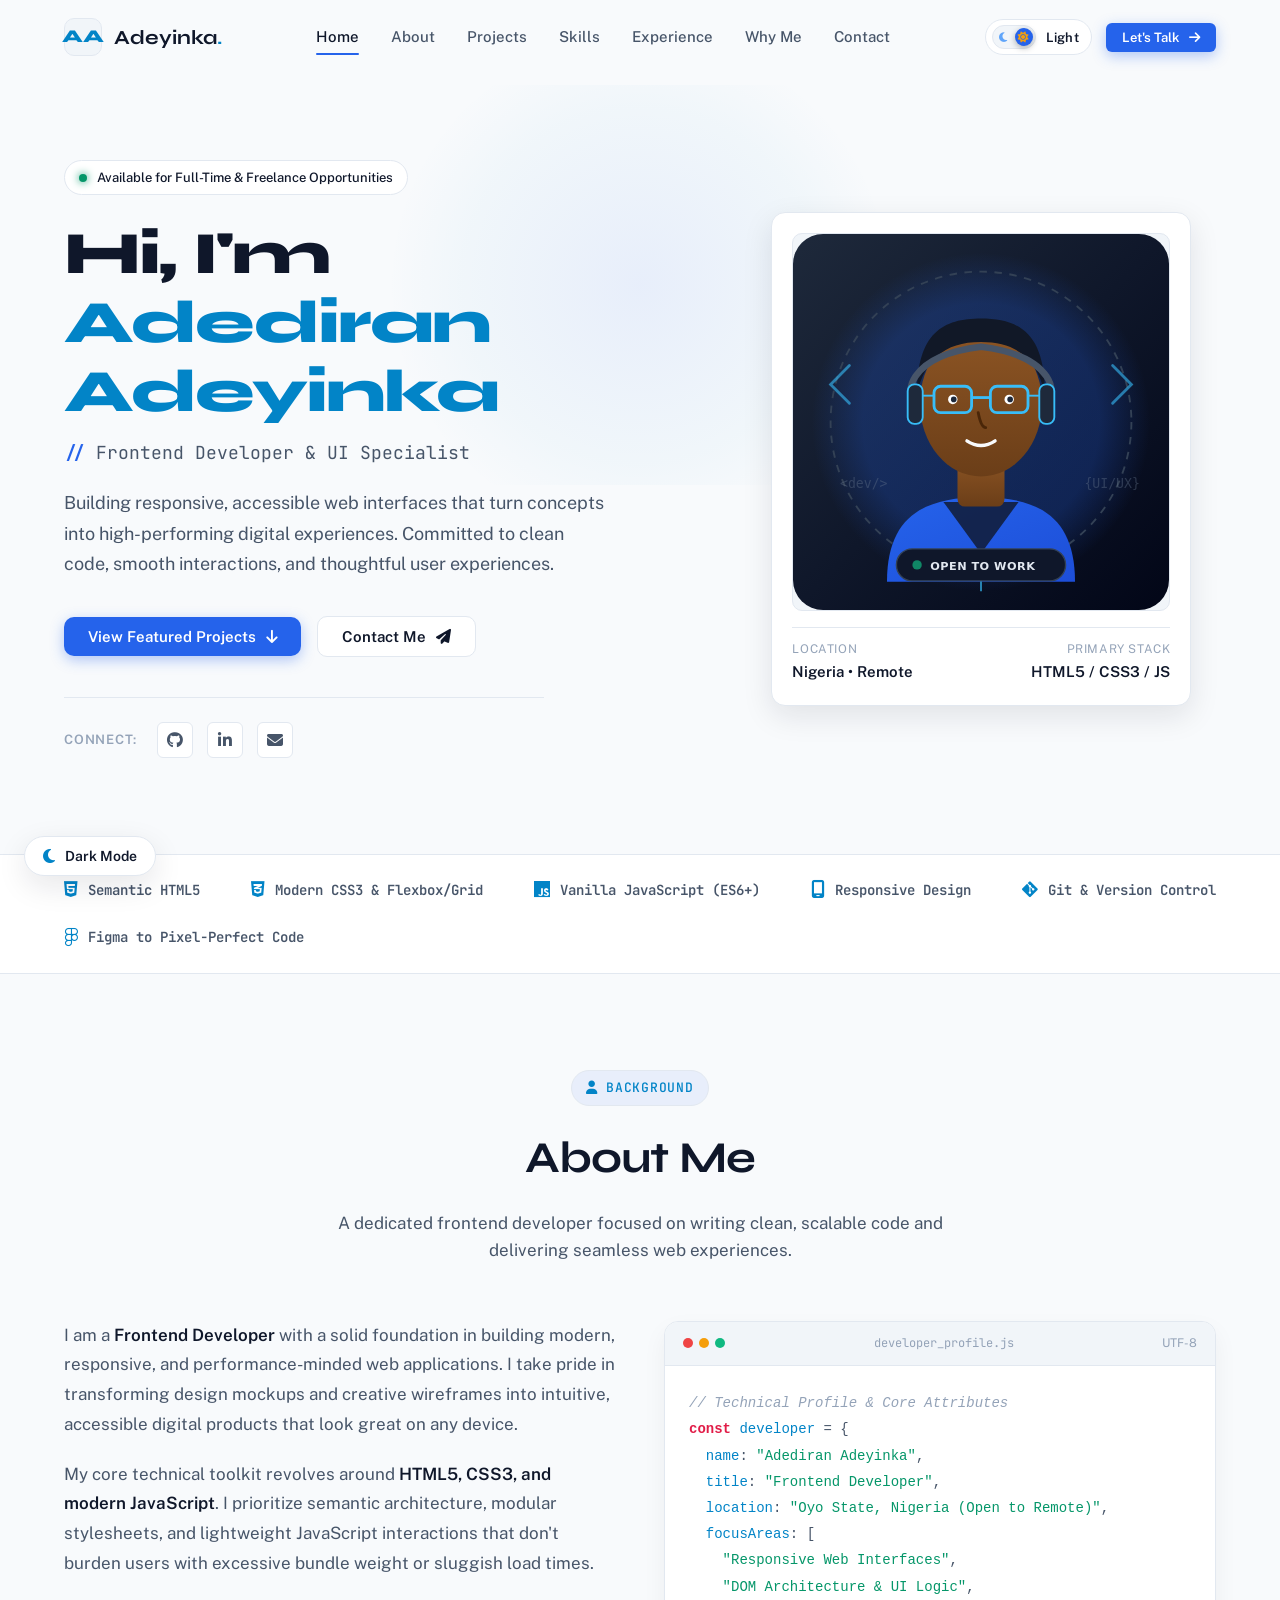
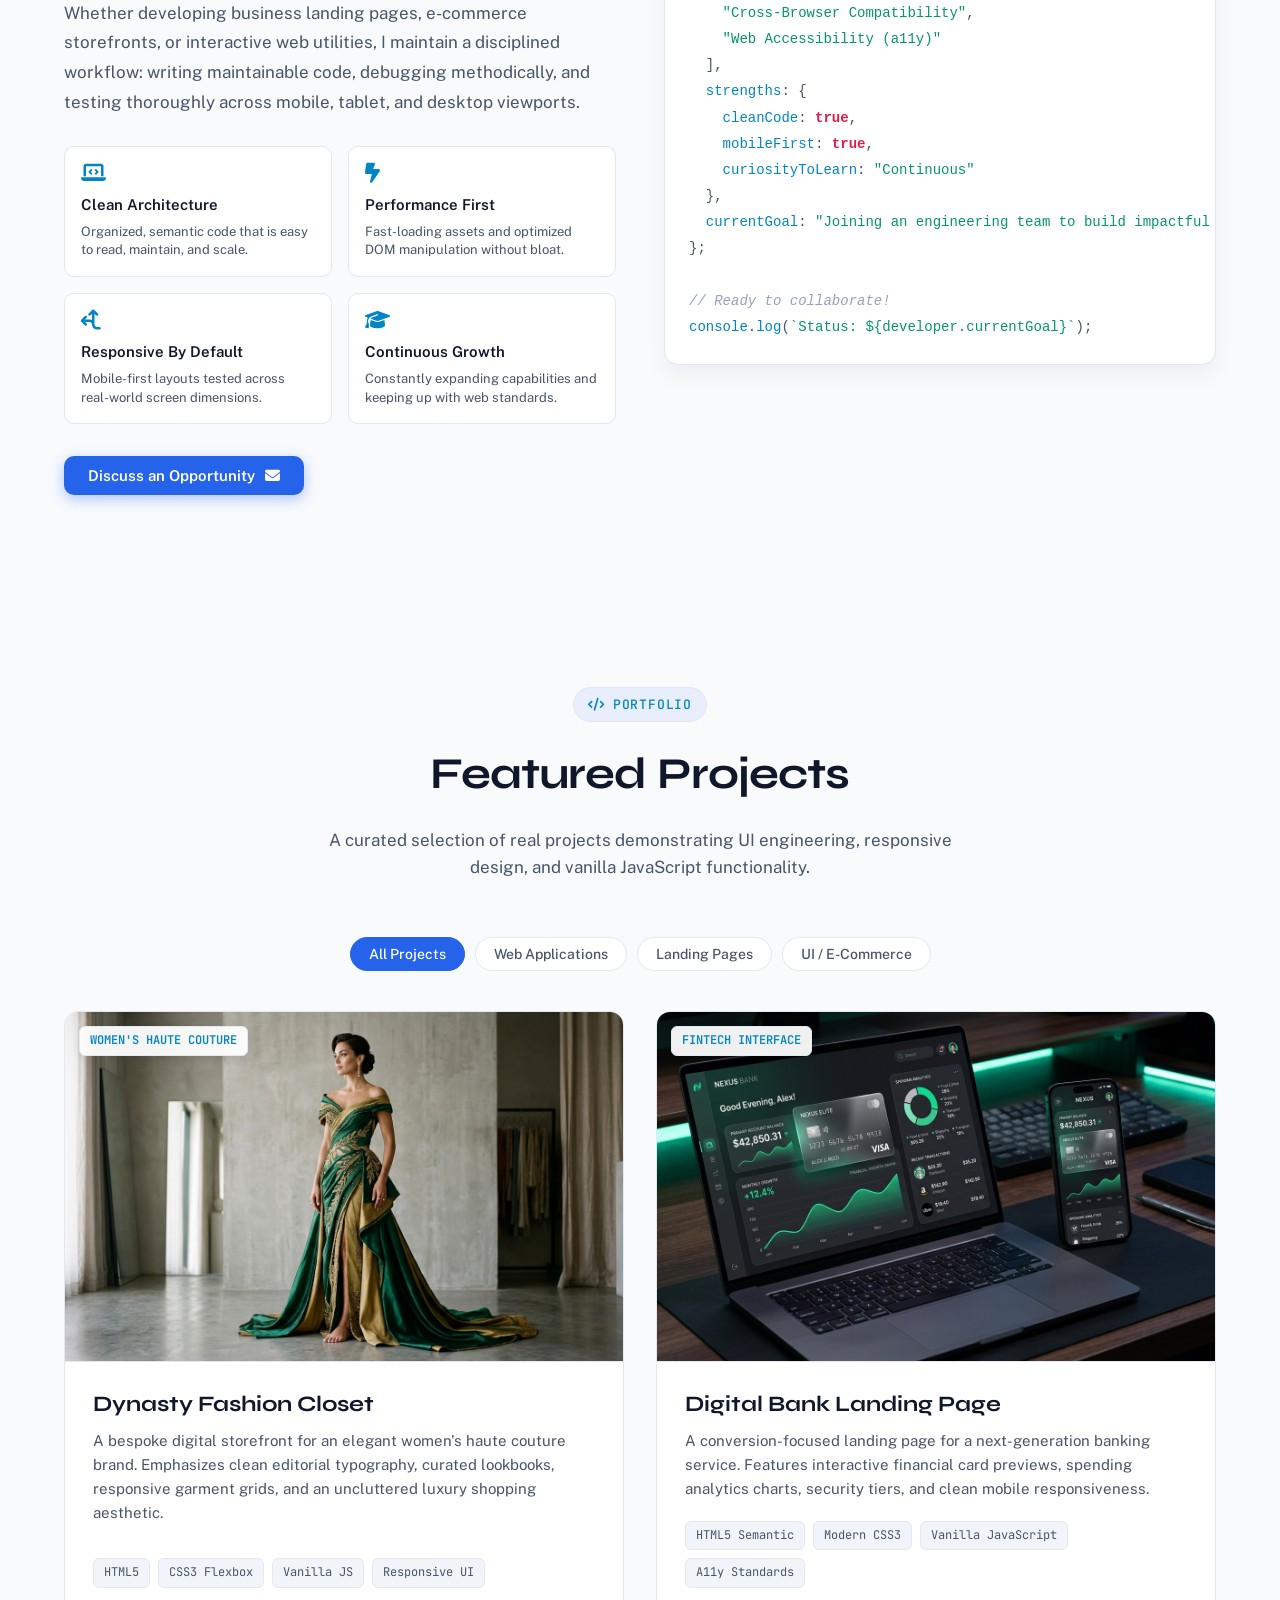
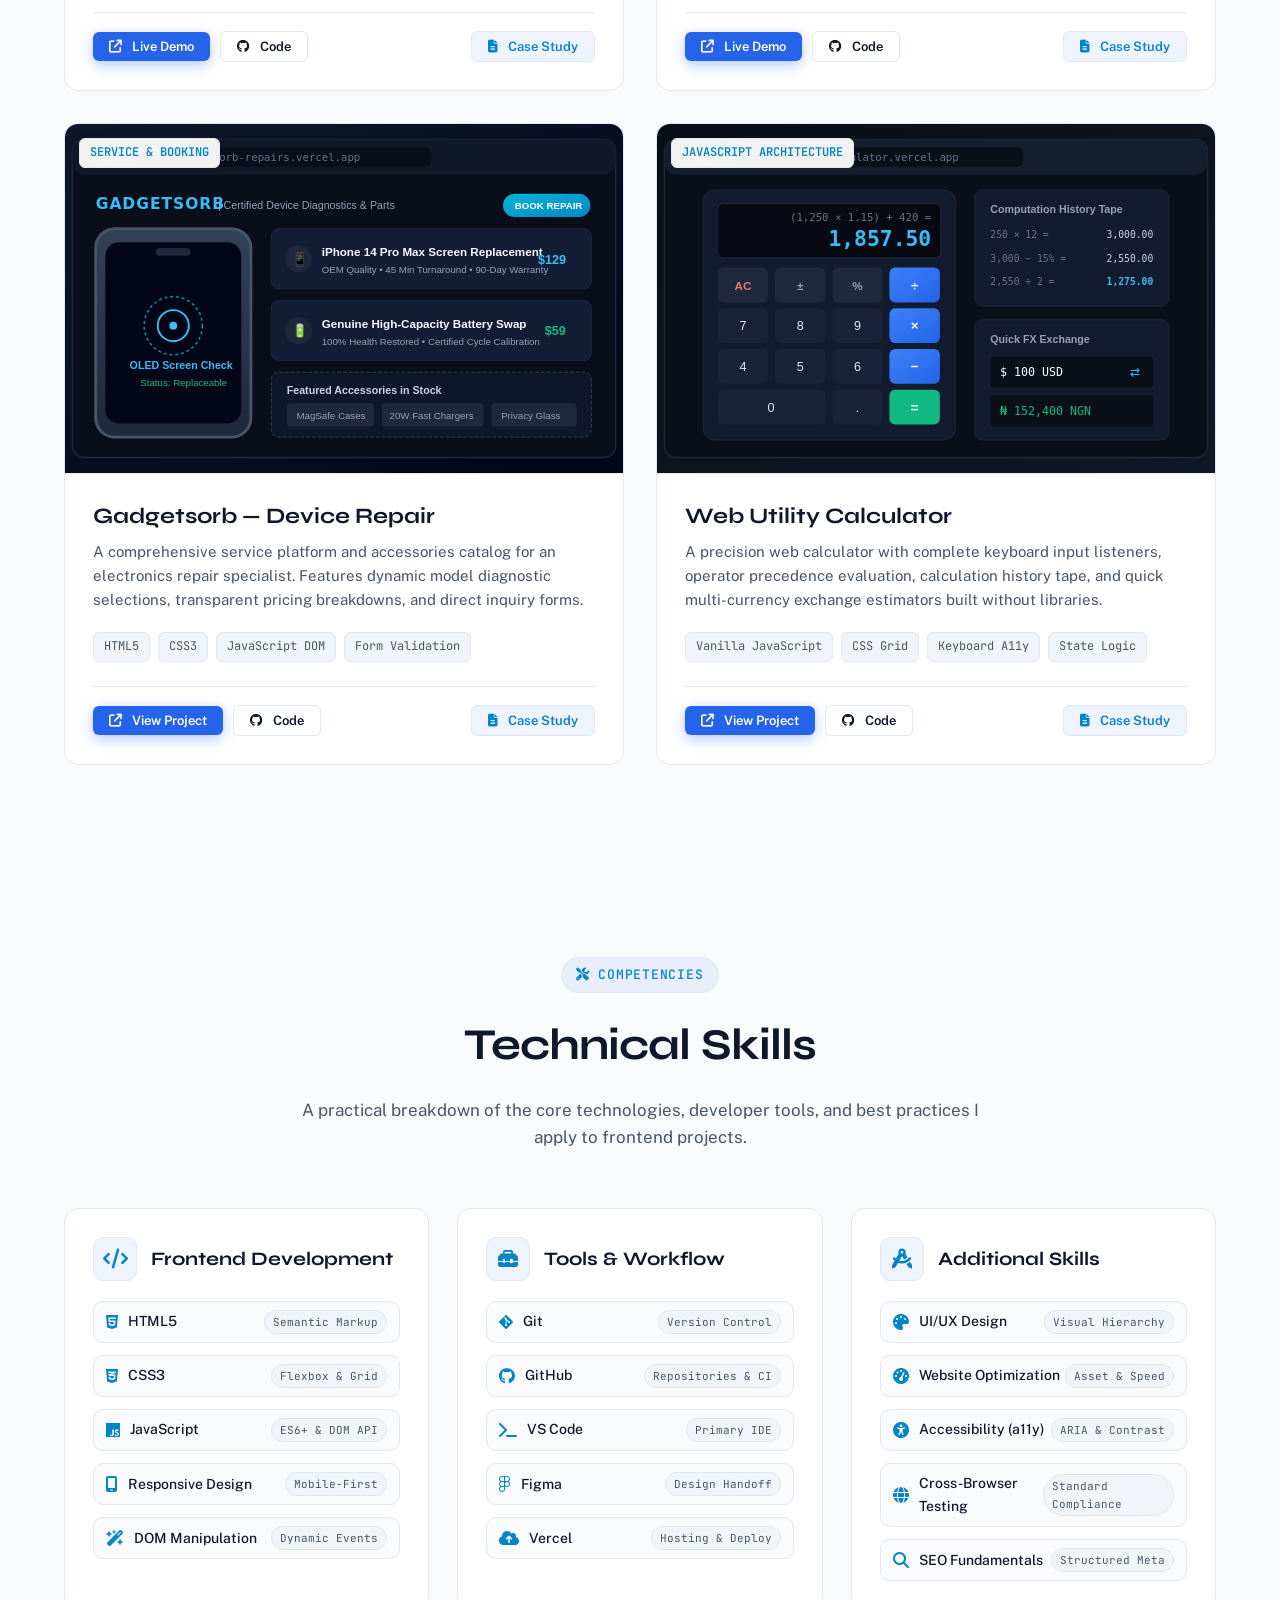
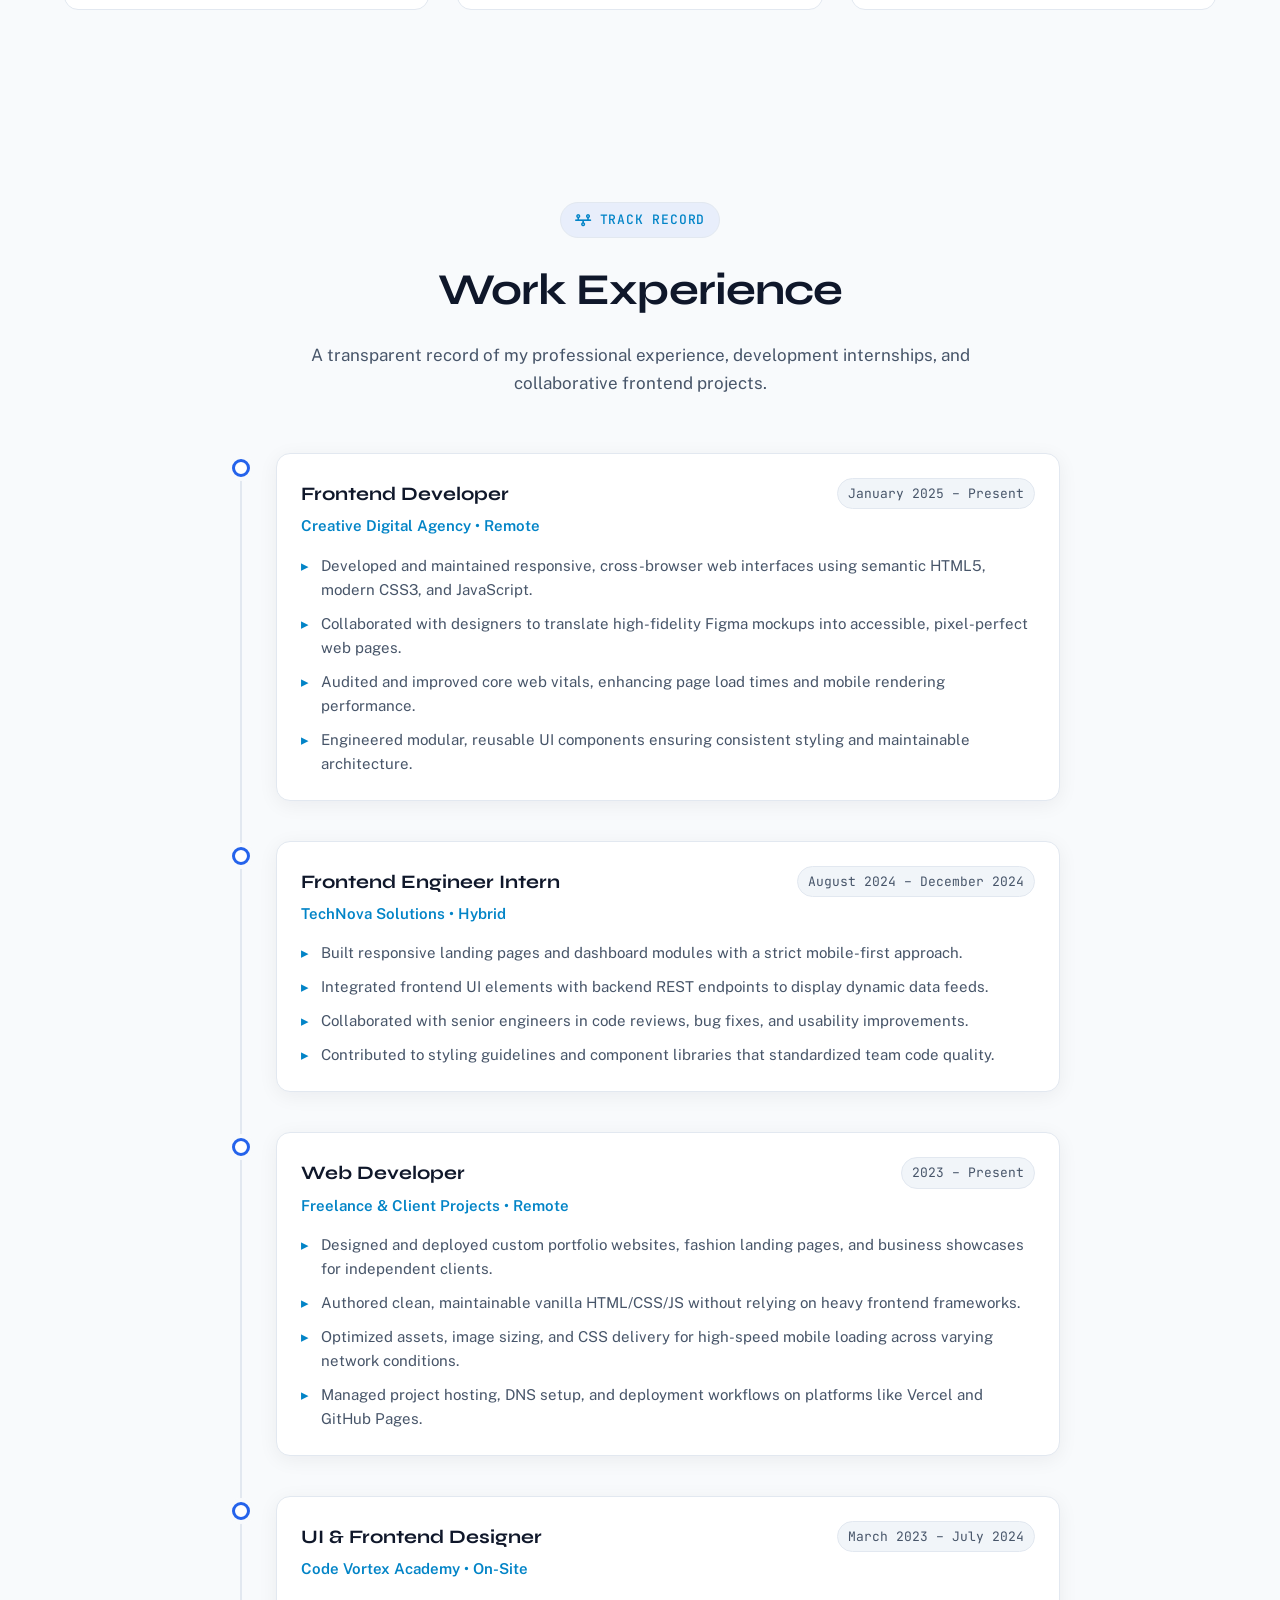
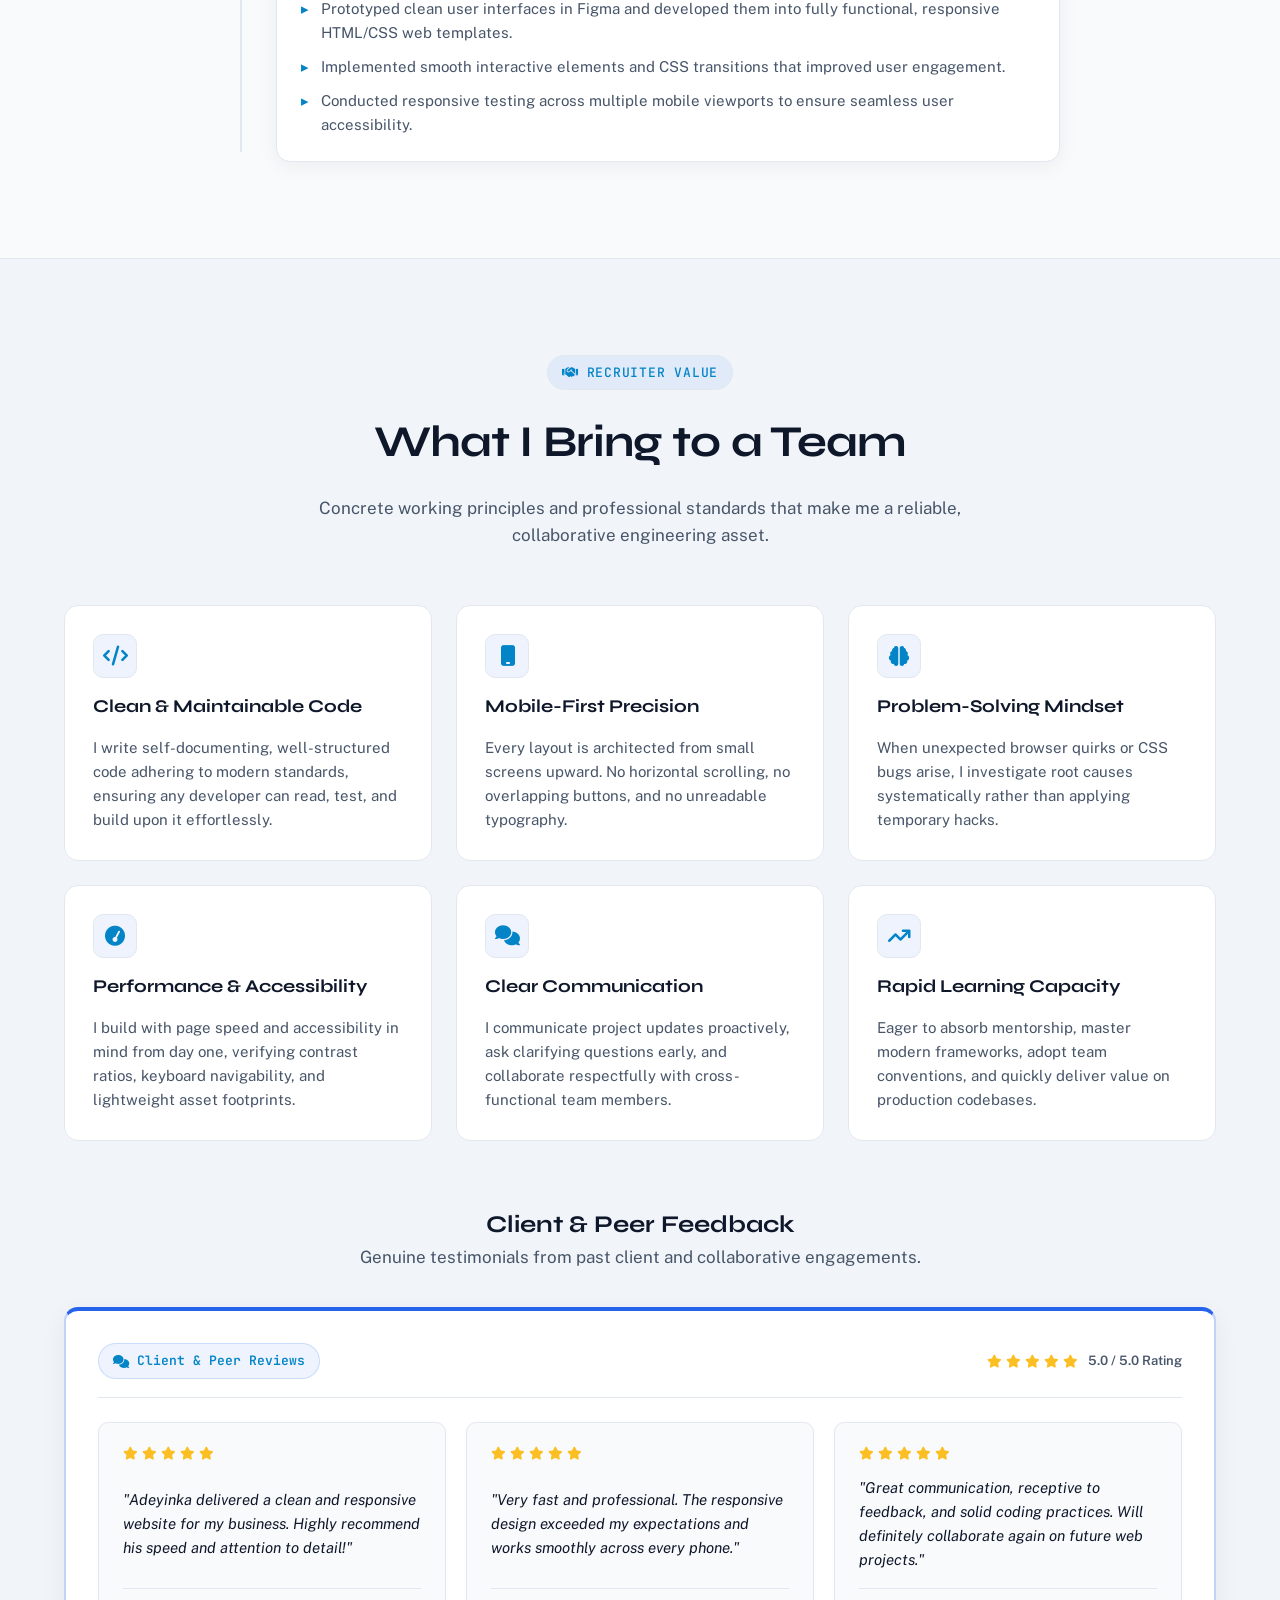
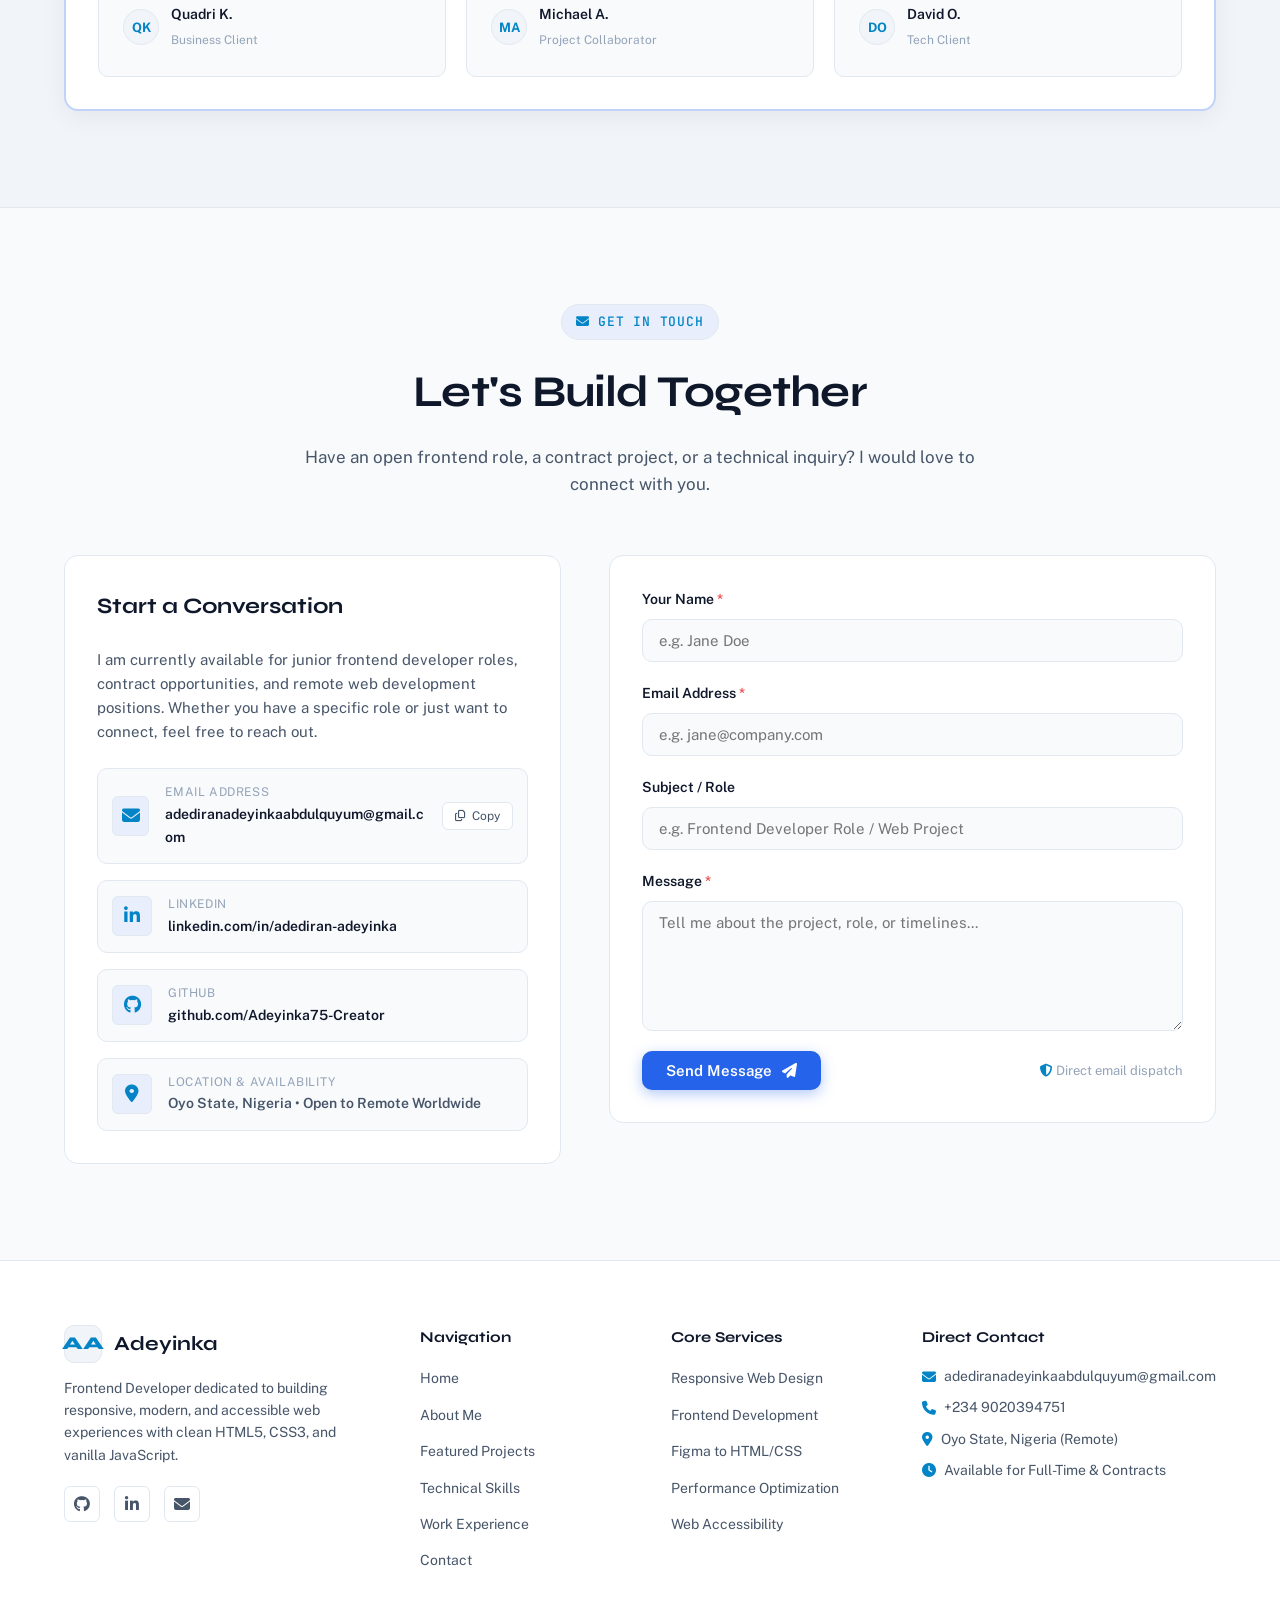
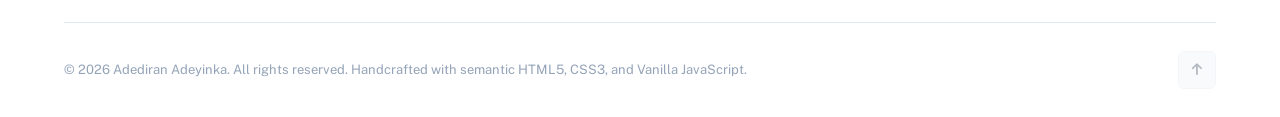
<file: index.html>
<!DOCTYPE html>
<html lang="en">
<head>
  <meta charset="UTF-8">
  <meta name="viewport" content="width=device-width, initial-scale=1.0">
  
  <!-- Primary Meta Tags -->
  <title>Adediran Adeyinka — Frontend Developer Portfolio</title>
  <meta name="title" content="Adediran Adeyinka — Frontend Developer Portfolio">
  <meta name="description" content="Professional portfolio of Adediran Adeyinka, a Frontend Developer crafting modern, responsive, and performance-driven web applications with clean HTML5, CSS3, and JavaScript.">
  <meta name="keywords" content="Adediran Adeyinka, Frontend Developer, Web Developer, JavaScript Developer, HTML5, CSS3, Portfolio, Responsive Design">
  <meta name="author" content="Adediran Adeyinka">

  <!-- Open Graph / Social Sharing -->
  <meta property="og:type" content="website">
  <meta property="og:url" content="https://adeyinka-dev.vercel.app/">
  <meta property="og:title" content="Adediran Adeyinka — Frontend Developer Portfolio">
  <meta property="og:description" content="Building responsive web interfaces that turn concepts into high-performing digital experiences. Explore featured projects, case studies, and technical skills.">
  <meta property="og:image" content="/images/project-bank.jpg">

  <!-- Twitter Card -->
  <meta name="twitter:card" content="summary_large_image">
  <meta name="twitter:title" content="Adediran Adeyinka — Frontend Developer">
  <meta name="twitter:description" content="Professional Frontend Developer portfolio showcasing modern responsive projects, case studies, and skills.">
  <meta name="twitter:image" content="/images/project-bank.jpg">

  <!-- Favicon -->
  <link rel="icon" type="image/svg+xml" href="/images/favicon.svg">
  <link rel="apple-touch-icon" href="/images/favicon.svg">

  <!-- Font Awesome CDN for clean, standard icons -->
 <link rel="stylesheet" href="https://cdnjs.cloudflare.com/ajax/libs/font-awesome/6.5.0/css/all.min.css">

  <!-- Vanilla CSS Stylesheet -->
  <link rel="stylesheet" href="./css/style.css">

  <!-- Inline theme initializer to avoid any theme flicker -->
  <script>
    (function() {
      try {
        var savedTheme = localStorage.getItem('portfolio-theme');
        var prefersLight = window.matchMedia && window.matchMedia('(prefers-color-scheme: light)').matches;
        if (savedTheme === 'light' || (!savedTheme && prefersLight)) {
          document.documentElement.setAttribute('data-theme', 'light');
        } else {
          document.documentElement.removeAttribute('data-theme');
        }
      } catch (e) {}
    })();
  </script>
<link rel="stylesheet" href="https://cdnjs.cloudflare.com/ajax/libs/font-awesome/6.5.2/css/all.min.css">
</head>
<body>
  <!-- Skip to content for keyboard accessibility -->
  <a href="#mainContent" class="skip-link">Skip to main content</a>

  <!-- ========================================================================
       STICKY NAVBAR
       ======================================================================== -->
  <header class="site-header" id="siteHeader">
    <div class="container nav-container">
      <a href="#home" class="brand-logo" aria-label="Adediran Adeyinka Homepage">
        <div class="brand-badge">AA</div>
        <span>Adeyinka<span style="color: var(--accent-cyan);">.</span></span>
      </a>

      <!-- Desktop Navigation Links -->
      <nav class="nav-menu" aria-label="Primary Navigation">
        <a href="#home" class="nav-link active">Home</a>
        <a href="#about" class="nav-link">About</a>
        <a href="#projects" class="nav-link">Projects</a>
        <a href="#skills" class="nav-link">Skills</a>
        <a href="#experience" class="nav-link">Experience</a>
        <a href="#value" class="nav-link">Why Me</a>
        <a href="#contact" class="nav-link">Contact</a>
      </nav>

      <!-- Nav Actions (Interactive Theme Switch Pill & CTA) -->
      <div class="nav-actions">
        <button class="theme-switch-pill" id="themeToggleBtn" type="button" aria-label="Switch between dark and light mode" title="Toggle theme (Light/Dark)">
          <span class="theme-pill-track" aria-hidden="true">
            <span class="theme-pill-icon moon-icon"><i class="fa-solid fa-moon"></i></span>
            <span class="theme-pill-icon sun-icon"><i class="fa-solid fa-sun"></i></span>
            <span class="theme-pill-thumb"></span>
          </span>
          <span class="theme-pill-text" id="themePillLabel">Dark</span>
        </button>

        <a href="#contact" class="btn btn-primary btn-sm" id="navHireMeBtn">
          <span>Let's Talk</span>
          <i class="fa-solid fa-arrow-right" aria-hidden="true"></i>
        </a>

        <button class="mobile-toggle-btn" id="mobileMenuBtn" type="button" aria-label="Open mobile navigation menu">
          <i class="fa-solid fa-bars" aria-hidden="true"></i>
        </button>
      </div>
    </div>
  </header>

  <!-- Mobile Drawer Backdrop -->
  <div class="mobile-nav-backdrop" id="mobileNavBackdrop"></div>

  <!-- Mobile Navigation Drawer -->
  <aside class="mobile-nav" id="mobileNav" aria-label="Mobile Navigation Menu">
    <div>
      <div class="mobile-nav-header">
        <div class="brand-logo">
          <div class="brand-badge">AA</div>
          <span>Adeyinka</span>
        </div>
        <button class="mobile-nav-close" id="mobileCloseBtn" type="button" aria-label="Close navigation menu">
          <i class="fa-solid fa-xmark" aria-hidden="true"></i>
        </button>
      </div>

      <nav class="mobile-nav-links">
        <a href="#home" class="nav-link">Home</a>
        <a href="#about" class="nav-link">About</a>
        <a href="#projects" class="nav-link">Projects</a>
        <a href="#skills" class="nav-link">Skills</a>
        <a href="#experience" class="nav-link">Experience</a>
        <a href="#value" class="nav-link">Why Me</a>
        <a href="#contact" class="nav-link">Contact</a>
      </nav>

      <!-- Mobile Theme Selector -->
      <div class="mobile-theme-section">
        <span class="mobile-theme-label"><i class="fa-solid fa-circle-half-stroke"></i> Theme Mode</span>
        <div class="theme-segmented-control" role="radiogroup" aria-label="Select Theme Mode">
          <button type="button" class="theme-segment-btn active" id="mobileThemeDarkBtn" aria-label="Switch to dark theme">
            <i class="fa-solid fa-moon"></i>
            <span>Dark</span>
          </button>
          <button type="button" class="theme-segment-btn" id="mobileThemeLightBtn" aria-label="Switch to light theme">
            <i class="fa-solid fa-sun"></i>
            <span>Light</span>
          </button>
        </div>
      </div>
    </div>

    <div class="mobile-nav-footer">
      <a href="#contact" class="btn btn-primary" style="width: 100%;">
        <span>Get in Touch</span>
        <i class="fa-solid fa-envelope" aria-hidden="true"></i>
      </a>
    </div>
  </aside>

  <!-- ========================================================================
       MAIN CONTENT WRAPPER
       ======================================================================== -->
  <main id="mainContent">

    <!-- ======================================================================
         HERO SECTION
         ====================================================================== -->
    <section class="section hero-section" id="home">
      <div class="hero-glow-bg" aria-hidden="true"></div>

      <div class="container hero-grid">
        <div class="hero-content reveal-fade-up">
          <div class="status-badge">
            <span class="status-dot"></span>
            <span>Available for Full-Time &amp; Freelance Opportunities</span>
          </div>

          <h1 class="hero-title">
            Hi, I'm <span class="highlight-text">Adediran Adeyinka</span>
          </h1>

          <div class="hero-role">
            <span>Frontend Developer &amp; UI Specialist</span>
          </div>

          <p class="hero-tagline">
            Building responsive, accessible web interfaces that turn concepts into high-performing digital experiences. Committed to clean code, smooth interactions, and thoughtful user experiences.
          </p>

          <div class="hero-cta-group">
            <a href="#projects" class="btn btn-primary">
              <span>View Featured Projects</span>
              <i class="fa-solid fa-arrow-down" aria-hidden="true"></i>
            </a>
            <a href="#contact" class="btn btn-secondary">
              <span>Contact Me</span>
              <i class="fa-solid fa-paper-plane" aria-hidden="true"></i>
            </a>
          </div>

          <div class="hero-social-strip">
            <span class="hero-social-label">Connect:</span>
            <div class="hero-social-icons">
              <a href="https://github.com/Adeyinka75-Creator" target="_blank" rel="noopener noreferrer" class="hero-social-link" aria-label="GitHub Profile">
                <i class="fa-brands fa-github" aria-hidden="true"></i>
              </a>
              <a href="https://linkedin.com/" target="_blank" rel="noopener noreferrer" class="hero-social-link" aria-label="LinkedIn Profile">
                <i class="fa-brands fa-linkedin-in" aria-hidden="true"></i>
              </a>
              <a href="mailto:adediranadeyinkaabdulquyum@gmail.com" class="hero-social-link" aria-label="Direct Email">
                <i class="fa-solid fa-envelope" aria-hidden="true"></i>
              </a>
            </div>
          </div>
        </div>

        <div class="hero-visual reveal-fade-up">
          <div class="hero-card">
            <div class="avatar-wrapper">
              <img src="/images/profile-avatar.svg" alt="Portrait illustration of frontend developer Adediran Adeyinka" width="380" height="380" />
            </div>
            <div class="hero-card-meta">
              <div class="meta-item">
                <span class="meta-label">Location</span>
                <span class="meta-value">Nigeria • Remote</span>
              </div>
              <div class="meta-item" style="text-align: right;">
                <span class="meta-label">Primary Stack</span>
                <span class="meta-value">HTML5 / CSS3 / JS</span>
              </div>
            </div>
          </div>
        </div>
      </div>
    </section>

    <!-- Tech Ticker Bar -->
    <div class="tech-ticker-section">
      <div class="container ticker-wrapper">
        <div class="ticker-item"><i class="fa-brands fa-html5"></i> Semantic HTML5</div>
        <div class="ticker-item"><i class="fa-brands fa-css3-alt"></i> Modern CSS3 &amp; Flexbox/Grid</div>
        <div class="ticker-item"><i class="fa-brands fa-js"></i> Vanilla JavaScript (ES6+)</div>
        <div class="ticker-item"><i class="fa-solid fa-mobile-screen"></i> Responsive Design</div>
        <div class="ticker-item"><i class="fa-brands fa-git-alt"></i> Git &amp; Version Control</div>
        <div class="ticker-item"><i class="fa-brands fa-figma"></i> Figma to Pixel-Perfect Code</div>
      </div>
    </div>

    <!-- ======================================================================
         ABOUT ME SECTION
         ====================================================================== -->
    <section class="section" id="about">
      <div class="container">
        <div class="section-header reveal-fade-up">
          <div class="section-badge"><i class="fa-solid fa-user"></i> Background</div>
          <h2 class="section-title">About Me</h2>
          <p class="section-description">A dedicated frontend developer focused on writing clean, scalable code and delivering seamless web experiences.</p>
        </div>

        <div class="about-grid">
          <div class="about-narrative reveal-fade-up">
            <p>
              I am a <strong>Frontend Developer</strong> with a solid foundation in building modern, responsive, and performance-minded web applications. I take pride in transforming design mockups and creative wireframes into intuitive, accessible digital products that look great on any device.
            </p>
            <p>
              My core technical toolkit revolves around <strong>HTML5, CSS3, and modern JavaScript</strong>. I prioritize semantic architecture, modular stylesheets, and lightweight JavaScript interactions that don't burden users with excessive bundle weight or sluggish load times.
            </p>
            <p>
              Whether developing business landing pages, e-commerce storefronts, or interactive web utilities, I maintain a disciplined workflow: writing maintainable code, debugging methodically, and testing thoroughly across mobile, tablet, and desktop viewports.
            </p>

            <div class="about-highlights">
              <div class="highlight-box">
                <i class="fa-solid fa-laptop-code highlight-icon"></i>
                <h4>Clean Architecture</h4>
                <p>Organized, semantic code that is easy to read, maintain, and scale.</p>
              </div>
              <div class="highlight-box">
                <i class="fa-solid fa-bolt-lightning highlight-icon"></i>
                <h4>Performance First</h4>
                <p>Fast-loading assets and optimized DOM manipulation without bloat.</p>
              </div>
              <div class="highlight-box">
                <i class="fa-solid fa-arrows-split-up-and-left highlight-icon"></i>
                <h4>Responsive By Default</h4>
                <p>Mobile-first layouts tested across real-world screen dimensions.</p>
              </div>
              <div class="highlight-box">
                <i class="fa-solid fa-graduation-cap highlight-icon"></i>
                <h4>Continuous Growth</h4>
                <p>Constantly expanding capabilities and keeping up with web standards.</p>
              </div>
            </div>

            <div>
              <a href="#contact" class="btn btn-primary">
                <span>Discuss an Opportunity</span>
                <i class="fa-solid fa-envelope" aria-hidden="true"></i>
              </a>
            </div>
          </div>

          <!-- Code Snapshot Terminal Visual -->
          <div class="code-window-card reveal-fade-up">
            <div class="code-window-header">
              <div class="window-dots">
                <span class="dot dot-red"></span>
                <span class="dot dot-yellow"></span>
                <span class="dot dot-green"></span>
              </div>
              <span class="window-title">developer_profile.js</span>
              <span style="font-size: 0.75rem; color: var(--text-faint);">UTF-8</span>
            </div>
            <pre class="code-window-body"><code><span class="code-comment">// Technical Profile &amp; Core Attributes</span>
<span class="code-keyword">const</span> <span class="code-prop">developer</span> = {
  <span class="code-prop">name</span>: <span class="code-string">"Adediran Adeyinka"</span>,
  <span class="code-prop">title</span>: <span class="code-string">"Frontend Developer"</span>,
  <span class="code-prop">location</span>: <span class="code-string">"Oyo State, Nigeria (Open to Remote)"</span>,
  <span class="code-prop">focusAreas</span>: [
    <span class="code-string">"Responsive Web Interfaces"</span>,
    <span class="code-string">"DOM Architecture &amp; UI Logic"</span>,
    <span class="code-string">"Cross-Browser Compatibility"</span>,
    <span class="code-string">"Web Accessibility (a11y)"</span>
  ],
  <span class="code-prop">strengths</span>: {
    <span class="code-prop">cleanCode</span>: <span class="code-keyword">true</span>,
    <span class="code-prop">mobileFirst</span>: <span class="code-keyword">true</span>,
    <span class="code-prop">curiosityToLearn</span>: <span class="code-string">"Continuous"</span>
  },
  <span class="code-prop">currentGoal</span>: <span class="code-string">"Joining an engineering team to build impactful web products"</span>
};

<span class="code-comment">// Ready to collaborate!</span>
<span class="code-prop">console</span>.<span class="code-prop">log</span>(<span class="code-string">`Status: ${developer.currentGoal}`</span>);</code></pre>
          </div>
        </div>
      </div>
    </section>

    <!-- ======================================================================
         FEATURED PROJECTS SECTION
         ====================================================================== -->
    <section class="section" id="projects">
      <div class="container">
        <div class="section-header reveal-fade-up">
          <div class="section-badge"><i class="fa-solid fa-code"></i> Portfolio</div>
          <h2 class="section-title">Featured Projects</h2>
          <p class="section-description">A curated selection of real projects demonstrating UI engineering, responsive design, and vanilla JavaScript functionality.</p>
        </div>

        <!-- Filter Controls -->
        <div class="project-filter-bar reveal-fade-up" role="tablist" aria-label="Project Categories">
          <button class="filter-btn active" data-filter="all" type="button">All Projects</button>
          <button class="filter-btn" data-filter="web-app" type="button">Web Applications</button>
          <button class="filter-btn" data-filter="landing-page" type="button">Landing Pages</button>
          <button class="filter-btn" data-filter="ui-ux" type="button">UI / E-Commerce</button>
        </div>

        <!-- Projects Grid -->
        <div class="projects-grid">

          <!-- Project 1: Dynasty Fashion Designer -->
          <article class="project-card reveal-fade-up" data-category="ui-ux landing-page" id="project-dynasty">
            <div class="project-image-box">
              <span class="project-badge-overlay">Women's Haute Couture</span>
              <img src="/images/project-dynasty.jpg" alt="Dynasty Fashion Closet luxury women's fashion collection" loading="lazy" width="600" height="360" referrerPolicy="no-referrer" />
            </div>
            <div class="project-content-box">
              <h3 class="project-title">Dynasty Fashion Closet</h3>
              <p class="project-description">
                A bespoke digital storefront for an elegant women's haute couture brand. Emphasizes clean editorial typography, curated lookbooks, responsive garment grids, and an uncluttered luxury shopping aesthetic.
              </p>
              <div class="project-tech-tags">
                <span class="tech-tag">HTML5</span>
                <span class="tech-tag">CSS3 Flexbox</span>
                <span class="tech-tag">Vanilla JS</span>
                <span class="tech-tag">Responsive UI</span>
              </div>
              <div class="project-action-bar">
                <div class="project-links">
                  <a href="https://dynasty-fashion-designer.vercel.app/" target="_blank" rel="noopener noreferrer" class="btn btn-primary btn-sm" aria-label="Live demo for Dynasty Fashion">
                    <i class="fa-solid fa-arrow-up-right-from-square"></i>
                    <span>Live Demo</span>
                  </a>
                  <a href="https://github.com/Adeyinka75-Creator" target="_blank" rel="noopener noreferrer" class="btn btn-secondary btn-sm" aria-label="GitHub code for Dynasty Fashion">
                    <i class="fa-brands fa-github"></i>
                    <span>Code</span>
                  </a>
                </div>
                <button class="btn btn-sm project-btn-details" data-case-study="dynasty" type="button">
                  <i class="fa-solid fa-file-lines"></i>
                  <span>Case Study</span>
                </button>
              </div>
            </div>
          </article>

          <!-- Project 2: Digital Bank Landing Page -->
          <article class="project-card reveal-fade-up" data-category="landing-page web-app" id="project-bank">
            <div class="project-image-box">
              <span class="project-badge-overlay">Fintech Interface</span>
              <img src="/images/project-bank.jpg" alt="Digital Bank modern fintech dashboard and card preview" loading="lazy" width="600" height="360" referrerPolicy="no-referrer" />
            </div>
            <div class="project-content-box">
              <h3 class="project-title">Digital Bank Landing Page</h3>
              <p class="project-description">
                A conversion-focused landing page for a next-generation banking service. Features interactive financial card previews, spending analytics charts, security tiers, and clean mobile responsiveness.
              </p>
              <div class="project-tech-tags">
                <span class="tech-tag">HTML5 Semantic</span>
                <span class="tech-tag">Modern CSS3</span>
                <span class="tech-tag">Vanilla JavaScript</span>
                <span class="tech-tag">A11y Standards</span>
              </div>
              <div class="project-action-bar">
                <div class="project-links">
                  <a href="https://digital-landing-page-two.vercel.app/" target="_blank" rel="noopener noreferrer" class="btn btn-primary btn-sm" aria-label="Live demo for Digital Bank">
                    <i class="fa-solid fa-arrow-up-right-from-square"></i>
                    <span>Live Demo</span>
                  </a>
                  <a href="https://github.com/Adeyinka75-Creator" target="_blank" rel="noopener noreferrer" class="btn btn-secondary btn-sm" aria-label="GitHub code for Digital Bank">
                    <i class="fa-brands fa-github"></i>
                    <span>Code</span>
                  </a>
                </div>
                <button class="btn btn-sm project-btn-details" data-case-study="bank" type="button">
                  <i class="fa-solid fa-file-lines"></i>
                  <span>Case Study</span>
                </button>
              </div>
            </div>
          </article>

          <!-- Project 3: Gadgetsorb iPhone Repair & Accessories -->
          <article class="project-card reveal-fade-up" data-category="ui-ux web-app" id="project-gadgetsorb">
            <div class="project-image-box">
              <span class="project-badge-overlay">Service &amp; Booking</span>
              <img src="/images/project-gadgetsorb.svg" alt="Gadgetsorb iPhone Repair website preview" loading="lazy" width="600" height="360" />
            </div>
            <div class="project-content-box">
              <h3 class="project-title">Gadgetsorb — Device Repair</h3>
              <p class="project-description">
                A comprehensive service platform and accessories catalog for an electronics repair specialist. Features dynamic model diagnostic selections, transparent pricing breakdowns, and direct inquiry forms.
              </p>
              <div class="project-tech-tags">
                <span class="tech-tag">HTML5</span>
                <span class="tech-tag">CSS3</span>
                <span class="tech-tag">JavaScript DOM</span>
                <span class="tech-tag">Form Validation</span>
              </div>
              <div class="project-action-bar">
                <div class="project-links">
                  <!-- Note: Replace with custom URL if different -->
                  <a href="https://github.com/Adeyinka75-Creator" target="_blank" rel="noopener noreferrer" class="btn btn-primary btn-sm" aria-label="View Gadgetsorb project">
                    <i class="fa-solid fa-arrow-up-right-from-square"></i>
                    <span>View Project</span>
                  </a>
                  <a href="https://github.com/Adeyinka75-Creator" target="_blank" rel="noopener noreferrer" class="btn btn-secondary btn-sm" aria-label="GitHub code for Gadgetsorb">
                    <i class="fa-brands fa-github"></i>
                    <span>Code</span>
                  </a>
                </div>
                <button class="btn btn-sm project-btn-details" data-case-study="gadgetsorb" type="button">
                  <i class="fa-solid fa-file-lines"></i>
                  <span>Case Study</span>
                </button>
              </div>
            </div>
          </article>

          <!-- Project 4: Interactive Calculator & Converter -->
          <article class="project-card reveal-fade-up" data-category="web-app" id="project-calculator">
            <div class="project-image-box">
              <span class="project-badge-overlay">JavaScript Architecture</span>
              <img src="/images/project-calculator.svg" alt="Interactive Calculator web application preview" loading="lazy" width="600" height="360" />
            </div>
            <div class="project-content-box">
              <h3 class="project-title">Web Utility Calculator</h3>
              <p class="project-description">
                A precision web calculator with complete keyboard input listeners, operator precedence evaluation, calculation history tape, and quick multi-currency exchange estimators built without libraries.
              </p>
              <div class="project-tech-tags">
                <span class="tech-tag">Vanilla JavaScript</span>
                <span class="tech-tag">CSS Grid</span>
                <span class="tech-tag">Keyboard A11y</span>
                <span class="tech-tag">State Logic</span>
              </div>
              <div class="project-action-bar">
                <div class="project-links">
                  <a href="https://github.com/Adeyinka75-Creator" target="_blank" rel="noopener noreferrer" class="btn btn-primary btn-sm" aria-label="View Calculator project">
                    <i class="fa-solid fa-arrow-up-right-from-square"></i>
                    <span>View Project</span>
                  </a>
                  <a href="https://github.com/Adeyinka75-Creator" target="_blank" rel="noopener noreferrer" class="btn btn-secondary btn-sm" aria-label="GitHub code for Calculator">
                    <i class="fa-brands fa-github"></i>
                    <span>Code</span>
                  </a>
                </div>
                <button class="btn btn-sm project-btn-details" data-case-study="calculator" type="button">
                  <i class="fa-solid fa-file-lines"></i>
                  <span>Case Study</span>
                </button>
              </div>
            </div>
          </article>

        </div>
      </div>
    </section>

    <!-- ======================================================================
         SKILLS SECTION
         ====================================================================== -->
    <section class="section" id="skills">
      <div class="container">
        <div class="section-header reveal-fade-up">
          <div class="section-badge"><i class="fa-solid fa-screwdriver-wrench"></i> Competencies</div>
          <h2 class="section-title">Technical Skills</h2>
          <p class="section-description">A practical breakdown of the core technologies, developer tools, and best practices I apply to frontend projects.</p>
        </div>

        <div class="skills-grid">

          <!-- Category 1: Frontend Development -->
          <div class="skills-card reveal-fade-up">
            <div class="skills-card-header">
              <div class="skills-icon-box">
                <i class="fa-solid fa-code"></i>
              </div>
              <h3>Frontend Development</h3>
            </div>
            <div class="skills-list">
              <div class="skill-row">
                <div class="skill-info"><i class="fa-brands fa-html5"></i> <span>HTML5</span></div>
                <span class="skill-badge">Semantic Markup</span>
              </div>
              <div class="skill-row">
                <div class="skill-info"><i class="fa-brands fa-css3-alt"></i> <span>CSS3</span></div>
                <span class="skill-badge">Flexbox &amp; Grid</span>
              </div>
              <div class="skill-row">
                <div class="skill-info"><i class="fa-brands fa-js"></i> <span>JavaScript</span></div>
                <span class="skill-badge">ES6+ &amp; DOM API</span>
              </div>
              <div class="skill-row">
                <div class="skill-info"><i class="fa-solid fa-mobile-screen"></i> <span>Responsive Design</span></div>
                <span class="skill-badge">Mobile-First</span>
              </div>
              <div class="skill-row">
                <div class="skill-info"><i class="fa-solid fa-wand-magic-sparkles"></i> <span>DOM Manipulation</span></div>
                <span class="skill-badge">Dynamic Events</span>
              </div>
            </div>
          </div>

          <!-- Category 2: Tools & Workflow -->
          <div class="skills-card reveal-fade-up">
            <div class="skills-card-header">
              <div class="skills-icon-box">
                <i class="fa-solid fa-toolbox"></i>
              </div>
              <h3>Tools &amp; Workflow</h3>
            </div>
            <div class="skills-list">
              <div class="skill-row">
                <div class="skill-info"><i class="fa-brands fa-git-alt"></i> <span>Git</span></div>
                <span class="skill-badge">Version Control</span>
              </div>
              <div class="skill-row">
                <div class="skill-info"><i class="fa-brands fa-github"></i> <span>GitHub</span></div>
                <span class="skill-badge">Repositories &amp; CI</span>
              </div>
              <div class="skill-row">
                <div class="skill-info"><i class="fa-solid fa-terminal"></i> <span>VS Code</span></div>
                <span class="skill-badge">Primary IDE</span>
              </div>
              <div class="skill-row">
                <div class="skill-info"><i class="fa-brands fa-figma"></i> <span>Figma</span></div>
                <span class="skill-badge">Design Handoff</span>
              </div>
              <div class="skill-row">
                <div class="skill-info"><i class="fa-solid fa-cloud-arrow-up"></i> <span>Vercel</span></div>
                <span class="skill-badge">Hosting &amp; Deploy</span>
              </div>
            </div>
          </div>

          <!-- Category 3: Additional Skills & UX -->
          <div class="skills-card reveal-fade-up">
            <div class="skills-card-header">
              <div class="skills-icon-box">
                <i class="fa-solid fa-compass-drafting"></i>
              </div>
              <h3>Additional Skills</h3>
            </div>
            <div class="skills-list">
              <div class="skill-row">
                <div class="skill-info"><i class="fa-solid fa-palette"></i> <span>UI/UX Design</span></div>
                <span class="skill-badge">Visual Hierarchy</span>
              </div>
              <div class="skill-row">
                <div class="skill-info"><i class="fa-solid fa-gauge-high"></i> <span>Website Optimization</span></div>
                <span class="skill-badge">Asset &amp; Speed</span>
              </div>
              <div class="skill-row">
                <div class="skill-info"><i class="fa-solid fa-universal-access"></i> <span>Accessibility (a11y)</span></div>
                <span class="skill-badge">ARIA &amp; Contrast</span>
              </div>
              <div class="skill-row">
                <div class="skill-info"><i class="fa-solid fa-globe"></i> <span>Cross-Browser Testing</span></div>
                <span class="skill-badge">Standard Compliance</span>
              </div>
              <div class="skill-row">
                <div class="skill-info"><i class="fa-solid fa-magnifying-glass"></i> <span>SEO Fundamentals</span></div>
                <span class="skill-badge">Structured Meta</span>
              </div>
            </div>
          </div>

        </div>
      </div>
    </section>

    <!-- ======================================================================
         EXPERIENCE SECTION
         ====================================================================== -->
    <section class="section" id="experience">
      <div class="container">
        <div class="section-header reveal-fade-up">
          <div class="section-badge"><i class="fa-solid fa-timeline"></i> Track Record</div>
          <h2 class="section-title">Work Experience</h2>
          <p class="section-description">A transparent record of my professional experience, development internships, and collaborative frontend projects.</p>
        </div>

        <div class="timeline-container">

          <!-- Role 1 -->
          <div class="timeline-item reveal-fade-up">
            <div class="timeline-marker"></div>
            <div class="timeline-card">
              <div class="timeline-header">
                <div class="timeline-role-group">
                  <h3>Frontend Developer</h3>
                  <span class="timeline-company">Creative Digital Agency • Remote</span>
                </div>
                <span class="timeline-period-badge">January 2025 – Present</span>
              </div>
              <ul class="timeline-responsibilities">
                <li>Developed and maintained responsive, cross-browser web interfaces using semantic HTML5, modern CSS3, and JavaScript.</li>
                <li>Collaborated with designers to translate high-fidelity Figma mockups into accessible, pixel-perfect web pages.</li>
                <li>Audited and improved core web vitals, enhancing page load times and mobile rendering performance.</li>
                <li>Engineered modular, reusable UI components ensuring consistent styling and maintainable architecture.</li>
              </ul>
            </div>
          </div>

          <!-- Role 2 -->
          <div class="timeline-item reveal-fade-up">
            <div class="timeline-marker"></div>
            <div class="timeline-card">
              <div class="timeline-header">
                <div class="timeline-role-group">
                  <h3>Frontend Engineer Intern</h3>
                  <span class="timeline-company">TechNova Solutions • Hybrid</span>
                </div>
                <span class="timeline-period-badge">August 2024 – December 2024</span>
              </div>
              <ul class="timeline-responsibilities">
                <li>Built responsive landing pages and dashboard modules with a strict mobile-first approach.</li>
                <li>Integrated frontend UI elements with backend REST endpoints to display dynamic data feeds.</li>
                <li>Collaborated with senior engineers in code reviews, bug fixes, and usability improvements.</li>
                <li>Contributed to styling guidelines and component libraries that standardized team code quality.</li>
              </ul>
            </div>
          </div>

          <!-- Role 3 -->
          <div class="timeline-item reveal-fade-up">
            <div class="timeline-marker"></div>
            <div class="timeline-card">
              <div class="timeline-header">
                <div class="timeline-role-group">
                  <h3>Web Developer</h3>
                  <span class="timeline-company">Freelance &amp; Client Projects • Remote</span>
                </div>
                <span class="timeline-period-badge">2023 – Present</span>
              </div>
              <ul class="timeline-responsibilities">
                <li>Designed and deployed custom portfolio websites, fashion landing pages, and business showcases for independent clients.</li>
                <li>Authored clean, maintainable vanilla HTML/CSS/JS without relying on heavy frontend frameworks.</li>
                <li>Optimized assets, image sizing, and CSS delivery for high-speed mobile loading across varying network conditions.</li>
                <li>Managed project hosting, DNS setup, and deployment workflows on platforms like Vercel and GitHub Pages.</li>
              </ul>
            </div>
          </div>

          <!-- Role 4 -->
          <div class="timeline-item reveal-fade-up">
            <div class="timeline-marker"></div>
            <div class="timeline-card">
              <div class="timeline-header">
                <div class="timeline-role-group">
                  <h3>UI &amp; Frontend Designer</h3>
                  <span class="timeline-company">Code Vortex Academy • On-Site</span>
                </div>
                <span class="timeline-period-badge">March 2023 – July 2024</span>
              </div>
              <ul class="timeline-responsibilities">
                <li>Prototyped clean user interfaces in Figma and developed them into fully functional, responsive HTML/CSS web templates.</li>
                <li>Implemented smooth interactive elements and CSS transitions that improved user engagement.</li>
                <li>Conducted responsive testing across multiple mobile viewports to ensure seamless user accessibility.</li>
              </ul>
            </div>
          </div>

        </div>
      </div>
    </section>

    <!-- ======================================================================
         WHAT I BRING TO A TEAM & VERIFIED TESTIMONIALS
         ====================================================================== -->
    <section class="section" id="value" style="background: var(--bg-surface-elevated); border-top: 1px solid var(--border-subtle); border-bottom: 1px solid var(--border-subtle);">
      <div class="container">
        <div class="section-header reveal-fade-up">
          <div class="section-badge"><i class="fa-solid fa-handshake"></i> Recruiter Value</div>
          <h2 class="section-title">What I Bring to a Team</h2>
          <p class="section-description">Concrete working principles and professional standards that make me a reliable, collaborative engineering asset.</p>
        </div>

        <div class="value-grid">
          <div class="value-card reveal-fade-up">
            <div class="value-icon"><i class="fa-solid fa-code"></i></div>
            <h3>Clean &amp; Maintainable Code</h3>
            <p>I write self-documenting, well-structured code adhering to modern standards, ensuring any developer can read, test, and build upon it effortlessly.</p>
          </div>

          <div class="value-card reveal-fade-up">
            <div class="value-icon"><i class="fa-solid fa-mobile"></i></div>
            <h3>Mobile-First Precision</h3>
            <p>Every layout is architected from small screens upward. No horizontal scrolling, no overlapping buttons, and no unreadable typography.</p>
          </div>

          <div class="value-card reveal-fade-up">
            <div class="value-icon"><i class="fa-solid fa-brain"></i></div>
            <h3>Problem-Solving Mindset</h3>
            <p>When unexpected browser quirks or CSS bugs arise, I investigate root causes systematically rather than applying temporary hacks.</p>
          </div>

          <div class="value-card reveal-fade-up">
            <div class="value-icon"><i class="fa-solid fa-gauge-simple-high"></i></div>
            <h3>Performance &amp; Accessibility</h3>
            <p>I build with page speed and accessibility in mind from day one, verifying contrast ratios, keyboard navigability, and lightweight asset footprints.</p>
          </div>

          <div class="value-card reveal-fade-up">
            <div class="value-icon"><i class="fa-solid fa-comments"></i></div>
            <h3>Clear Communication</h3>
            <p>I communicate project updates proactively, ask clarifying questions early, and collaborate respectfully with cross-functional team members.</p>
          </div>

          <div class="value-card reveal-fade-up">
            <div class="value-icon"><i class="fa-solid fa-arrow-trend-up"></i></div>
            <h3>Rapid Learning Capacity</h3>
            <p>Eager to absorb mentorship, master modern frameworks, adopt team conventions, and quickly deliver value on production codebases.</p>
          </div>
        </div>

        <!-- Verified Client Feedback -->
        <div class="section-header reveal-fade-up" style="margin-bottom: 36px;">
          <h3 style="font-family: var(--font-display); font-size: 1.5rem; color: var(--text-main);">Client &amp; Peer Feedback</h3>
          <p class="section-description">Genuine testimonials from past client and collaborative engagements.</p>
        </div>

        <!-- Verified Client Feedback Container -->
        <div class="testimonials-container reveal-fade-up">
          <div class="testimonials-header-bar">
            <div class="testimonials-badge">
              <i class="fa-solid fa-comments"></i>
              <span>Client &amp; Peer Reviews</span>
            </div>
            <div class="testimonials-rating-summary">
              <div class="stars-rating">
                <i class="fa-solid fa-star"></i>
                <i class="fa-solid fa-star"></i>
                <i class="fa-solid fa-star"></i>
                <i class="fa-solid fa-star"></i>
                <i class="fa-solid fa-star"></i>
              </div>
              <span class="rating-text">5.0 / 5.0 Rating</span>
            </div>
          </div>

          <div class="testimonials-row">
            <div class="testimonial-card">
              <div class="stars-rating">
                <i class="fa-solid fa-star"></i>
                <i class="fa-solid fa-star"></i>
                <i class="fa-solid fa-star"></i>
                <i class="fa-solid fa-star"></i>
                <i class="fa-solid fa-star"></i>
              </div>
              <p class="testimonial-quote">
                "Adeyinka delivered a clean and responsive website for my business. Highly recommend his speed and attention to detail!"
              </p>
              <div class="testimonial-client">
                <div class="client-avatar-placeholder">QK</div>
                <div class="client-details">
                  <h4>Quadri K.</h4>
                  <span>Business Client</span>
                </div>
              </div>
            </div>

            <div class="testimonial-card">
              <div class="stars-rating">
                <i class="fa-solid fa-star"></i>
                <i class="fa-solid fa-star"></i>
                <i class="fa-solid fa-star"></i>
                <i class="fa-solid fa-star"></i>
                <i class="fa-solid fa-star"></i>
              </div>
              <p class="testimonial-quote">
                "Very fast and professional. The responsive design exceeded my expectations and works smoothly across every phone."
              </p>
              <div class="testimonial-client">
                <div class="client-avatar-placeholder">MA</div>
                <div class="client-details">
                  <h4>Michael A.</h4>
                  <span>Project Collaborator</span>
                </div>
              </div>
            </div>

            <div class="testimonial-card">
              <div class="stars-rating">
                <i class="fa-solid fa-star"></i>
                <i class="fa-solid fa-star"></i>
                <i class="fa-solid fa-star"></i>
                <i class="fa-solid fa-star"></i>
                <i class="fa-solid fa-star"></i>
              </div>
              <p class="testimonial-quote">
                "Great communication, receptive to feedback, and solid coding practices. Will definitely collaborate again on future web projects."
              </p>
              <div class="testimonial-client">
                <div class="client-avatar-placeholder">DO</div>
                <div class="client-details">
                  <h4>David O.</h4>
                  <span>Tech Client</span>
                </div>
              </div>
            </div>
          </div>
        </div>

      </div>
    </section>

    <!-- ======================================================================
         CONTACT SECTION
         ====================================================================== -->
    <section class="section" id="contact">
      <div class="container">
        <div class="section-header reveal-fade-up">
          <div class="section-badge"><i class="fa-solid fa-envelope"></i> Get In Touch</div>
          <h2 class="section-title">Let's Build Together</h2>
          <p class="section-description">Have an open frontend role, a contract project, or a technical inquiry? I would love to connect with you.</p>
        </div>

        <div class="contact-grid">

          <!-- Left Info Card -->
          <div class="contact-info-card reveal-fade-up">
            <h3>Start a Conversation</h3>
            <p>
              I am currently available for junior frontend developer roles, contract opportunities, and remote web development positions. Whether you have a specific role or just want to connect, feel free to reach out.
            </p>

            <div class="contact-channels">
              <div class="channel-item">
                <div class="channel-icon">
                  <i class="fa-solid fa-envelope"></i>
                </div>
                <div class="channel-content">
                  <span class="channel-label">Email Address</span>
                  <a href="mailto:adediranadeyinkaabdulquyum@gmail.com" class="channel-link">
                    adediranadeyinkaabdulquyum@gmail.com
                  </a>
                </div>
                <button class="copy-email-btn" id="copyEmailBtn" type="button" aria-label="Copy email address to clipboard">
                  <i class="fa-regular fa-copy"></i>
                  <span>Copy</span>
                </button>
              </div>

              <div class="channel-item">
                <div class="channel-icon">
                  <i class="fa-brands fa-linkedin-in"></i>
                </div>
                <div class="channel-content">
                  <span class="channel-label">LinkedIn</span>
                  <a href="https://linkedin.com/" target="_blank" rel="noopener noreferrer" class="channel-link">
                    linkedin.com/in/adediran-adeyinka
                  </a>
                </div>
              </div>

              <div class="channel-item">
                <div class="channel-icon">
                  <i class="fa-brands fa-github"></i>
                </div>
                <div class="channel-content">
                  <span class="channel-label">GitHub</span>
                  <a href="https://github.com/Adeyinka75-Creator" target="_blank" rel="noopener noreferrer" class="channel-link">
                    github.com/Adeyinka75-Creator
                  </a>
                </div>
              </div>

              <div class="channel-item">
                <div class="channel-icon">
                  <i class="fa-solid fa-location-dot"></i>
                </div>
                <div class="channel-content">
                  <span class="channel-label">Location &amp; Availability</span>
                  <span class="channel-link" style="color: var(--text-muted);">
                    Oyo State, Nigeria • Open to Remote Worldwide
                  </span>
                </div>
              </div>
            </div>
          </div>

          <!-- Right Contact Form -->
          <div class="contact-form-container reveal-fade-up">
            <form id="portfolioContactForm" class="contact-form" novalidate>
              <div id="formFeedbackAlert" class="form-feedback-alert" role="alert" aria-live="polite"></div>

              <div class="form-group">
                <label for="contactName" class="form-label">Your Name <span>*</span></label>
                <input type="text" id="contactName" name="name" class="form-control" placeholder="e.g. Jane Doe" required />
                <span class="field-error-msg">Please enter your name.</span>
              </div>

              <div class="form-group">
                <label for="contactEmail" class="form-label">Email Address <span>*</span></label>
                <input type="email" id="contactEmail" name="email" class="form-control" placeholder="e.g. jane@company.com" required />
                <span class="field-error-msg">Please enter a valid email address.</span>
              </div>

              <div class="form-group">
                <label for="contactSubject" class="form-label">Subject / Role</label>
                <input type="text" id="contactSubject" name="subject" class="form-control" placeholder="e.g. Frontend Developer Role / Web Project" />
              </div>

              <div class="form-group">
                <label for="contactMessage" class="form-label">Message <span>*</span></label>
                <textarea id="contactMessage" name="message" class="form-control" placeholder="Tell me about the project, role, or timelines..." required></textarea>
                <span class="field-error-msg">Please write a message with at least 10 characters.</span>
              </div>

              <div class="form-submit-row">
                <button type="submit" class="btn btn-primary" id="submitContactBtn">
                  <span>Send Message</span>
                  <i class="fa-solid fa-paper-plane" aria-hidden="true"></i>
                </button>
                <span class="form-note">
                  <i class="fa-solid fa-shield-halved" style="color: var(--accent-cyan);"></i> Direct email dispatch
                </span>
              </div>
            </form>
          </div>

        </div>
      </div>
    </section>

  </main>

  <!-- ========================================================================
       CASE STUDY DETAIL MODAL DIALOG
       ======================================================================== -->
  <div class="modal-overlay" id="caseStudyModal" role="dialog" aria-modal="true" aria-labelledby="modalProjectTitle">
    <div class="modal-card">
      <div class="modal-header">
        <div class="modal-header-meta">
          <span class="modal-badge" id="modalProjectBadge">Project Case Study</span>
          <h3 class="modal-title" id="modalProjectTitle">Project Title</h3>
        </div>
        <button class="modal-close-btn" id="modalCloseBtn" type="button" aria-label="Close project case study modal">
          <i class="fa-solid fa-xmark" aria-hidden="true"></i>
        </button>
      </div>

      <div class="modal-body">
        <div class="modal-preview-image">
          <img src="/images/project-dynasty.jpg" alt="Project preview screenshot" id="modalProjectImage" width="700" height="380" referrerPolicy="no-referrer" />
        </div>

        <div class="case-study-grid">
          <div class="case-study-item">
            <h5>My Role</h5>
            <p id="modalProjectRole">Frontend Developer &amp; UI Designer</p>
          </div>
          <div class="case-study-item">
            <h5>Timeline &amp; Scope</h5>
            <p id="modalProjectTimeline">2 Weeks • Web Showcase</p>
          </div>
        </div>

        <div class="case-study-section">
          <h4><i class="fa-solid fa-circle-info"></i> Project Overview</h4>
          <p id="modalProjectOverview">Detailed overview text...</p>
        </div>

        <div class="case-study-section">
          <h4><i class="fa-solid fa-bullseye"></i> Problem &amp; Purpose</h4>
          <p id="modalProjectProblem">Problem statement...</p>
        </div>

        <div class="case-study-section">
          <h4><i class="fa-solid fa-layer-group"></i> Technologies &amp; Architecture</h4>
          <div class="project-tech-tags" id="modalProjectTech">
            <!-- Populated dynamically -->
          </div>
        </div>

        <div class="case-study-section">
          <h4><i class="fa-solid fa-list-check"></i> Key Features Implemented</h4>
          <ul class="case-study-list" id="modalProjectFeatures">
            <!-- Populated dynamically -->
          </ul>
        </div>

        <div class="case-study-section">
          <h4><i class="fa-solid fa-triangle-exclamation"></i> Engineering Challenges &amp; Solutions</h4>
          <p id="modalProjectChallenges">Challenge description...</p>
        </div>

        <div class="case-study-section">
          <h4><i class="fa-solid fa-lightbulb"></i> What I Learned</h4>
          <p id="modalProjectLearnings">Learnings description...</p>
        </div>
      </div>

      <div class="modal-footer">
        <a href="#" target="_blank" rel="noopener noreferrer" class="btn btn-primary btn-sm" id="modalLiveLink">
          <i class="fa-solid fa-arrow-up-right-from-square"></i>
          <span>Open Live Project</span>
        </a>
        <a href="#" target="_blank" rel="noopener noreferrer" class="btn btn-secondary btn-sm" id="modalGithubLink">
          <i class="fa-brands fa-github"></i>
          <span>Source Code</span>
        </a>
      </div>
    </div>
  </div>

  <!-- ========================================================================
       FOOTER
       ======================================================================== -->
  <footer class="site-footer">
    <div class="container">
      <div class="footer-top">
        <div class="footer-brand">
          <div class="brand-logo" style="margin-bottom: 14px;">
            <div class="brand-badge">AA</div>
            <span>Adeyinka</span>
          </div>
          <p>
            Frontend Developer dedicated to building responsive, modern, and accessible web experiences with clean HTML5, CSS3, and vanilla JavaScript.
          </p>
          <div class="hero-social-icons">
            <a href="https://github.com/Adeyinka75-Creator" target="_blank" rel="noopener noreferrer" class="hero-social-link" aria-label="GitHub Profile">
              <i class="fa-brands fa-github" aria-hidden="true"></i>
            </a>
            <a href="https://linkedin.com/" target="_blank" rel="noopener noreferrer" class="hero-social-link" aria-label="LinkedIn Profile">
              <i class="fa-brands fa-linkedin-in" aria-hidden="true"></i>
            </a>
            <a href="mailto:adediranadeyinkaabdulquyum@gmail.com" class="hero-social-link" aria-label="Send Email">
              <i class="fa-solid fa-envelope" aria-hidden="true"></i>
            </a>
          </div>
        </div>

        <div class="footer-column">
          <h4>Navigation</h4>
          <ul class="footer-links-list">
            <li><a href="#home">Home</a></li>
            <li><a href="#about">About Me</a></li>
            <li><a href="#projects">Featured Projects</a></li>
            <li><a href="#skills">Technical Skills</a></li>
            <li><a href="#experience">Work Experience</a></li>
            <li><a href="#contact">Contact</a></li>
          </ul>
        </div>

        <div class="footer-column">
          <h4>Core Services</h4>
          <ul class="footer-links-list">
            <li><a href="#projects">Responsive Web Design</a></li>
            <li><a href="#projects">Frontend Development</a></li>
            <li><a href="#about">Figma to HTML/CSS</a></li>
            <li><a href="#skills">Performance Optimization</a></li>
            <li><a href="#skills">Web Accessibility</a></li>
          </ul>
        </div>

        <div class="footer-column footer-contact-info">
          <h4>Direct Contact</h4>
          <p><i class="fa-solid fa-envelope"></i> adediranadeyinkaabdulquyum@gmail.com</p>
          <p><i class="fa-solid fa-phone"></i> +234 9020394751</p>
          <p><i class="fa-solid fa-location-dot"></i> Oyo State, Nigeria (Remote)</p>
          <p><i class="fa-solid fa-clock"></i> Available for Full-Time &amp; Contracts</p>
        </div>
      </div>

      <div class="footer-bottom">
        <p>&copy; 2026 Adediran Adeyinka. All rights reserved. Handcrafted with semantic HTML5, CSS3, and Vanilla JavaScript.</p>
        <button class="back-to-top-btn" id="backToTopBtn" type="button" aria-label="Scroll back to top">
          <i class="fa-solid fa-arrow-up" aria-hidden="true"></i>
        </button>
      </div>
    </div>
  </footer>

  <!-- Floating Quick Theme Switcher -->
  <button class="floating-theme-toggle" id="floatingThemeToggle" type="button" aria-label="Toggle dark and light theme" title="Switch between Dark and Light mode">
    <i class="fa-solid fa-sun" id="floatingThemeIcon" aria-hidden="true"></i>
    <span id="floatingThemeText">Light Mode</span>
  </button>

  <!-- Vanilla Client Script -->
  <script src="/js/script.js" defer></script>
</body>
</html>
</file>
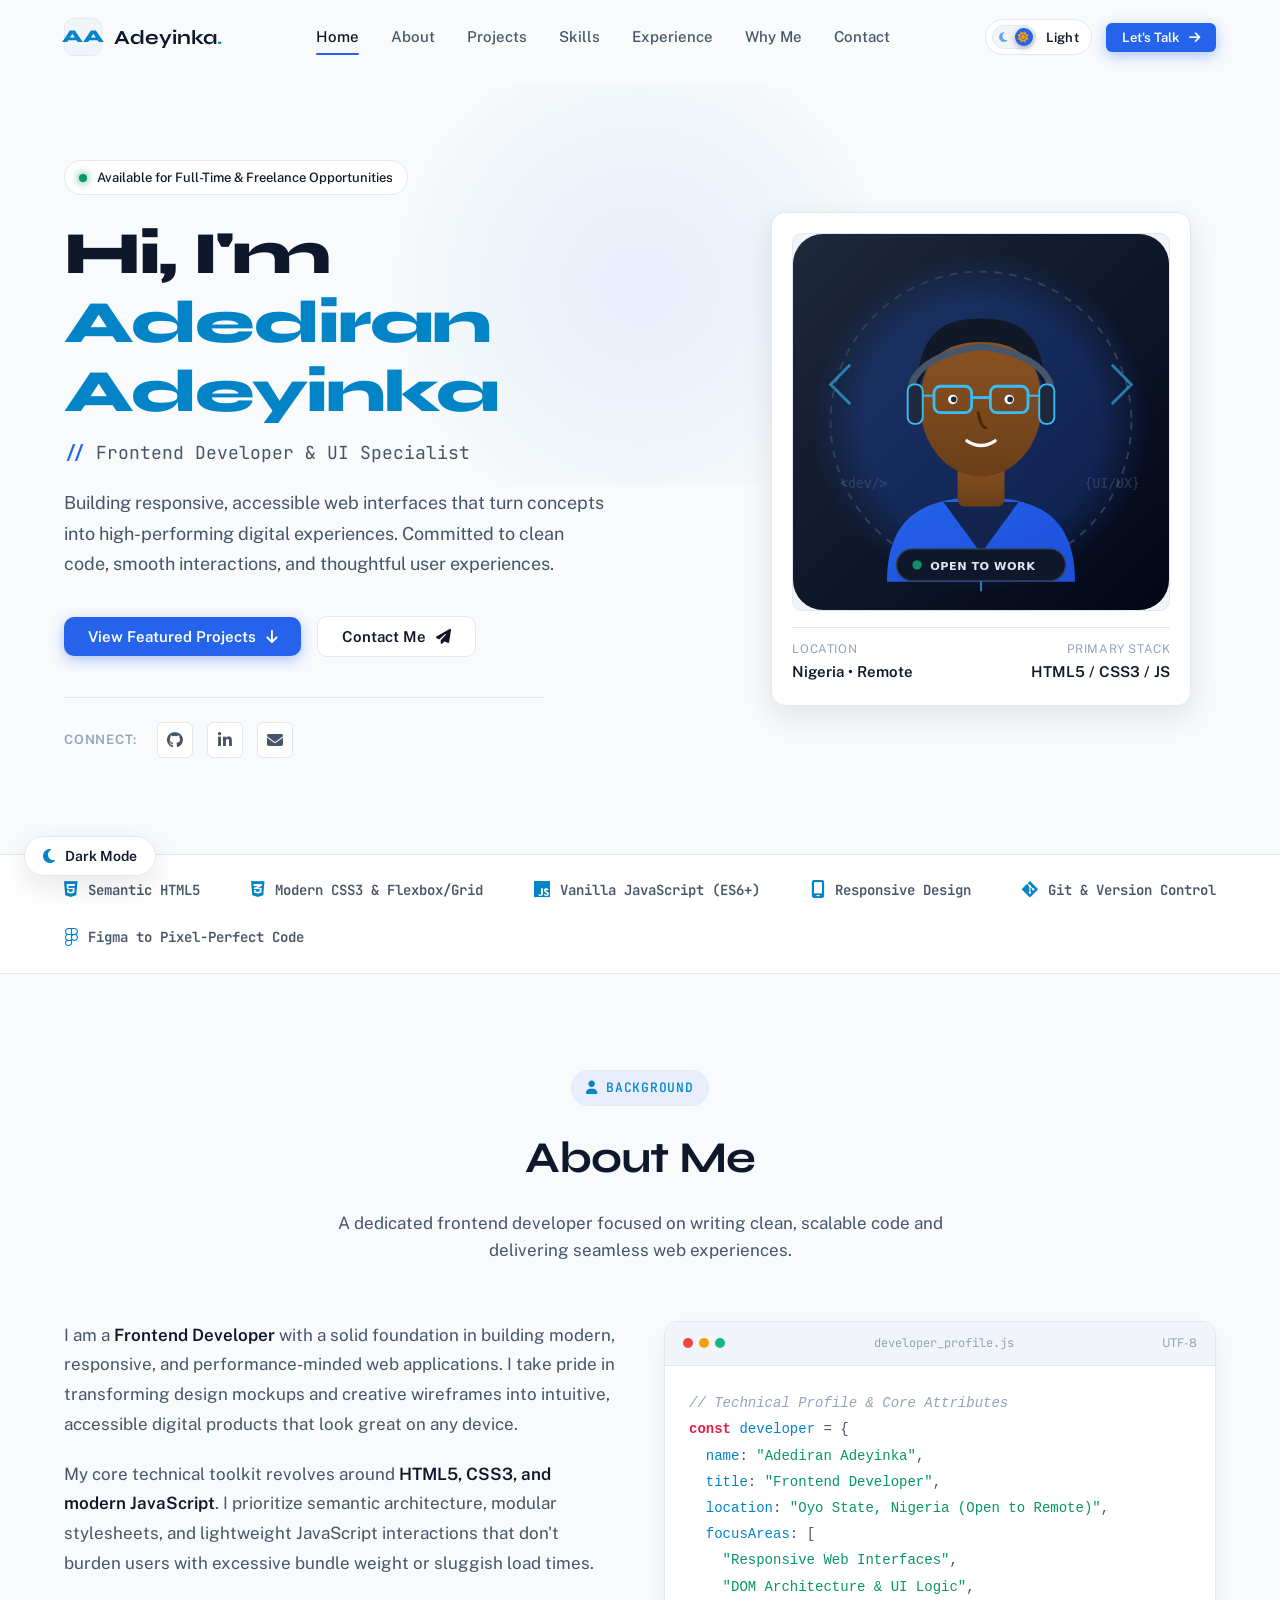
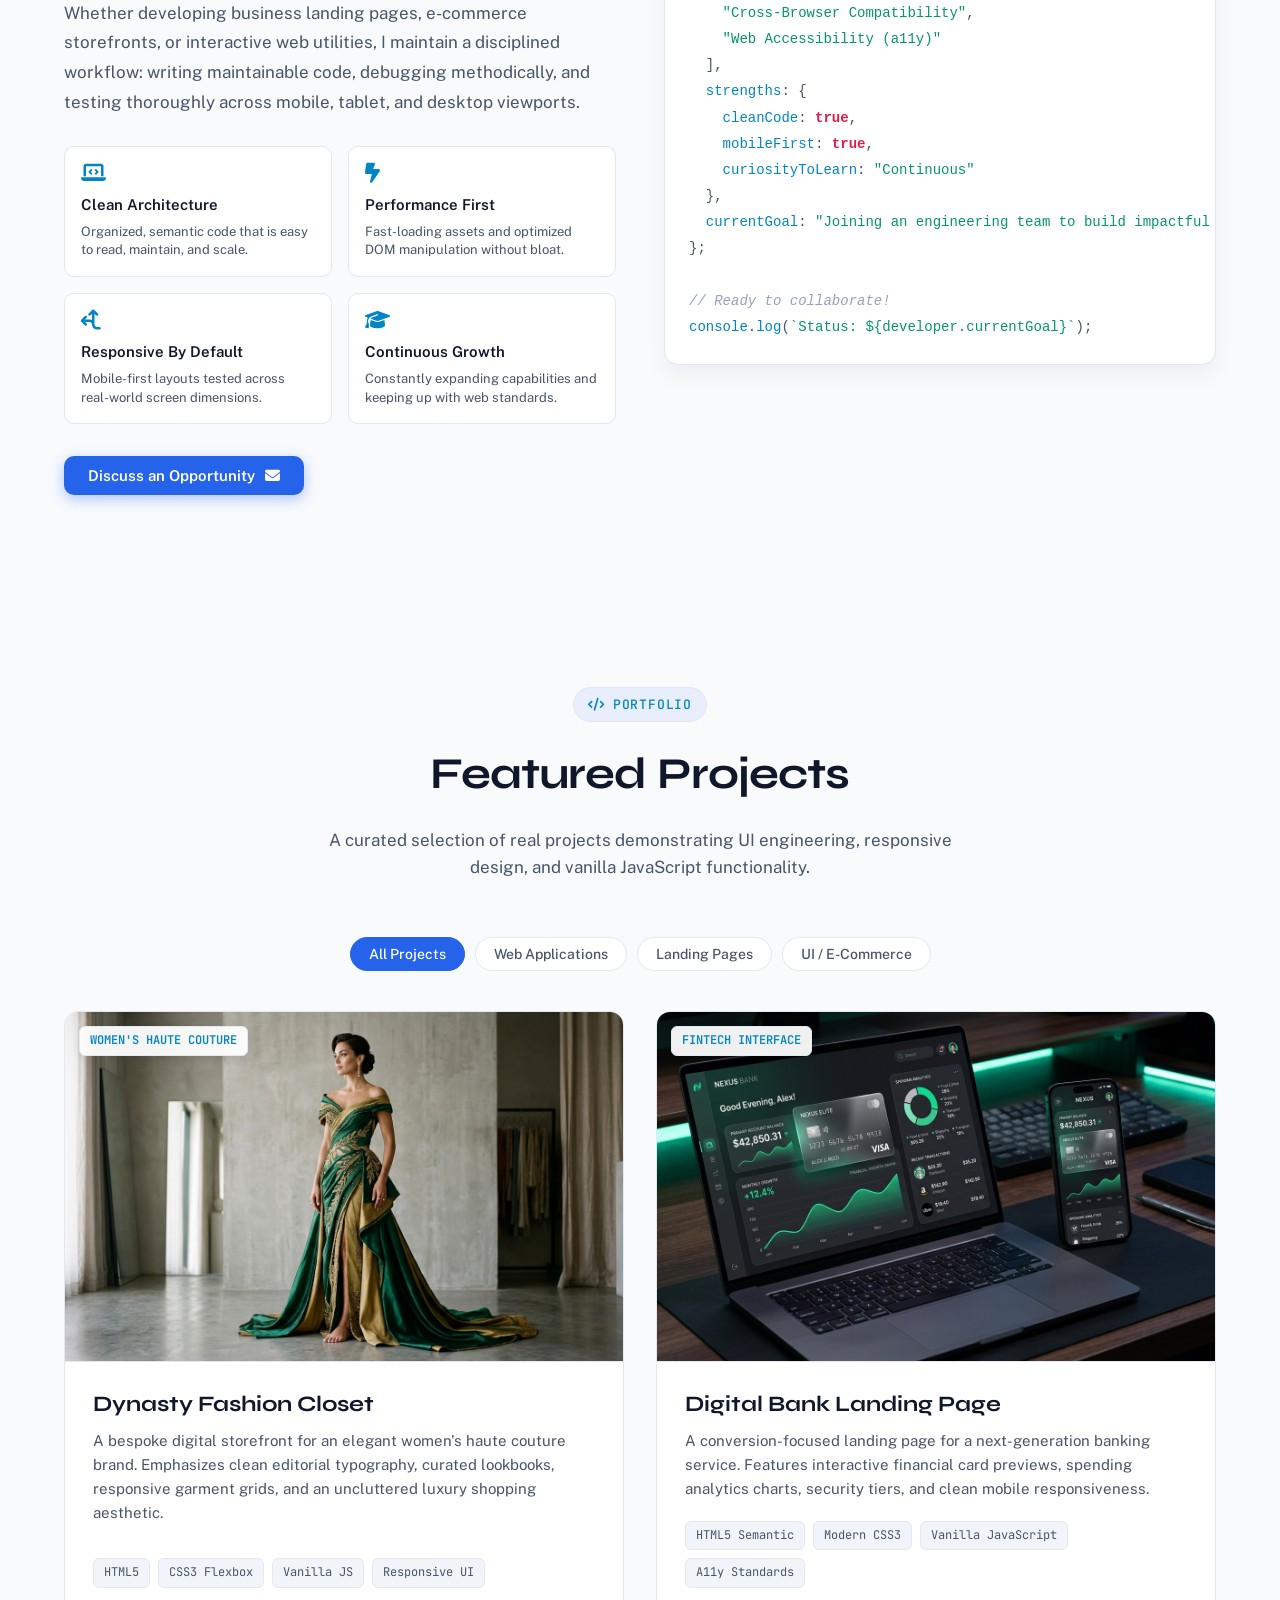
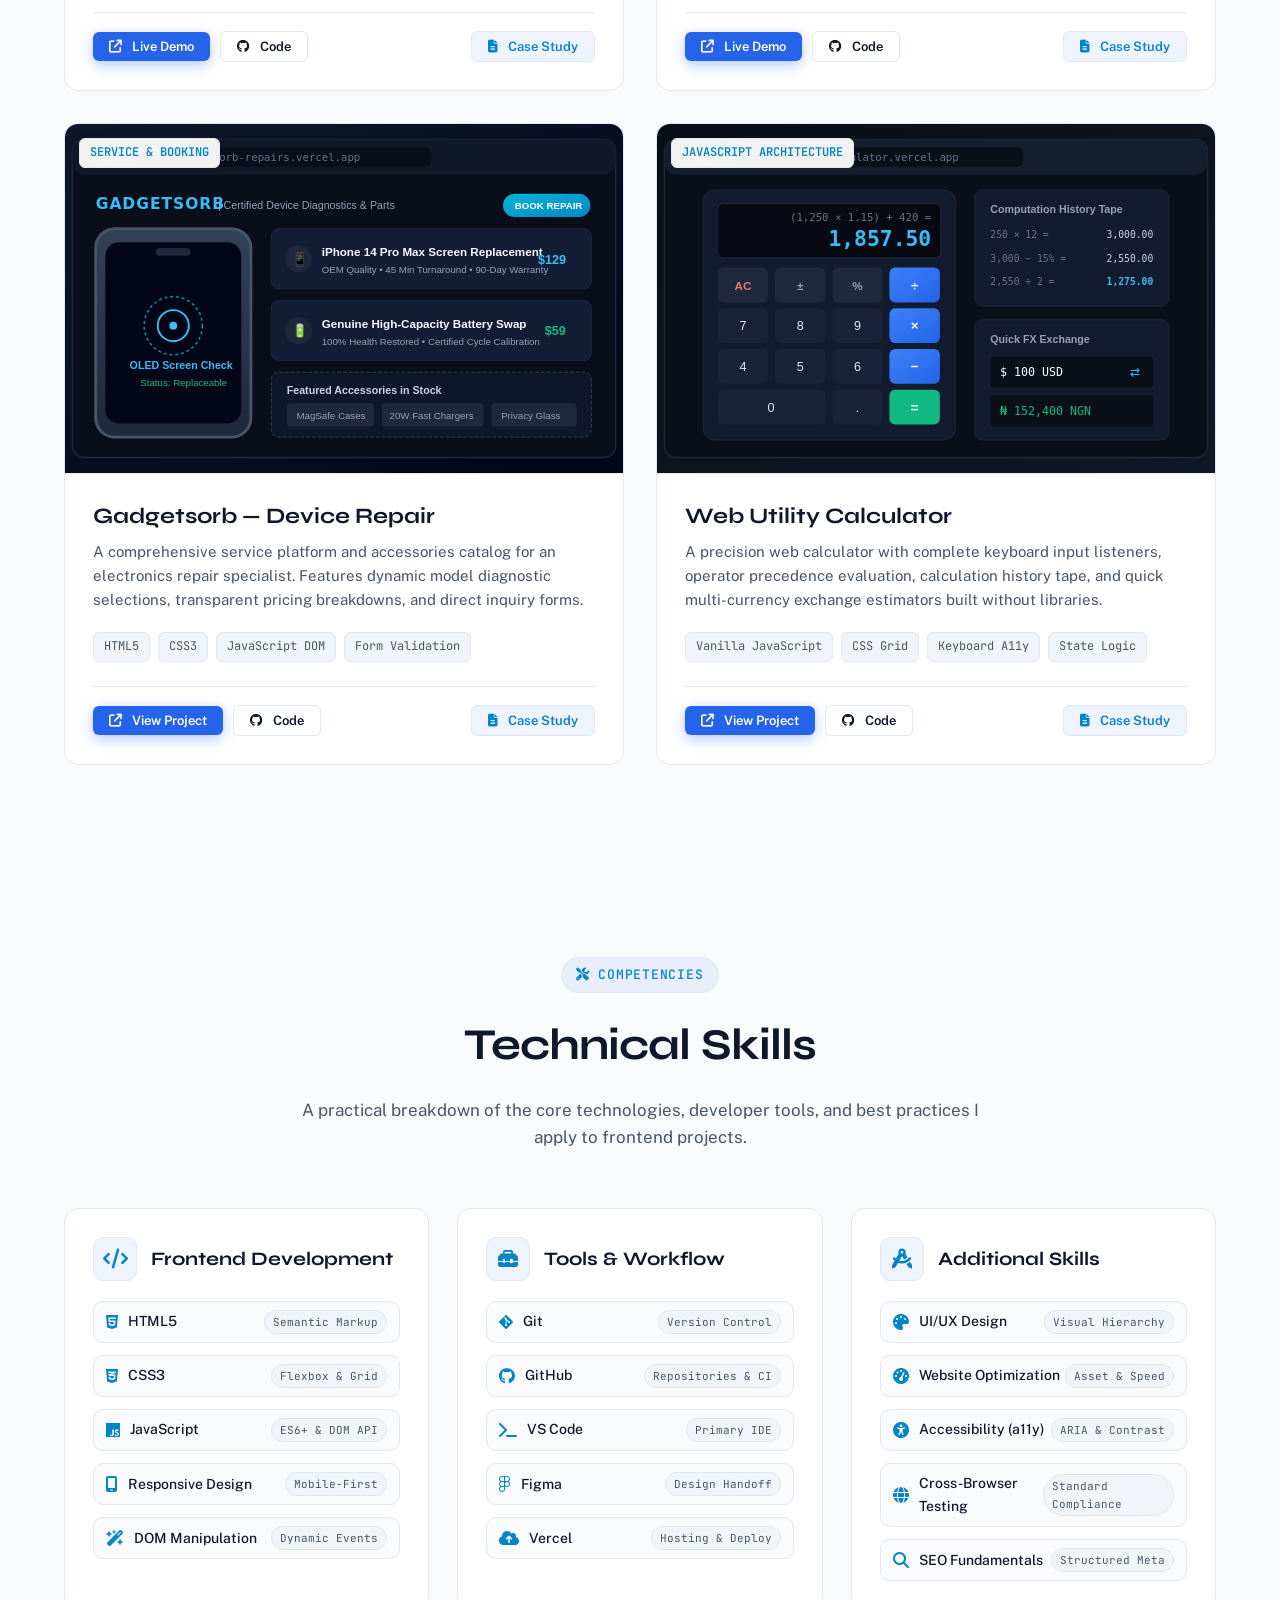
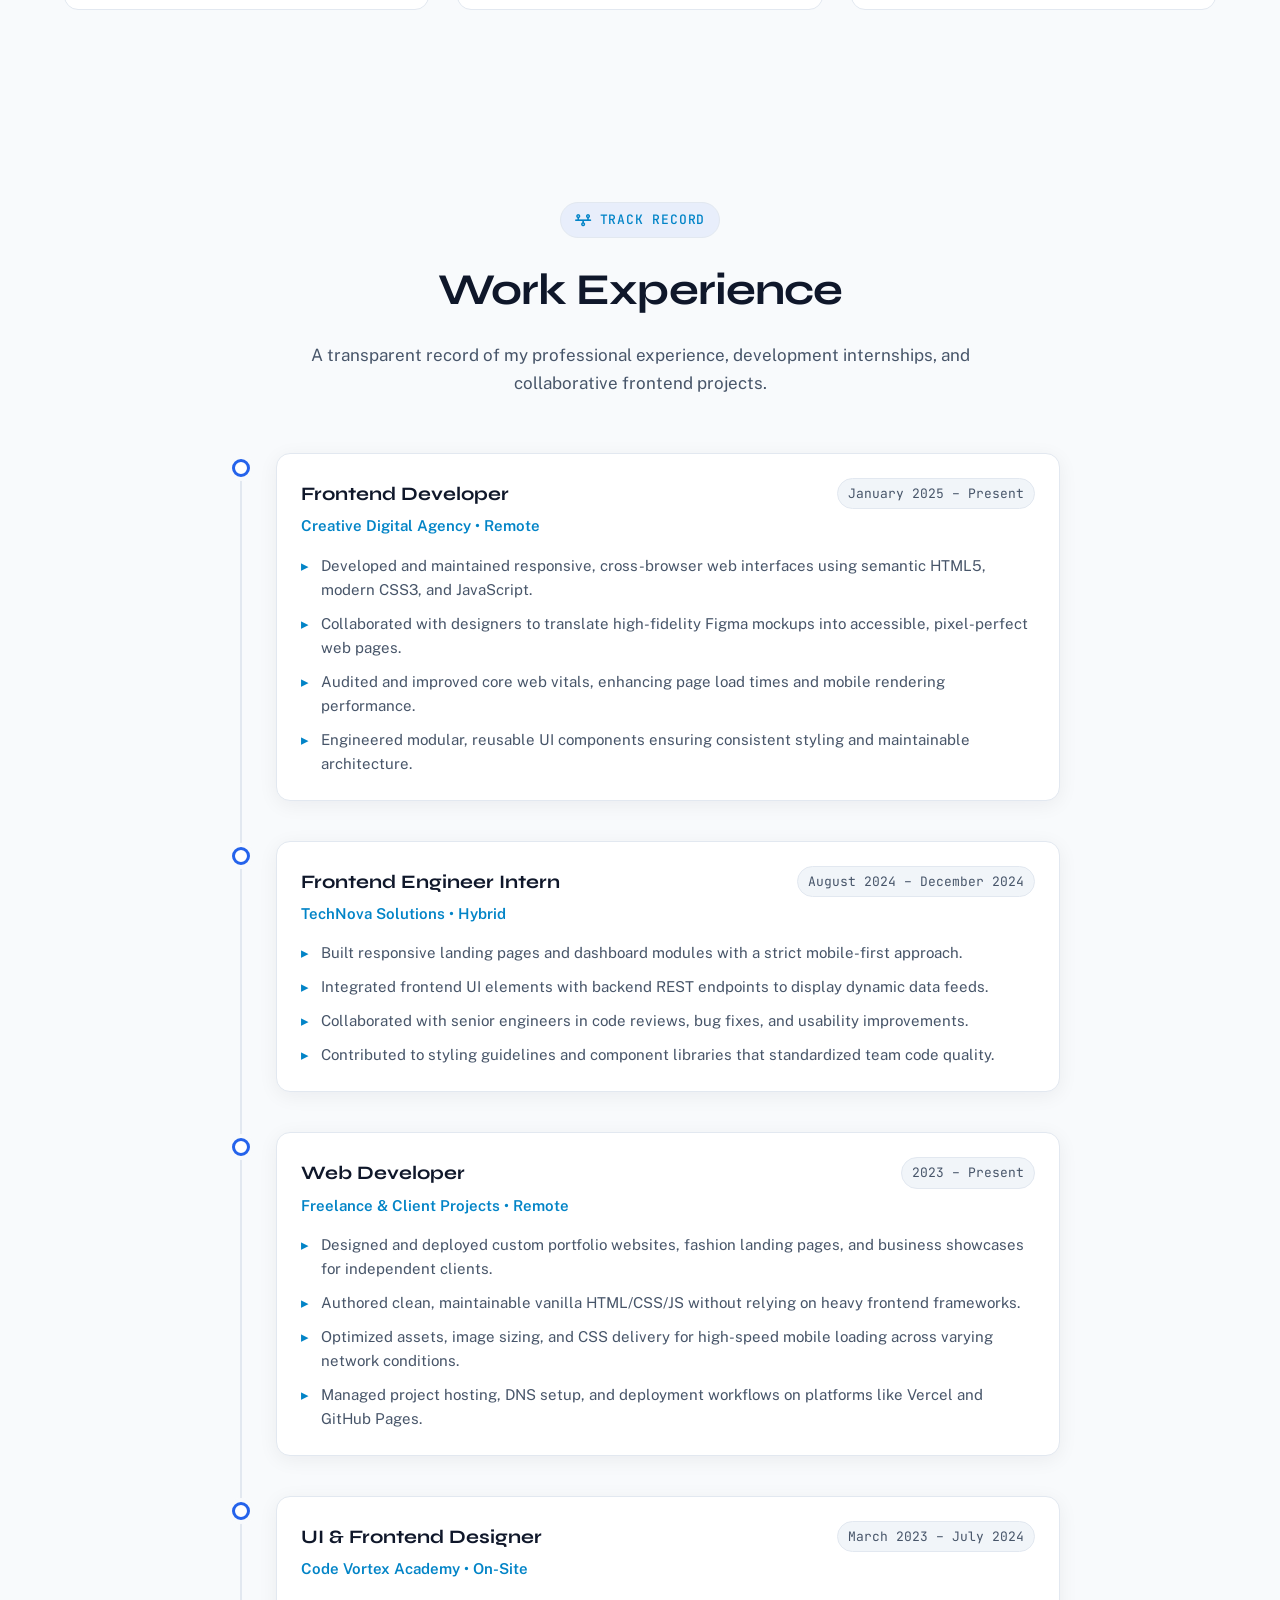
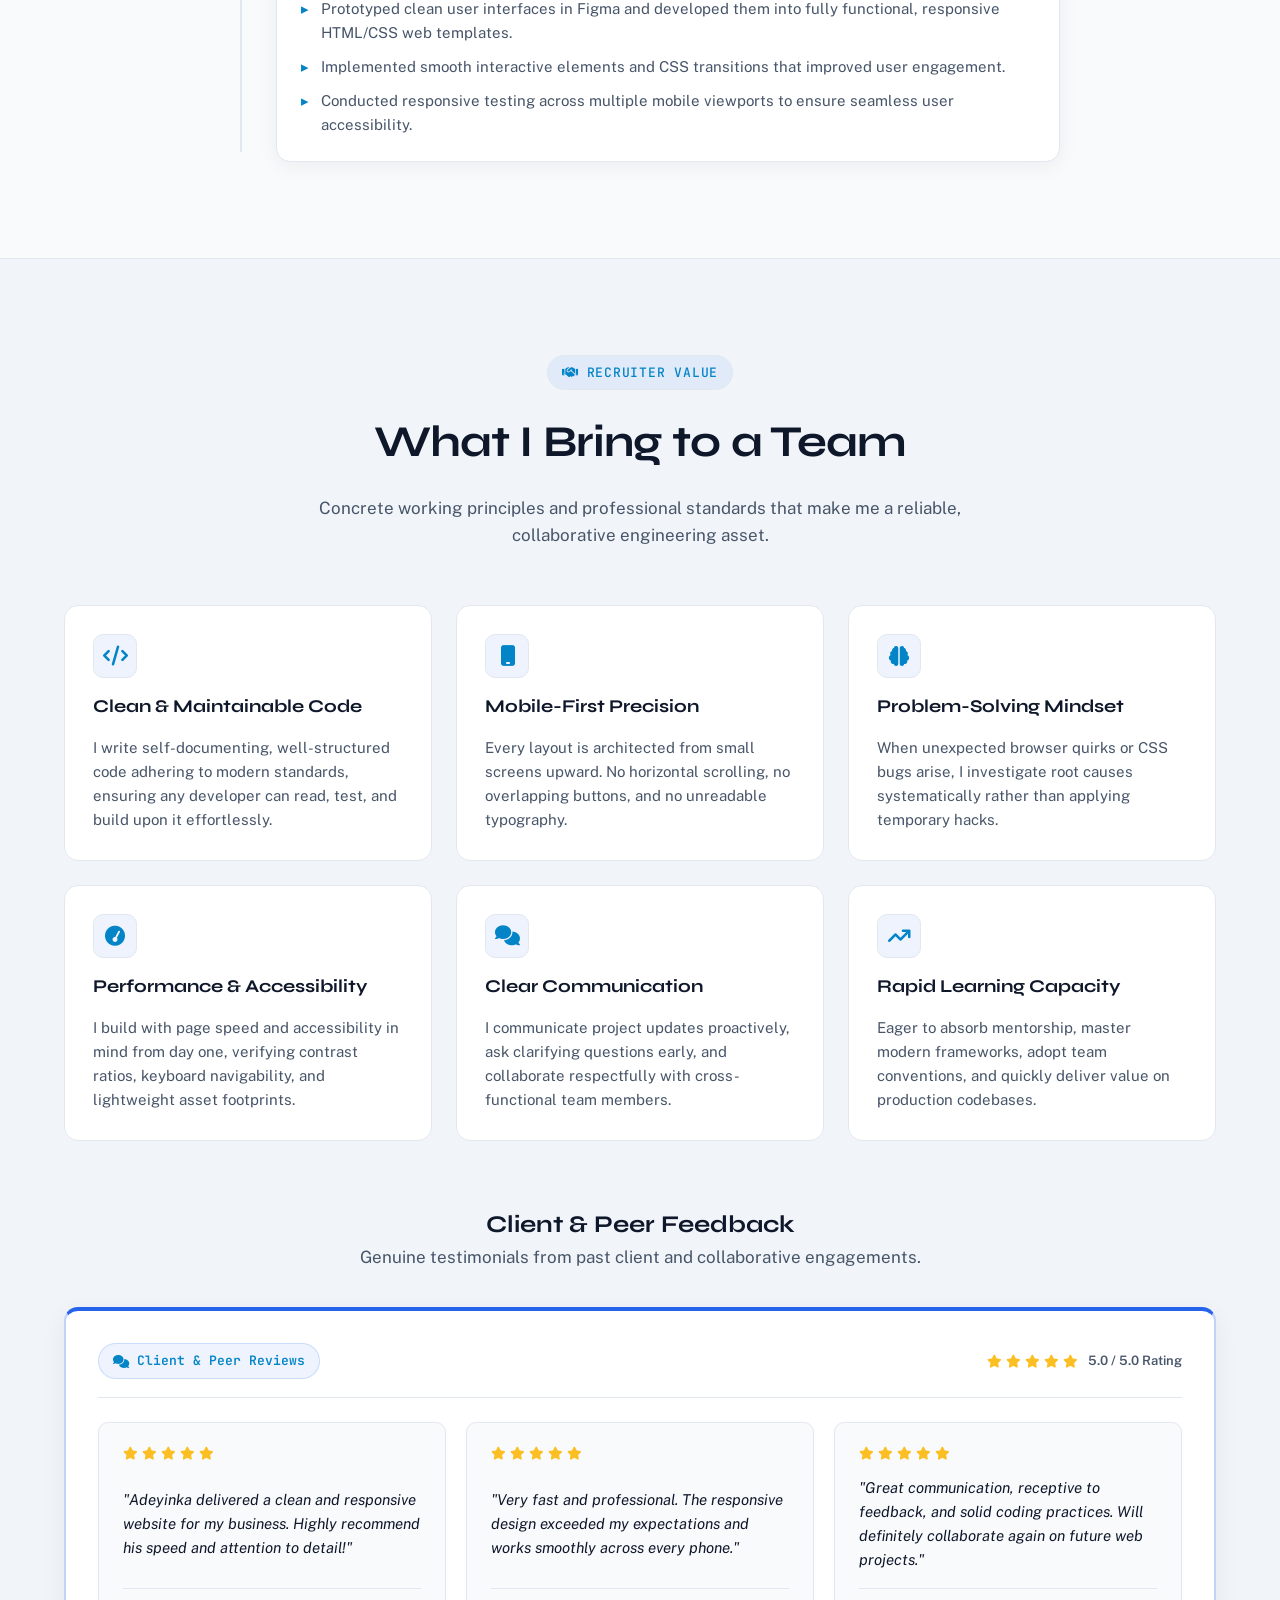
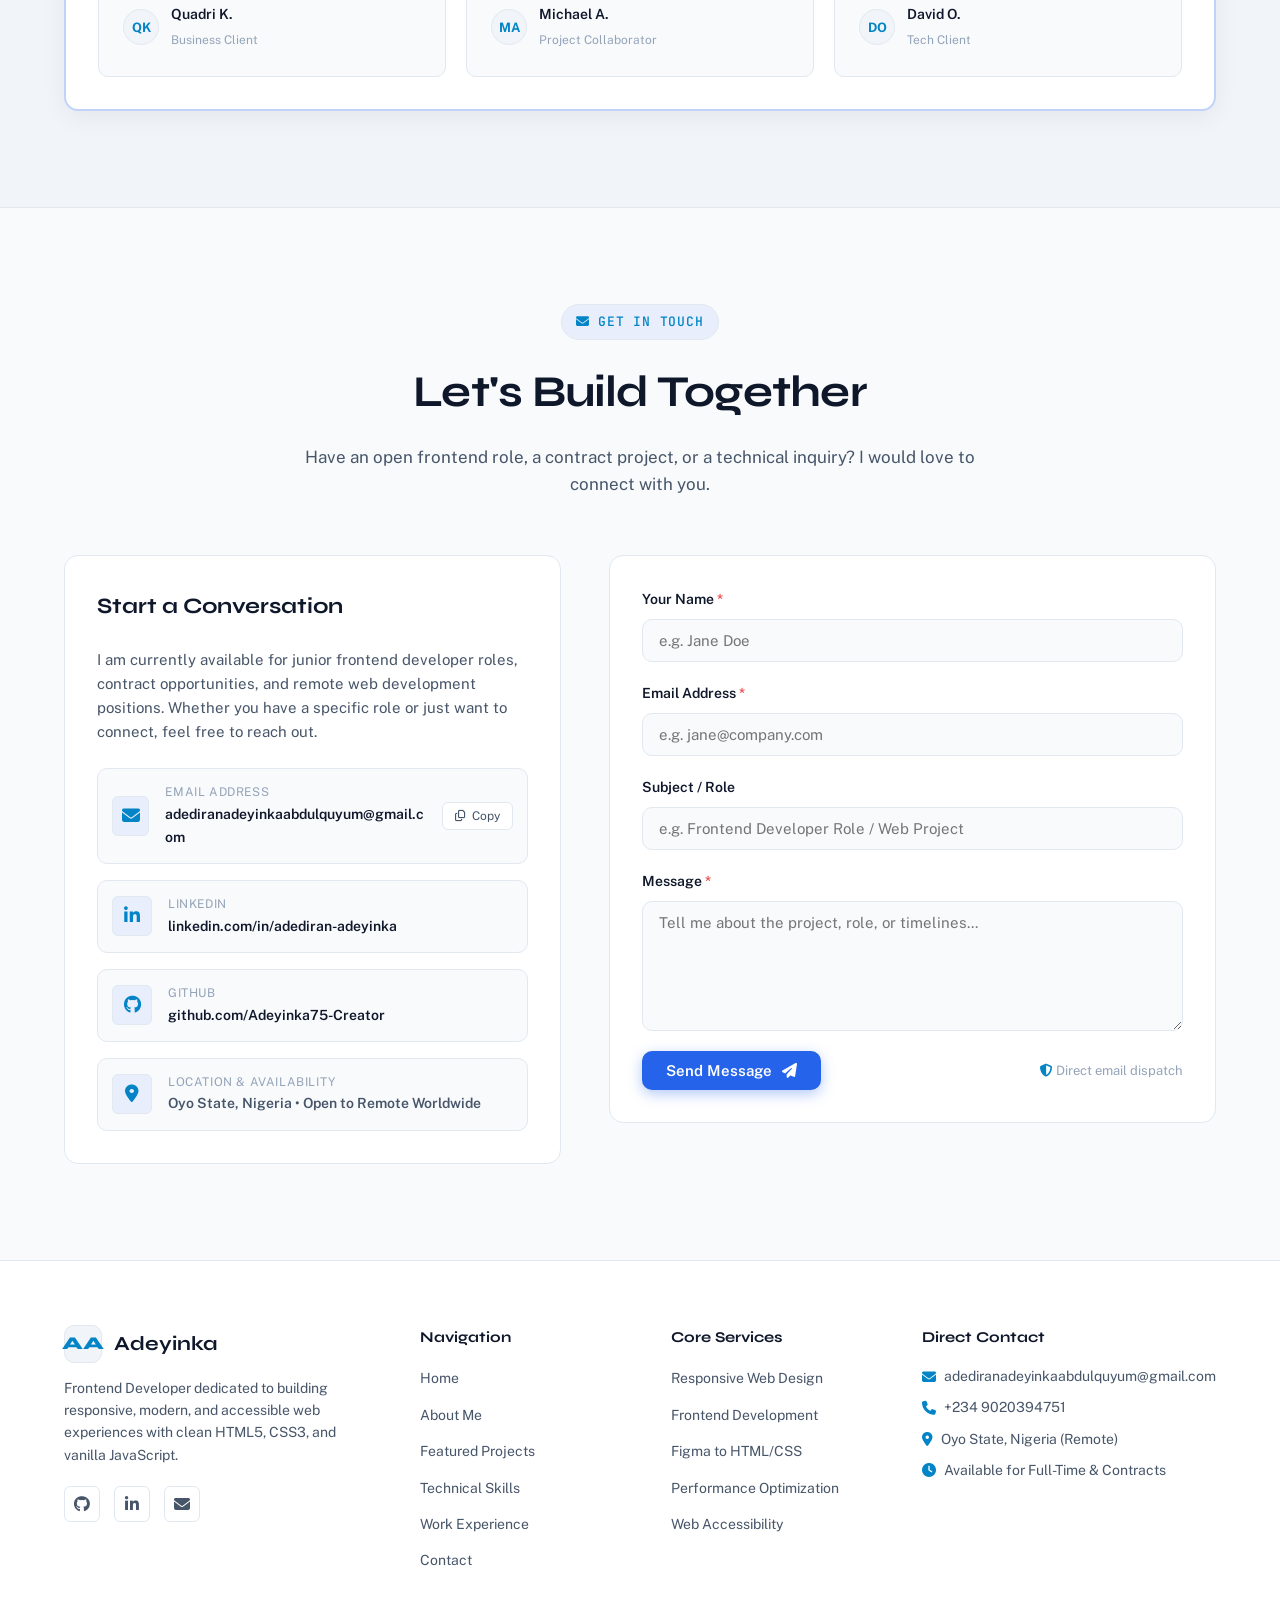
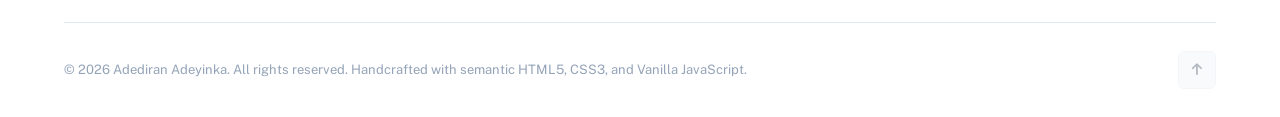
<file: portfolio/index.html>
<!DOCTYPE html>
<html lang="en">
<head>
  <meta charset="UTF-8">
  <meta name="viewport" content="width=device-width, initial-scale=1.0">
  
  <!-- Primary Meta Tags -->
  <title>Adediran Adeyinka — Frontend Developer Portfolio</title>
  <meta name="title" content="Adediran Adeyinka — Frontend Developer Portfolio">
  <meta name="description" content="Professional portfolio of Adediran Adeyinka, a Frontend Developer crafting modern, responsive, and performance-driven web applications with clean HTML5, CSS3, and JavaScript.">
  <meta name="keywords" content="Adediran Adeyinka, Frontend Developer, Web Developer, JavaScript Developer, HTML5, CSS3, Portfolio, Responsive Design">
  <meta name="author" content="Adediran Adeyinka">

  <!-- Open Graph / Social Sharing -->
  <meta property="og:type" content="website">
  <meta property="og:url" content="https://adeyinka-dev.vercel.app/">
  <meta property="og:title" content="Adediran Adeyinka — Frontend Developer Portfolio">
  <meta property="og:description" content="Building responsive web interfaces that turn concepts into high-performing digital experiences. Explore featured projects, case studies, and technical skills.">
  <meta property="og:image" content="images/project-bank.jpg">

  <!-- Twitter Card -->
  <meta name="twitter:card" content="summary_large_image">
  <meta name="twitter:title" content="Adediran Adeyinka — Frontend Developer">
  <meta name="twitter:description" content="Professional Frontend Developer portfolio showcasing modern responsive projects, case studies, and skills.">
  <meta name="twitter:image" content="images/project-bank.jpg">

  <!-- Favicon -->
  <link rel="icon" type="image/svg+xml" href="images/favicon.svg">
  <link rel="apple-touch-icon" href="images/favicon.svg">

  <!-- Font Awesome CDN for clean, standard icons -->
  <link rel="stylesheet" href="https://cdnjs.cloudflare.com/ajax/libs/font-awesome/6.5.0/css/all.min.css" integrity="sha512-Avb2QiuDEEvB4bZJYdft2mNjVShBftLdPG8FJ0V7irTLQ8Uo0qcPxh4Plq7G5tGm0rU+1SPhVotteUpBERwTkw==" crossorigin="anonymous" referrerpolicy="no-referrer" />

  <!-- Vanilla CSS Stylesheet -->
  <link rel="stylesheet" href="css/style.css">

  <!-- Inline theme initializer to avoid any theme flicker -->
  <script>
    (function() {
      try {
        var savedTheme = localStorage.getItem('portfolio-theme');
        var prefersLight = window.matchMedia && window.matchMedia('(prefers-color-scheme: light)').matches;
        if (savedTheme === 'light' || (!savedTheme && prefersLight)) {
          document.documentElement.setAttribute('data-theme', 'light');
        } else {
          document.documentElement.removeAttribute('data-theme');
        }
      } catch (e) {}
    })();
  </script>
</head>
<body>
  <!-- Skip to content for keyboard accessibility -->
  <a href="#mainContent" class="skip-link">Skip to main content</a>

  <!-- ========================================================================
       STICKY NAVBAR
       ======================================================================== -->
  <header class="site-header" id="siteHeader">
    <div class="container nav-container">
      <a href="#home" class="brand-logo" aria-label="Adediran Adeyinka Homepage">
        <div class="brand-badge">AA</div>
        <span>Adeyinka<span style="color: var(--accent-cyan);">.</span></span>
      </a>

      <!-- Desktop Navigation Links -->
      <nav class="nav-menu" aria-label="Primary Navigation">
        <a href="#home" class="nav-link active">Home</a>
        <a href="#about" class="nav-link">About</a>
        <a href="#projects" class="nav-link">Projects</a>
        <a href="#skills" class="nav-link">Skills</a>
        <a href="#experience" class="nav-link">Experience</a>
        <a href="#value" class="nav-link">Why Me</a>
        <a href="#contact" class="nav-link">Contact</a>
      </nav>

      <!-- Nav Actions (Interactive Theme Switch Pill & CTA) -->
      <div class="nav-actions">
        <button class="theme-switch-pill" id="themeToggleBtn" type="button" aria-label="Switch between dark and light mode" title="Toggle theme (Light/Dark)">
          <span class="theme-pill-track" aria-hidden="true">
            <span class="theme-pill-icon moon-icon"><i class="fa-solid fa-moon"></i></span>
            <span class="theme-pill-icon sun-icon"><i class="fa-solid fa-sun"></i></span>
            <span class="theme-pill-thumb"></span>
          </span>
          <span class="theme-pill-text" id="themePillLabel">Dark</span>
        </button>

        <a href="#contact" class="btn btn-primary btn-sm" id="navHireMeBtn">
          <span>Let's Talk</span>
          <i class="fa-solid fa-arrow-right" aria-hidden="true"></i>
        </a>

        <button class="mobile-toggle-btn" id="mobileMenuBtn" type="button" aria-label="Open mobile navigation menu">
          <i class="fa-solid fa-bars" aria-hidden="true"></i>
        </button>
      </div>
    </div>
  </header>

  <!-- Mobile Drawer Backdrop -->
  <div class="mobile-nav-backdrop" id="mobileNavBackdrop"></div>

  <!-- Mobile Navigation Drawer -->
  <aside class="mobile-nav" id="mobileNav" aria-label="Mobile Navigation Menu">
    <div>
      <div class="mobile-nav-header">
        <div class="brand-logo">
          <div class="brand-badge">AA</div>
          <span>Adeyinka</span>
        </div>
        <button class="mobile-nav-close" id="mobileCloseBtn" type="button" aria-label="Close navigation menu">
          <i class="fa-solid fa-xmark" aria-hidden="true"></i>
        </button>
      </div>

      <nav class="mobile-nav-links">
        <a href="#home" class="nav-link">Home</a>
        <a href="#about" class="nav-link">About</a>
        <a href="#projects" class="nav-link">Projects</a>
        <a href="#skills" class="nav-link">Skills</a>
        <a href="#experience" class="nav-link">Experience</a>
        <a href="#value" class="nav-link">Why Me</a>
        <a href="#contact" class="nav-link">Contact</a>
      </nav>

      <!-- Mobile Theme Selector -->
      <div class="mobile-theme-section">
        <span class="mobile-theme-label"><i class="fa-solid fa-circle-half-stroke"></i> Theme Mode</span>
        <div class="theme-segmented-control" role="radiogroup" aria-label="Select Theme Mode">
          <button type="button" class="theme-segment-btn active" id="mobileThemeDarkBtn" aria-label="Switch to dark theme">
            <i class="fa-solid fa-moon"></i>
            <span>Dark</span>
          </button>
          <button type="button" class="theme-segment-btn" id="mobileThemeLightBtn" aria-label="Switch to light theme">
            <i class="fa-solid fa-sun"></i>
            <span>Light</span>
          </button>
        </div>
      </div>
    </div>

    <div class="mobile-nav-footer">
      <a href="#contact" class="btn btn-primary" style="width: 100%;">
        <span>Get in Touch</span>
        <i class="fa-solid fa-envelope" aria-hidden="true"></i>
      </a>
    </div>
  </aside>

  <!-- ========================================================================
       MAIN CONTENT WRAPPER
       ======================================================================== -->
  <main id="mainContent">

    <!-- ======================================================================
         HERO SECTION
         ====================================================================== -->
    <section class="section hero-section" id="home">
      <div class="hero-glow-bg" aria-hidden="true"></div>

      <div class="container hero-grid">
        <div class="hero-content reveal-fade-up">
          <div class="status-badge">
            <span class="status-dot"></span>
            <span>Available for Full-Time &amp; Freelance Opportunities</span>
          </div>

          <h1 class="hero-title">
            Hi, I'm <span class="highlight-text">Adediran Adeyinka</span>
          </h1>

          <div class="hero-role">
            <span>Frontend Developer &amp; UI Specialist</span>
          </div>

          <p class="hero-tagline">
            Building responsive, accessible web interfaces that turn concepts into high-performing digital experiences. Committed to clean code, smooth interactions, and thoughtful user experiences.
          </p>

          <div class="hero-cta-group">
            <a href="#projects" class="btn btn-primary">
              <span>View Featured Projects</span>
              <i class="fa-solid fa-arrow-down" aria-hidden="true"></i>
            </a>
            <a href="#contact" class="btn btn-secondary">
              <span>Contact Me</span>
              <i class="fa-solid fa-paper-plane" aria-hidden="true"></i>
            </a>
          </div>

          <div class="hero-social-strip">
            <span class="hero-social-label">Connect:</span>
            <div class="hero-social-icons">
              <a href="https://github.com/Adeyinka75-Creator" target="_blank" rel="noopener noreferrer" class="hero-social-link" aria-label="GitHub Profile">
                <i class="fa-brands fa-github" aria-hidden="true"></i>
              </a>
              <a href="https://linkedin.com/" target="_blank" rel="noopener noreferrer" class="hero-social-link" aria-label="LinkedIn Profile">
                <i class="fa-brands fa-linkedin-in" aria-hidden="true"></i>
              </a>
              <a href="mailto:adediranadeyinkaabdulquyum@gmail.com" class="hero-social-link" aria-label="Direct Email">
                <i class="fa-solid fa-envelope" aria-hidden="true"></i>
              </a>
            </div>
          </div>
        </div>

        <div class="hero-visual reveal-fade-up">
          <div class="hero-card">
            <div class="avatar-wrapper">
              <img src="images/profile-avatar.svg" alt="Portrait illustration of frontend developer Adediran Adeyinka" width="380" height="380" />
            </div>
            <div class="hero-card-meta">
              <div class="meta-item">
                <span class="meta-label">Location</span>
                <span class="meta-value">Nigeria • Remote</span>
              </div>
              <div class="meta-item" style="text-align: right;">
                <span class="meta-label">Primary Stack</span>
                <span class="meta-value">HTML5 / CSS3 / JS</span>
              </div>
            </div>
          </div>
        </div>
      </div>
    </section>

    <!-- Tech Ticker Bar -->
    <div class="tech-ticker-section">
      <div class="container ticker-wrapper">
        <div class="ticker-item"><i class="fa-brands fa-html5"></i> Semantic HTML5</div>
        <div class="ticker-item"><i class="fa-brands fa-css3-alt"></i> Modern CSS3 &amp; Flexbox/Grid</div>
        <div class="ticker-item"><i class="fa-brands fa-js"></i> Vanilla JavaScript (ES6+)</div>
        <div class="ticker-item"><i class="fa-solid fa-mobile-screen"></i> Responsive Design</div>
        <div class="ticker-item"><i class="fa-brands fa-git-alt"></i> Git &amp; Version Control</div>
        <div class="ticker-item"><i class="fa-brands fa-figma"></i> Figma to Pixel-Perfect Code</div>
      </div>
    </div>

    <!-- ======================================================================
         ABOUT ME SECTION
         ====================================================================== -->
    <section class="section" id="about">
      <div class="container">
        <div class="section-header reveal-fade-up">
          <div class="section-badge"><i class="fa-solid fa-user"></i> Background</div>
          <h2 class="section-title">About Me</h2>
          <p class="section-description">A dedicated frontend developer focused on writing clean, scalable code and delivering seamless web experiences.</p>
        </div>

        <div class="about-grid">
          <div class="about-narrative reveal-fade-up">
            <p>
              I am a <strong>Frontend Developer</strong> with a solid foundation in building modern, responsive, and performance-minded web applications. I take pride in transforming design mockups and creative wireframes into intuitive, accessible digital products that look great on any device.
            </p>
            <p>
              My core technical toolkit revolves around <strong>HTML5, CSS3, and modern JavaScript</strong>. I prioritize semantic architecture, modular stylesheets, and lightweight JavaScript interactions that don't burden users with excessive bundle weight or sluggish load times.
            </p>
            <p>
              Whether developing business landing pages, e-commerce storefronts, or interactive web utilities, I maintain a disciplined workflow: writing maintainable code, debugging methodically, and testing thoroughly across mobile, tablet, and desktop viewports.
            </p>

            <div class="about-highlights">
              <div class="highlight-box">
                <i class="fa-solid fa-laptop-code highlight-icon"></i>
                <h4>Clean Architecture</h4>
                <p>Organized, semantic code that is easy to read, maintain, and scale.</p>
              </div>
              <div class="highlight-box">
                <i class="fa-solid fa-bolt-lightning highlight-icon"></i>
                <h4>Performance First</h4>
                <p>Fast-loading assets and optimized DOM manipulation without bloat.</p>
              </div>
              <div class="highlight-box">
                <i class="fa-solid fa-arrows-split-up-and-left highlight-icon"></i>
                <h4>Responsive By Default</h4>
                <p>Mobile-first layouts tested across real-world screen dimensions.</p>
              </div>
              <div class="highlight-box">
                <i class="fa-solid fa-graduation-cap highlight-icon"></i>
                <h4>Continuous Growth</h4>
                <p>Constantly expanding capabilities and keeping up with web standards.</p>
              </div>
            </div>

            <div>
              <a href="#contact" class="btn btn-primary">
                <span>Discuss an Opportunity</span>
                <i class="fa-solid fa-envelope" aria-hidden="true"></i>
              </a>
            </div>
          </div>

          <!-- Code Snapshot Terminal Visual -->
          <div class="code-window-card reveal-fade-up">
            <div class="code-window-header">
              <div class="window-dots">
                <span class="dot dot-red"></span>
                <span class="dot dot-yellow"></span>
                <span class="dot dot-green"></span>
              </div>
              <span class="window-title">developer_profile.js</span>
              <span style="font-size: 0.75rem; color: var(--text-faint);">UTF-8</span>
            </div>
            <pre class="code-window-body"><code><span class="code-comment">// Technical Profile &amp; Core Attributes</span>
<span class="code-keyword">const</span> <span class="code-prop">developer</span> = {
  <span class="code-prop">name</span>: <span class="code-string">"Adediran Adeyinka"</span>,
  <span class="code-prop">title</span>: <span class="code-string">"Frontend Developer"</span>,
  <span class="code-prop">location</span>: <span class="code-string">"Oyo State, Nigeria (Open to Remote)"</span>,
  <span class="code-prop">focusAreas</span>: [
    <span class="code-string">"Responsive Web Interfaces"</span>,
    <span class="code-string">"DOM Architecture &amp; UI Logic"</span>,
    <span class="code-string">"Cross-Browser Compatibility"</span>,
    <span class="code-string">"Web Accessibility (a11y)"</span>
  ],
  <span class="code-prop">strengths</span>: {
    <span class="code-prop">cleanCode</span>: <span class="code-keyword">true</span>,
    <span class="code-prop">mobileFirst</span>: <span class="code-keyword">true</span>,
    <span class="code-prop">curiosityToLearn</span>: <span class="code-string">"Continuous"</span>
  },
  <span class="code-prop">currentGoal</span>: <span class="code-string">"Joining an engineering team to build impactful web products"</span>
};

<span class="code-comment">// Ready to collaborate!</span>
<span class="code-prop">console</span>.<span class="code-prop">log</span>(<span class="code-string">`Status: ${developer.currentGoal}`</span>);</code></pre>
          </div>
        </div>
      </div>
    </section>

    <!-- ======================================================================
         FEATURED PROJECTS SECTION
         ====================================================================== -->
    <section class="section" id="projects">
      <div class="container">
        <div class="section-header reveal-fade-up">
          <div class="section-badge"><i class="fa-solid fa-code"></i> Portfolio</div>
          <h2 class="section-title">Featured Projects</h2>
          <p class="section-description">A curated selection of real projects demonstrating UI engineering, responsive design, and vanilla JavaScript functionality.</p>
        </div>

        <!-- Filter Controls -->
        <div class="project-filter-bar reveal-fade-up" role="tablist" aria-label="Project Categories">
          <button class="filter-btn active" data-filter="all" type="button">All Projects</button>
          <button class="filter-btn" data-filter="web-app" type="button">Web Applications</button>
          <button class="filter-btn" data-filter="landing-page" type="button">Landing Pages</button>
          <button class="filter-btn" data-filter="ui-ux" type="button">UI / E-Commerce</button>
        </div>

        <!-- Projects Grid -->
        <div class="projects-grid">

          <!-- Project 1: Dynasty Fashion Designer -->
          <article class="project-card reveal-fade-up" data-category="ui-ux landing-page" id="project-dynasty">
            <div class="project-image-box">
              <span class="project-badge-overlay">Women's Haute Couture</span>
              <img src="images/project-dynasty.jpg" alt="Dynasty Fashion Closet luxury women's fashion collection" loading="lazy" width="600" height="360" referrerPolicy="no-referrer" />
            </div>
            <div class="project-content-box">
              <h3 class="project-title">Dynasty Fashion Closet</h3>
              <p class="project-description">
                A bespoke digital storefront for an elegant women's haute couture brand. Emphasizes clean editorial typography, curated lookbooks, responsive garment grids, and an uncluttered luxury shopping aesthetic.
              </p>
              <div class="project-tech-tags">
                <span class="tech-tag">HTML5</span>
                <span class="tech-tag">CSS3 Flexbox</span>
                <span class="tech-tag">Vanilla JS</span>
                <span class="tech-tag">Responsive UI</span>
              </div>
              <div class="project-action-bar">
                <div class="project-links">
                  <a href="https://dynasty-fashion-designer.vercel.app/" target="_blank" rel="noopener noreferrer" class="btn btn-primary btn-sm" aria-label="Live demo for Dynasty Fashion">
                    <i class="fa-solid fa-arrow-up-right-from-square"></i>
                    <span>Live Demo</span>
                  </a>
                  <a href="https://github.com/Adeyinka75-Creator" target="_blank" rel="noopener noreferrer" class="btn btn-secondary btn-sm" aria-label="GitHub code for Dynasty Fashion">
                    <i class="fa-brands fa-github"></i>
                    <span>Code</span>
                  </a>
                </div>
                <button class="btn btn-sm project-btn-details" data-case-study="dynasty" type="button">
                  <i class="fa-solid fa-file-lines"></i>
                  <span>Case Study</span>
                </button>
              </div>
            </div>
          </article>

          <!-- Project 2: Digital Bank Landing Page -->
          <article class="project-card reveal-fade-up" data-category="landing-page web-app" id="project-bank">
            <div class="project-image-box">
              <span class="project-badge-overlay">Fintech Interface</span>
              <img src="images/project-bank.jpg" alt="Digital Bank modern fintech dashboard and card preview" loading="lazy" width="600" height="360" referrerPolicy="no-referrer" />
            </div>
            <div class="project-content-box">
              <h3 class="project-title">Digital Bank Landing Page</h3>
              <p class="project-description">
                A conversion-focused landing page for a next-generation banking service. Features interactive financial card previews, spending analytics charts, security tiers, and clean mobile responsiveness.
              </p>
              <div class="project-tech-tags">
                <span class="tech-tag">HTML5 Semantic</span>
                <span class="tech-tag">Modern CSS3</span>
                <span class="tech-tag">Vanilla JavaScript</span>
                <span class="tech-tag">A11y Standards</span>
              </div>
              <div class="project-action-bar">
                <div class="project-links">
                  <a href="https://digital-landing-page-two.vercel.app/" target="_blank" rel="noopener noreferrer" class="btn btn-primary btn-sm" aria-label="Live demo for Digital Bank">
                    <i class="fa-solid fa-arrow-up-right-from-square"></i>
                    <span>Live Demo</span>
                  </a>
                  <a href="https://github.com/Adeyinka75-Creator" target="_blank" rel="noopener noreferrer" class="btn btn-secondary btn-sm" aria-label="GitHub code for Digital Bank">
                    <i class="fa-brands fa-github"></i>
                    <span>Code</span>
                  </a>
                </div>
                <button class="btn btn-sm project-btn-details" data-case-study="bank" type="button">
                  <i class="fa-solid fa-file-lines"></i>
                  <span>Case Study</span>
                </button>
              </div>
            </div>
          </article>

          <!-- Project 3: Gadgetsorb iPhone Repair & Accessories -->
          <article class="project-card reveal-fade-up" data-category="ui-ux web-app" id="project-gadgetsorb">
            <div class="project-image-box">
              <span class="project-badge-overlay">Service &amp; Booking</span>
              <img src="images/project-gadgetsorb.svg" alt="Gadgetsorb iPhone Repair website preview" loading="lazy" width="600" height="360" />
            </div>
            <div class="project-content-box">
              <h3 class="project-title">Gadgetsorb — Device Repair</h3>
              <p class="project-description">
                A comprehensive service platform and accessories catalog for an electronics repair specialist. Features dynamic model diagnostic selections, transparent pricing breakdowns, and direct inquiry forms.
              </p>
              <div class="project-tech-tags">
                <span class="tech-tag">HTML5</span>
                <span class="tech-tag">CSS3</span>
                <span class="tech-tag">JavaScript DOM</span>
                <span class="tech-tag">Form Validation</span>
              </div>
              <div class="project-action-bar">
                <div class="project-links">
                  <!-- Note: Replace with custom URL if different -->
                  <a href="https://github.com/Adeyinka75-Creator" target="_blank" rel="noopener noreferrer" class="btn btn-primary btn-sm" aria-label="View Gadgetsorb project">
                    <i class="fa-solid fa-arrow-up-right-from-square"></i>
                    <span>View Project</span>
                  </a>
                  <a href="https://github.com/Adeyinka75-Creator" target="_blank" rel="noopener noreferrer" class="btn btn-secondary btn-sm" aria-label="GitHub code for Gadgetsorb">
                    <i class="fa-brands fa-github"></i>
                    <span>Code</span>
                  </a>
                </div>
                <button class="btn btn-sm project-btn-details" data-case-study="gadgetsorb" type="button">
                  <i class="fa-solid fa-file-lines"></i>
                  <span>Case Study</span>
                </button>
              </div>
            </div>
          </article>

          <!-- Project 4: Interactive Calculator & Converter -->
          <article class="project-card reveal-fade-up" data-category="web-app" id="project-calculator">
            <div class="project-image-box">
              <span class="project-badge-overlay">JavaScript Architecture</span>
              <img src="images/project-calculator.svg" alt="Interactive Calculator web application preview" loading="lazy" width="600" height="360" />
            </div>
            <div class="project-content-box">
              <h3 class="project-title">Web Utility Calculator</h3>
              <p class="project-description">
                A precision web calculator with complete keyboard input listeners, operator precedence evaluation, calculation history tape, and quick multi-currency exchange estimators built without libraries.
              </p>
              <div class="project-tech-tags">
                <span class="tech-tag">Vanilla JavaScript</span>
                <span class="tech-tag">CSS Grid</span>
                <span class="tech-tag">Keyboard A11y</span>
                <span class="tech-tag">State Logic</span>
              </div>
              <div class="project-action-bar">
                <div class="project-links">
                  <a href="https://github.com/Adeyinka75-Creator" target="_blank" rel="noopener noreferrer" class="btn btn-primary btn-sm" aria-label="View Calculator project">
                    <i class="fa-solid fa-arrow-up-right-from-square"></i>
                    <span>View Project</span>
                  </a>
                  <a href="https://github.com/Adeyinka75-Creator" target="_blank" rel="noopener noreferrer" class="btn btn-secondary btn-sm" aria-label="GitHub code for Calculator">
                    <i class="fa-brands fa-github"></i>
                    <span>Code</span>
                  </a>
                </div>
                <button class="btn btn-sm project-btn-details" data-case-study="calculator" type="button">
                  <i class="fa-solid fa-file-lines"></i>
                  <span>Case Study</span>
                </button>
              </div>
            </div>
          </article>

        </div>
      </div>
    </section>

    <!-- ======================================================================
         SKILLS SECTION
         ====================================================================== -->
    <section class="section" id="skills">
      <div class="container">
        <div class="section-header reveal-fade-up">
          <div class="section-badge"><i class="fa-solid fa-screwdriver-wrench"></i> Competencies</div>
          <h2 class="section-title">Technical Skills</h2>
          <p class="section-description">A practical breakdown of the core technologies, developer tools, and best practices I apply to frontend projects.</p>
        </div>

        <div class="skills-grid">

          <!-- Category 1: Frontend Development -->
          <div class="skills-card reveal-fade-up">
            <div class="skills-card-header">
              <div class="skills-icon-box">
                <i class="fa-solid fa-code"></i>
              </div>
              <h3>Frontend Development</h3>
            </div>
            <div class="skills-list">
              <div class="skill-row">
                <div class="skill-info"><i class="fa-brands fa-html5"></i> <span>HTML5</span></div>
                <span class="skill-badge">Semantic Markup</span>
              </div>
              <div class="skill-row">
                <div class="skill-info"><i class="fa-brands fa-css3-alt"></i> <span>CSS3</span></div>
                <span class="skill-badge">Flexbox &amp; Grid</span>
              </div>
              <div class="skill-row">
                <div class="skill-info"><i class="fa-brands fa-js"></i> <span>JavaScript</span></div>
                <span class="skill-badge">ES6+ &amp; DOM API</span>
              </div>
              <div class="skill-row">
                <div class="skill-info"><i class="fa-solid fa-mobile-screen"></i> <span>Responsive Design</span></div>
                <span class="skill-badge">Mobile-First</span>
              </div>
              <div class="skill-row">
                <div class="skill-info"><i class="fa-solid fa-wand-magic-sparkles"></i> <span>DOM Manipulation</span></div>
                <span class="skill-badge">Dynamic Events</span>
              </div>
            </div>
          </div>

          <!-- Category 2: Tools & Workflow -->
          <div class="skills-card reveal-fade-up">
            <div class="skills-card-header">
              <div class="skills-icon-box">
                <i class="fa-solid fa-toolbox"></i>
              </div>
              <h3>Tools &amp; Workflow</h3>
            </div>
            <div class="skills-list">
              <div class="skill-row">
                <div class="skill-info"><i class="fa-brands fa-git-alt"></i> <span>Git</span></div>
                <span class="skill-badge">Version Control</span>
              </div>
              <div class="skill-row">
                <div class="skill-info"><i class="fa-brands fa-github"></i> <span>GitHub</span></div>
                <span class="skill-badge">Repositories &amp; CI</span>
              </div>
              <div class="skill-row">
                <div class="skill-info"><i class="fa-solid fa-terminal"></i> <span>VS Code</span></div>
                <span class="skill-badge">Primary IDE</span>
              </div>
              <div class="skill-row">
                <div class="skill-info"><i class="fa-brands fa-figma"></i> <span>Figma</span></div>
                <span class="skill-badge">Design Handoff</span>
              </div>
              <div class="skill-row">
                <div class="skill-info"><i class="fa-solid fa-cloud-arrow-up"></i> <span>Vercel</span></div>
                <span class="skill-badge">Hosting &amp; Deploy</span>
              </div>
            </div>
          </div>

          <!-- Category 3: Additional Skills & UX -->
          <div class="skills-card reveal-fade-up">
            <div class="skills-card-header">
              <div class="skills-icon-box">
                <i class="fa-solid fa-compass-drafting"></i>
              </div>
              <h3>Additional Skills</h3>
            </div>
            <div class="skills-list">
              <div class="skill-row">
                <div class="skill-info"><i class="fa-solid fa-palette"></i> <span>UI/UX Design</span></div>
                <span class="skill-badge">Visual Hierarchy</span>
              </div>
              <div class="skill-row">
                <div class="skill-info"><i class="fa-solid fa-gauge-high"></i> <span>Website Optimization</span></div>
                <span class="skill-badge">Asset &amp; Speed</span>
              </div>
              <div class="skill-row">
                <div class="skill-info"><i class="fa-solid fa-universal-access"></i> <span>Accessibility (a11y)</span></div>
                <span class="skill-badge">ARIA &amp; Contrast</span>
              </div>
              <div class="skill-row">
                <div class="skill-info"><i class="fa-solid fa-globe"></i> <span>Cross-Browser Testing</span></div>
                <span class="skill-badge">Standard Compliance</span>
              </div>
              <div class="skill-row">
                <div class="skill-info"><i class="fa-solid fa-magnifying-glass"></i> <span>SEO Fundamentals</span></div>
                <span class="skill-badge">Structured Meta</span>
              </div>
            </div>
          </div>

        </div>
      </div>
    </section>

    <!-- ======================================================================
         EXPERIENCE SECTION
         ====================================================================== -->
    <section class="section" id="experience">
      <div class="container">
        <div class="section-header reveal-fade-up">
          <div class="section-badge"><i class="fa-solid fa-timeline"></i> Track Record</div>
          <h2 class="section-title">Work Experience</h2>
          <p class="section-description">A transparent record of my professional experience, development internships, and collaborative frontend projects.</p>
        </div>

        <div class="timeline-container">

          <!-- Role 1 -->
          <div class="timeline-item reveal-fade-up">
            <div class="timeline-marker"></div>
            <div class="timeline-card">
              <div class="timeline-header">
                <div class="timeline-role-group">
                  <h3>Frontend Developer</h3>
                  <span class="timeline-company">Creative Digital Agency • Remote</span>
                </div>
                <span class="timeline-period-badge">January 2025 – Present</span>
              </div>
              <ul class="timeline-responsibilities">
                <li>Developed and maintained responsive, cross-browser web interfaces using semantic HTML5, modern CSS3, and JavaScript.</li>
                <li>Collaborated with designers to translate high-fidelity Figma mockups into accessible, pixel-perfect web pages.</li>
                <li>Audited and improved core web vitals, enhancing page load times and mobile rendering performance.</li>
                <li>Engineered modular, reusable UI components ensuring consistent styling and maintainable architecture.</li>
              </ul>
            </div>
          </div>

          <!-- Role 2 -->
          <div class="timeline-item reveal-fade-up">
            <div class="timeline-marker"></div>
            <div class="timeline-card">
              <div class="timeline-header">
                <div class="timeline-role-group">
                  <h3>Frontend Engineer Intern</h3>
                  <span class="timeline-company">TechNova Solutions • Hybrid</span>
                </div>
                <span class="timeline-period-badge">August 2024 – December 2024</span>
              </div>
              <ul class="timeline-responsibilities">
                <li>Built responsive landing pages and dashboard modules with a strict mobile-first approach.</li>
                <li>Integrated frontend UI elements with backend REST endpoints to display dynamic data feeds.</li>
                <li>Collaborated with senior engineers in code reviews, bug fixes, and usability improvements.</li>
                <li>Contributed to styling guidelines and component libraries that standardized team code quality.</li>
              </ul>
            </div>
          </div>

          <!-- Role 3 -->
          <div class="timeline-item reveal-fade-up">
            <div class="timeline-marker"></div>
            <div class="timeline-card">
              <div class="timeline-header">
                <div class="timeline-role-group">
                  <h3>Web Developer</h3>
                  <span class="timeline-company">Freelance &amp; Client Projects • Remote</span>
                </div>
                <span class="timeline-period-badge">2023 – Present</span>
              </div>
              <ul class="timeline-responsibilities">
                <li>Designed and deployed custom portfolio websites, fashion landing pages, and business showcases for independent clients.</li>
                <li>Authored clean, maintainable vanilla HTML/CSS/JS without relying on heavy frontend frameworks.</li>
                <li>Optimized assets, image sizing, and CSS delivery for high-speed mobile loading across varying network conditions.</li>
                <li>Managed project hosting, DNS setup, and deployment workflows on platforms like Vercel and GitHub Pages.</li>
              </ul>
            </div>
          </div>

          <!-- Role 4 -->
          <div class="timeline-item reveal-fade-up">
            <div class="timeline-marker"></div>
            <div class="timeline-card">
              <div class="timeline-header">
                <div class="timeline-role-group">
                  <h3>UI &amp; Frontend Designer</h3>
                  <span class="timeline-company">Code Vortex Academy • On-Site</span>
                </div>
                <span class="timeline-period-badge">March 2023 – July 2024</span>
              </div>
              <ul class="timeline-responsibilities">
                <li>Prototyped clean user interfaces in Figma and developed them into fully functional, responsive HTML/CSS web templates.</li>
                <li>Implemented smooth interactive elements and CSS transitions that improved user engagement.</li>
                <li>Conducted responsive testing across multiple mobile viewports to ensure seamless user accessibility.</li>
              </ul>
            </div>
          </div>

        </div>
      </div>
    </section>

    <!-- ======================================================================
         WHAT I BRING TO A TEAM & VERIFIED TESTIMONIALS
         ====================================================================== -->
    <section class="section" id="value" style="background: var(--bg-surface-elevated); border-top: 1px solid var(--border-subtle); border-bottom: 1px solid var(--border-subtle);">
      <div class="container">
        <div class="section-header reveal-fade-up">
          <div class="section-badge"><i class="fa-solid fa-handshake"></i> Recruiter Value</div>
          <h2 class="section-title">What I Bring to a Team</h2>
          <p class="section-description">Concrete working principles and professional standards that make me a reliable, collaborative engineering asset.</p>
        </div>

        <div class="value-grid">
          <div class="value-card reveal-fade-up">
            <div class="value-icon"><i class="fa-solid fa-code"></i></div>
            <h3>Clean &amp; Maintainable Code</h3>
            <p>I write self-documenting, well-structured code adhering to modern standards, ensuring any developer can read, test, and build upon it effortlessly.</p>
          </div>

          <div class="value-card reveal-fade-up">
            <div class="value-icon"><i class="fa-solid fa-mobile"></i></div>
            <h3>Mobile-First Precision</h3>
            <p>Every layout is architected from small screens upward. No horizontal scrolling, no overlapping buttons, and no unreadable typography.</p>
          </div>

          <div class="value-card reveal-fade-up">
            <div class="value-icon"><i class="fa-solid fa-brain"></i></div>
            <h3>Problem-Solving Mindset</h3>
            <p>When unexpected browser quirks or CSS bugs arise, I investigate root causes systematically rather than applying temporary hacks.</p>
          </div>

          <div class="value-card reveal-fade-up">
            <div class="value-icon"><i class="fa-solid fa-gauge-simple-high"></i></div>
            <h3>Performance &amp; Accessibility</h3>
            <p>I build with page speed and accessibility in mind from day one, verifying contrast ratios, keyboard navigability, and lightweight asset footprints.</p>
          </div>

          <div class="value-card reveal-fade-up">
            <div class="value-icon"><i class="fa-solid fa-comments"></i></div>
            <h3>Clear Communication</h3>
            <p>I communicate project updates proactively, ask clarifying questions early, and collaborate respectfully with cross-functional team members.</p>
          </div>

          <div class="value-card reveal-fade-up">
            <div class="value-icon"><i class="fa-solid fa-arrow-trend-up"></i></div>
            <h3>Rapid Learning Capacity</h3>
            <p>Eager to absorb mentorship, master modern frameworks, adopt team conventions, and quickly deliver value on production codebases.</p>
          </div>
        </div>

        <!-- Verified Client Feedback -->
        <div class="section-header reveal-fade-up" style="margin-bottom: 36px;">
          <h3 style="font-family: var(--font-display); font-size: 1.5rem; color: var(--text-main);">Client &amp; Peer Feedback</h3>
          <p class="section-description">Genuine testimonials from past client and collaborative engagements.</p>
        </div>

        <!-- Verified Client Feedback Container -->
        <div class="testimonials-container reveal-fade-up">
          <div class="testimonials-header-bar">
            <div class="testimonials-badge">
              <i class="fa-solid fa-comments"></i>
              <span>Client &amp; Peer Reviews</span>
            </div>
            <div class="testimonials-rating-summary">
              <div class="stars-rating">
                <i class="fa-solid fa-star"></i>
                <i class="fa-solid fa-star"></i>
                <i class="fa-solid fa-star"></i>
                <i class="fa-solid fa-star"></i>
                <i class="fa-solid fa-star"></i>
              </div>
              <span class="rating-text">5.0 / 5.0 Rating</span>
            </div>
          </div>

          <div class="testimonials-row">
            <div class="testimonial-card">
              <div class="stars-rating">
                <i class="fa-solid fa-star"></i>
                <i class="fa-solid fa-star"></i>
                <i class="fa-solid fa-star"></i>
                <i class="fa-solid fa-star"></i>
                <i class="fa-solid fa-star"></i>
              </div>
              <p class="testimonial-quote">
                "Adeyinka delivered a clean and responsive website for my business. Highly recommend his speed and attention to detail!"
              </p>
              <div class="testimonial-client">
                <div class="client-avatar-placeholder">QK</div>
                <div class="client-details">
                  <h4>Quadri K.</h4>
                  <span>Business Client</span>
                </div>
              </div>
            </div>

            <div class="testimonial-card">
              <div class="stars-rating">
                <i class="fa-solid fa-star"></i>
                <i class="fa-solid fa-star"></i>
                <i class="fa-solid fa-star"></i>
                <i class="fa-solid fa-star"></i>
                <i class="fa-solid fa-star"></i>
              </div>
              <p class="testimonial-quote">
                "Very fast and professional. The responsive design exceeded my expectations and works smoothly across every phone."
              </p>
              <div class="testimonial-client">
                <div class="client-avatar-placeholder">MA</div>
                <div class="client-details">
                  <h4>Michael A.</h4>
                  <span>Project Collaborator</span>
                </div>
              </div>
            </div>

            <div class="testimonial-card">
              <div class="stars-rating">
                <i class="fa-solid fa-star"></i>
                <i class="fa-solid fa-star"></i>
                <i class="fa-solid fa-star"></i>
                <i class="fa-solid fa-star"></i>
                <i class="fa-solid fa-star"></i>
              </div>
              <p class="testimonial-quote">
                "Great communication, receptive to feedback, and solid coding practices. Will definitely collaborate again on future web projects."
              </p>
              <div class="testimonial-client">
                <div class="client-avatar-placeholder">DO</div>
                <div class="client-details">
                  <h4>David O.</h4>
                  <span>Tech Client</span>
                </div>
              </div>
            </div>
          </div>
        </div>

      </div>
    </section>

    <!-- ======================================================================
         CONTACT SECTION
         ====================================================================== -->
    <section class="section" id="contact">
      <div class="container">
        <div class="section-header reveal-fade-up">
          <div class="section-badge"><i class="fa-solid fa-envelope"></i> Get In Touch</div>
          <h2 class="section-title">Let's Build Together</h2>
          <p class="section-description">Have an open frontend role, a contract project, or a technical inquiry? I would love to connect with you.</p>
        </div>

        <div class="contact-grid">

          <!-- Left Info Card -->
          <div class="contact-info-card reveal-fade-up">
            <h3>Start a Conversation</h3>
            <p>
              I am currently available for junior frontend developer roles, contract opportunities, and remote web development positions. Whether you have a specific role or just want to connect, feel free to reach out.
            </p>

            <div class="contact-channels">
              <div class="channel-item">
                <div class="channel-icon">
                  <i class="fa-solid fa-envelope"></i>
                </div>
                <div class="channel-content">
                  <span class="channel-label">Email Address</span>
                  <a href="mailto:adediranadeyinkaabdulquyum@gmail.com" class="channel-link">
                    adediranadeyinkaabdulquyum@gmail.com
                  </a>
                </div>
                <button class="copy-email-btn" id="copyEmailBtn" type="button" aria-label="Copy email address to clipboard">
                  <i class="fa-regular fa-copy"></i>
                  <span>Copy</span>
                </button>
              </div>

              <div class="channel-item">
                <div class="channel-icon">
                  <i class="fa-brands fa-linkedin-in"></i>
                </div>
                <div class="channel-content">
                  <span class="channel-label">LinkedIn</span>
                  <a href="https://linkedin.com/" target="_blank" rel="noopener noreferrer" class="channel-link">
                    linkedin.com/in/adediran-adeyinka
                  </a>
                </div>
              </div>

              <div class="channel-item">
                <div class="channel-icon">
                  <i class="fa-brands fa-github"></i>
                </div>
                <div class="channel-content">
                  <span class="channel-label">GitHub</span>
                  <a href="https://github.com/Adeyinka75-Creator" target="_blank" rel="noopener noreferrer" class="channel-link">
                    github.com/Adeyinka75-Creator
                  </a>
                </div>
              </div>

              <div class="channel-item">
                <div class="channel-icon">
                  <i class="fa-solid fa-location-dot"></i>
                </div>
                <div class="channel-content">
                  <span class="channel-label">Location &amp; Availability</span>
                  <span class="channel-link" style="color: var(--text-muted);">
                    Oyo State, Nigeria • Open to Remote Worldwide
                  </span>
                </div>
              </div>
            </div>
          </div>

          <!-- Right Contact Form -->
          <div class="contact-form-container reveal-fade-up">
            <form id="portfolioContactForm" class="contact-form" novalidate>
              <div id="formFeedbackAlert" class="form-feedback-alert" role="alert" aria-live="polite"></div>

              <div class="form-group">
                <label for="contactName" class="form-label">Your Name <span>*</span></label>
                <input type="text" id="contactName" name="name" class="form-control" placeholder="e.g. Jane Doe" required />
                <span class="field-error-msg">Please enter your name.</span>
              </div>

              <div class="form-group">
                <label for="contactEmail" class="form-label">Email Address <span>*</span></label>
                <input type="email" id="contactEmail" name="email" class="form-control" placeholder="e.g. jane@company.com" required />
                <span class="field-error-msg">Please enter a valid email address.</span>
              </div>

              <div class="form-group">
                <label for="contactSubject" class="form-label">Subject / Role</label>
                <input type="text" id="contactSubject" name="subject" class="form-control" placeholder="e.g. Frontend Developer Role / Web Project" />
              </div>

              <div class="form-group">
                <label for="contactMessage" class="form-label">Message <span>*</span></label>
                <textarea id="contactMessage" name="message" class="form-control" placeholder="Tell me about the project, role, or timelines..." required></textarea>
                <span class="field-error-msg">Please write a message with at least 10 characters.</span>
              </div>

              <div class="form-submit-row">
                <button type="submit" class="btn btn-primary" id="submitContactBtn">
                  <span>Send Message</span>
                  <i class="fa-solid fa-paper-plane" aria-hidden="true"></i>
                </button>
                <span class="form-note">
                  <i class="fa-solid fa-shield-halved" style="color: var(--accent-cyan);"></i> Direct email dispatch
                </span>
              </div>
            </form>
          </div>

        </div>
      </div>
    </section>

  </main>

  <!-- ========================================================================
       CASE STUDY DETAIL MODAL DIALOG
       ======================================================================== -->
  <div class="modal-overlay" id="caseStudyModal" role="dialog" aria-modal="true" aria-labelledby="modalProjectTitle">
    <div class="modal-card">
      <div class="modal-header">
        <div class="modal-header-meta">
          <span class="modal-badge" id="modalProjectBadge">Project Case Study</span>
          <h3 class="modal-title" id="modalProjectTitle">Project Title</h3>
        </div>
        <button class="modal-close-btn" id="modalCloseBtn" type="button" aria-label="Close project case study modal">
          <i class="fa-solid fa-xmark" aria-hidden="true"></i>
        </button>
      </div>

      <div class="modal-body">
        <div class="modal-preview-image">
          <img src="images/project-dynasty.jpg" alt="Project preview screenshot" id="modalProjectImage" width="700" height="380" referrerPolicy="no-referrer" />
        </div>

        <div class="case-study-grid">
          <div class="case-study-item">
            <h5>My Role</h5>
            <p id="modalProjectRole">Frontend Developer &amp; UI Designer</p>
          </div>
          <div class="case-study-item">
            <h5>Timeline &amp; Scope</h5>
            <p id="modalProjectTimeline">2 Weeks • Web Showcase</p>
          </div>
        </div>

        <div class="case-study-section">
          <h4><i class="fa-solid fa-circle-info"></i> Project Overview</h4>
          <p id="modalProjectOverview">Detailed overview text...</p>
        </div>

        <div class="case-study-section">
          <h4><i class="fa-solid fa-bullseye"></i> Problem &amp; Purpose</h4>
          <p id="modalProjectProblem">Problem statement...</p>
        </div>

        <div class="case-study-section">
          <h4><i class="fa-solid fa-layer-group"></i> Technologies &amp; Architecture</h4>
          <div class="project-tech-tags" id="modalProjectTech">
            <!-- Populated dynamically -->
          </div>
        </div>

        <div class="case-study-section">
          <h4><i class="fa-solid fa-list-check"></i> Key Features Implemented</h4>
          <ul class="case-study-list" id="modalProjectFeatures">
            <!-- Populated dynamically -->
          </ul>
        </div>

        <div class="case-study-section">
          <h4><i class="fa-solid fa-triangle-exclamation"></i> Engineering Challenges &amp; Solutions</h4>
          <p id="modalProjectChallenges">Challenge description...</p>
        </div>

        <div class="case-study-section">
          <h4><i class="fa-solid fa-lightbulb"></i> What I Learned</h4>
          <p id="modalProjectLearnings">Learnings description...</p>
        </div>
      </div>

      <div class="modal-footer">
        <a href="#" target="_blank" rel="noopener noreferrer" class="btn btn-primary btn-sm" id="modalLiveLink">
          <i class="fa-solid fa-arrow-up-right-from-square"></i>
          <span>Open Live Project</span>
        </a>
        <a href="#" target="_blank" rel="noopener noreferrer" class="btn btn-secondary btn-sm" id="modalGithubLink">
          <i class="fa-brands fa-github"></i>
          <span>Source Code</span>
        </a>
      </div>
    </div>
  </div>

  <!-- ========================================================================
       FOOTER
       ======================================================================== -->
  <footer class="site-footer">
    <div class="container">
      <div class="footer-top">
        <div class="footer-brand">
          <div class="brand-logo" style="margin-bottom: 14px;">
            <div class="brand-badge">AA</div>
            <span>Adeyinka</span>
          </div>
          <p>
            Frontend Developer dedicated to building responsive, modern, and accessible web experiences with clean HTML5, CSS3, and vanilla JavaScript.
          </p>
          <div class="hero-social-icons">
            <a href="https://github.com/Adeyinka75-Creator" target="_blank" rel="noopener noreferrer" class="hero-social-link" aria-label="GitHub Profile">
              <i class="fa-brands fa-github" aria-hidden="true"></i>
            </a>
            <a href="https://linkedin.com/" target="_blank" rel="noopener noreferrer" class="hero-social-link" aria-label="LinkedIn Profile">
              <i class="fa-brands fa-linkedin-in" aria-hidden="true"></i>
            </a>
            <a href="mailto:adediranadeyinkaabdulquyum@gmail.com" class="hero-social-link" aria-label="Send Email">
              <i class="fa-solid fa-envelope" aria-hidden="true"></i>
            </a>
          </div>
        </div>

        <div class="footer-column">
          <h4>Navigation</h4>
          <ul class="footer-links-list">
            <li><a href="#home">Home</a></li>
            <li><a href="#about">About Me</a></li>
            <li><a href="#projects">Featured Projects</a></li>
            <li><a href="#skills">Technical Skills</a></li>
            <li><a href="#experience">Work Experience</a></li>
            <li><a href="#contact">Contact</a></li>
          </ul>
        </div>

        <div class="footer-column">
          <h4>Core Services</h4>
          <ul class="footer-links-list">
            <li><a href="#projects">Responsive Web Design</a></li>
            <li><a href="#projects">Frontend Development</a></li>
            <li><a href="#about">Figma to HTML/CSS</a></li>
            <li><a href="#skills">Performance Optimization</a></li>
            <li><a href="#skills">Web Accessibility</a></li>
          </ul>
        </div>

        <div class="footer-column footer-contact-info">
          <h4>Direct Contact</h4>
          <p><i class="fa-solid fa-envelope"></i> adediranadeyinkaabdulquyum@gmail.com</p>
          <p><i class="fa-solid fa-phone"></i> +234 9020394751</p>
          <p><i class="fa-solid fa-location-dot"></i> Oyo State, Nigeria (Remote)</p>
          <p><i class="fa-solid fa-clock"></i> Available for Full-Time &amp; Contracts</p>
        </div>
      </div>

      <div class="footer-bottom">
        <p>&copy; 2026 Adediran Adeyinka. All rights reserved. Handcrafted with semantic HTML5, CSS3, and Vanilla JavaScript.</p>
        <button class="back-to-top-btn" id="backToTopBtn" type="button" aria-label="Scroll back to top">
          <i class="fa-solid fa-arrow-up" aria-hidden="true"></i>
        </button>
      </div>
    </div>
  </footer>

  <!-- Floating Quick Theme Switcher -->
  <button class="floating-theme-toggle" id="floatingThemeToggle" type="button" aria-label="Toggle dark and light theme" title="Switch between Dark and Light mode">
    <i class="fa-solid fa-sun" id="floatingThemeIcon" aria-hidden="true"></i>
    <span id="floatingThemeText">Light Mode</span>
  </button>

  <!-- Vanilla Client Script -->
  <script src="js/script.js" defer></script>
</body>
</html>
</file>
<file: css/style.css>
/* ==========================================================================
   PORTFOLIO STYLESHEET - ADEDIRAN ADEYINKA
   Frontend Developer Portfolio
   Vanilla CSS3 - Zero Frameworks, Production Quality
   ========================================================================== */

/* --- Typography Import --- */
@import url('https://fonts.googleapis.com/css2?family=Public+Sans:ital,wght@0,300;0,400;0,500;0,600;0,700;1,400&family=Syne:wght@600;700;800&family=JetBrains+Mono:wght@400;500&display=swap');

/* --- CSS Variables & Design Tokens --- */
:root {
  /* Color Palette - Dark Theme (Default) */
  --bg-base: #0b0f17;
  --bg-surface: #121824;
  --bg-surface-elevated: #1a2233;
  --bg-overlay: rgba(11, 15, 23, 0.85);

  --border-subtle: #202b3d;
  --border-hover: #334460;
  --border-active: #2563eb;

  --text-main: #f1f5f9;
  --text-muted: #94a3b8;
  --text-faint: #64748b;

  --accent-primary: #2563eb;
  --accent-primary-hover: #1d4ed8;
  --accent-cyan: #06b6d4;
  --accent-subtle: rgba(37, 99, 235, 0.12);
  --accent-cyan-subtle: rgba(6, 182, 212, 0.12);
  --success: #10b981;
  --success-subtle: rgba(16, 185, 129, 0.15);

  /* Typography */
  --font-display: 'Syne', system-ui, -apple-system, sans-serif;
  --font-body: 'Public Sans', system-ui, -apple-system, sans-serif;
  --font-mono: 'JetBrains Mono', monospace;

  /* Spacing & Layout */
  --max-width: 1200px;
  --section-padding: 96px 24px;
  --radius-sm: 6px;
  --radius-md: 10px;
  --radius-lg: 14px;
  --radius-pill: 9999px;

  /* Shadows & Elevations */
  --shadow-subtle: 0 4px 20px rgba(0, 0, 0, 0.25);
  --shadow-elevated: 0 10px 30px rgba(0, 0, 0, 0.35);

  /* Transitions */
  --transition-fast: 0.15s ease;
  --transition-normal: 0.25s ease;
  --transition-slow: 0.4s ease;
}

/* Light Theme Variables */
[data-theme="light"] {
  --bg-base: #f8fafc;
  --bg-surface: #ffffff;
  --bg-surface-elevated: #f1f5f9;
  --bg-overlay: rgba(248, 250, 252, 0.9);

  --border-subtle: #e2e8f0;
  --border-hover: #cbd5e1;
  --border-active: #2563eb;

  --text-main: #0f172a;
  --text-muted: #475569;
  --text-faint: #94a3b8;

  --accent-primary: #2563eb;
  --accent-primary-hover: #1d4ed8;
  --accent-cyan: #0284c7;
  --accent-subtle: rgba(37, 99, 235, 0.08);
  --accent-cyan-subtle: rgba(2, 132, 199, 0.08);
  --success: #059669;
  --success-subtle: rgba(5, 150, 105, 0.12);

  --shadow-subtle: 0 4px 20px rgba(15, 23, 42, 0.06);
  --shadow-elevated: 0 10px 30px rgba(15, 23, 42, 0.1);
}

/* Light Theme Element Refinements */
[data-theme="light"] body {
  background-color: #f8fafc;
  color: #0f172a;
}

[data-theme="light"] .hero-glow-bg {
  background: radial-gradient(circle, rgba(37, 99, 235, 0.08) 0%, rgba(2, 132, 199, 0.03) 50%, transparent 70%);
}

[data-theme="light"] .site-header.scrolled {
  background: rgba(248, 250, 252, 0.94);
  border-bottom: 1px solid #e2e8f0;
  box-shadow: 0 4px 20px rgba(15, 23, 42, 0.04);
}

[data-theme="light"] .code-window-card {
  background: #ffffff;
  border-color: #e2e8f0;
  box-shadow: 0 10px 25px rgba(15, 23, 42, 0.05);
}

[data-theme="light"] .code-window-header {
  background: #f1f5f9;
  border-color: #e2e8f0;
}

[data-theme="light"] .code-prop { color: #0284c7; }
[data-theme="light"] .code-string { color: #059669; }
[data-theme="light"] .code-keyword { color: #e11d48; }
[data-theme="light"] .code-num { color: #d97706; }

[data-theme="light"] .project-badge-overlay {
  background: rgba(255, 255, 255, 0.94);
  border-color: #e2e8f0;
  color: #0284c7;
  box-shadow: 0 2px 8px rgba(15, 23, 42, 0.08);
}

[data-theme="light"] .modal-overlay {
  background: rgba(15, 23, 42, 0.55);
}

[data-theme="light"] .modal-card {
  box-shadow: 0 25px 50px -12px rgba(15, 23, 42, 0.22);
}

[data-theme="light"] .mobile-nav {
  box-shadow: -10px 0 30px rgba(15, 23, 42, 0.12);
}

[data-theme="light"] .mobile-nav-backdrop {
  background: rgba(15, 23, 42, 0.45);
}

/* --- Global Reset & Base Styles --- */
*, *::before, *::after {
  margin: 0;
  padding: 0;
  box-sizing: border-box;
}

html {
  scroll-behavior: smooth;
  font-size: 16px;
  -webkit-font-smoothing: antialiased;
  -moz-osx-font-smoothing: grayscale;
}

body {
  background-color: var(--bg-base);
  color: var(--text-main);
  font-family: var(--font-body);
  line-height: 1.65;
  overflow-x: hidden;
  min-height: 100vh;
  transition: background-color var(--transition-normal), color var(--transition-normal);
}

/* Skip link for keyboard accessibility */
.skip-link {
  position: absolute;
  top: -100px;
  left: 20px;
  background: var(--accent-primary);
  color: #ffffff;
  padding: 10px 18px;
  border-radius: var(--radius-sm);
  z-index: 9999;
  font-weight: 600;
  text-decoration: none;
  transition: top var(--transition-fast);
}

.skip-link:focus {
  top: 20px;
}

a {
  color: inherit;
  text-decoration: none;
  transition: color var(--transition-fast);
}

button {
  font-family: inherit;
  cursor: pointer;
  border: none;
  outline: none;
  background: none;
}

img {
  max-width: 100%;
  height: auto;
  display: block;
}

ul, ol {
  list-style: none;
}

/* Screen reader only utility */
.sr-only {
  position: absolute;
  width: 1px;
  height: 1px;
  padding: 0;
  margin: -1px;
  overflow: hidden;
  clip: rect(0, 0, 0, 0);
  white-space: nowrap;
  border: 0;
}

/* --- Container & Layout --- */
.container {
  width: 100%;
  max-width: var(--max-width);
  margin: 0 auto;
  padding: 0 24px;
}

.section {
  padding: var(--section-padding);
  position: relative;
}

.section-header {
  text-align: center;
  max-width: 680px;
  margin: 0 auto 56px auto;
}

.section-badge {
  display: inline-flex;
  align-items: center;
  gap: 8px;
  padding: 6px 14px;
  background: var(--accent-subtle);
  border: 1px solid var(--border-subtle);
  border-radius: var(--radius-pill);
  color: var(--accent-cyan);
  font-family: var(--font-mono);
  font-size: 0.8125rem;
  font-weight: 500;
  margin-bottom: 16px;
  text-transform: uppercase;
  letter-spacing: 0.06em;
}

.section-title {
  font-family: var(--font-display);
  font-size: clamp(2rem, 3.5vw, 2.75rem);
  font-weight: 700;
  color: var(--text-main);
  letter-spacing: -0.02em;
  margin-bottom: 16px;
}

.section-description {
  font-size: 1.0625rem;
  color: var(--text-muted);
  line-height: 1.6;
}

/* --- Buttons & UI Controls --- */
.btn {
  display: inline-flex;
  align-items: center;
  justify-content: center;
  gap: 10px;
  padding: 12px 24px;
  font-size: 0.9375rem;
  font-weight: 600;
  border-radius: var(--radius-md);
  transition: all var(--transition-fast);
  white-space: nowrap;
  line-height: 1;
}

.btn-primary {
  background: var(--accent-primary);
  color: #ffffff;
  box-shadow: 0 4px 14px rgba(37, 99, 235, 0.35);
}

.btn-primary:hover {
  background: var(--accent-primary-hover);
  transform: translateY(-2px);
  box-shadow: 0 6px 20px rgba(37, 99, 235, 0.45);
}

.btn-secondary {
  background: var(--bg-surface);
  color: var(--text-main);
  border: 1px solid var(--border-subtle);
}

.btn-secondary:hover {
  border-color: var(--border-hover);
  background: var(--bg-surface-elevated);
  transform: translateY(-2px);
}

.btn-sm {
  padding: 8px 16px;
  font-size: 0.8125rem;
  border-radius: var(--radius-sm);
}

.btn:focus-visible {
  outline: 2px solid var(--accent-cyan);
  outline-offset: 3px;
}

/* ==========================================================================
   HEADER & NAVBAR
   ========================================================================== */
.site-header {
  position: fixed;
  top: 0;
  left: 0;
  width: 100%;
  z-index: 1000;
  transition: background-color var(--transition-normal), box-shadow var(--transition-normal), padding var(--transition-normal);
  padding: 18px 0;
}

.site-header.scrolled {
  background: var(--bg-overlay);
  backdrop-filter: blur(12px);
  -webkit-backdrop-filter: blur(12px);
  border-bottom: 1px solid var(--border-subtle);
  padding: 12px 0;
  box-shadow: var(--shadow-subtle);
}

.nav-container {
  display: flex;
  align-items: center;
  justify-content: space-between;
  gap: 20px;
}

.brand-logo {
  display: flex;
  align-items: center;
  gap: 12px;
  font-family: var(--font-display);
  font-weight: 700;
  font-size: 1.25rem;
  color: var(--text-main);
}

.brand-badge {
  width: 38px;
  height: 38px;
  background: var(--bg-surface-elevated);
  border: 1px solid var(--border-subtle);
  border-radius: var(--radius-md);
  display: flex;
  align-items: center;
  justify-content: center;
  color: var(--accent-cyan);
  font-weight: 800;
  font-size: 1.125rem;
  transition: border-color var(--transition-fast), transform var(--transition-fast);
}

.brand-logo:hover .brand-badge {
  border-color: var(--accent-primary);
  transform: scale(1.05);
}

.nav-menu {
  display: flex;
  align-items: center;
  gap: 32px;
}

.nav-link {
  font-size: 0.9375rem;
  font-weight: 500;
  color: var(--text-muted);
  position: relative;
  padding: 6px 0;
  transition: color var(--transition-fast);
}

.nav-link:hover,
.nav-link.active {
  color: var(--text-main);
}

.nav-link.active::after {
  content: '';
  position: absolute;
  bottom: 0;
  left: 0;
  width: 100%;
  height: 2px;
  background: var(--accent-primary);
  border-radius: 2px;
}

.nav-actions {
  display: flex;
  align-items: center;
  gap: 14px;
}

/* --- Theme Switcher Components (Desktop Pill, Mobile Segmented, Floating Quick Switch) --- */
.theme-switch-pill {
  display: inline-flex;
  align-items: center;
  gap: 10px;
  background: var(--bg-surface);
  border: 1px solid var(--border-subtle);
  border-radius: var(--radius-pill);
  padding: 5px 12px 5px 6px;
  cursor: pointer;
  transition: all var(--transition-fast);
  color: var(--text-main);
  font-size: 0.8125rem;
  font-weight: 600;
  user-select: none;
  line-height: 1;
}

.theme-switch-pill:hover {
  border-color: var(--border-hover);
  background: var(--bg-surface-elevated);
}

.theme-pill-track {
  position: relative;
  width: 44px;
  height: 24px;
  border-radius: var(--radius-pill);
  background: var(--bg-surface-elevated);
  border: 1px solid var(--border-subtle);
  display: flex;
  align-items: center;
  justify-content: space-between;
  padding: 0 6px;
  box-sizing: border-box;
}

.theme-pill-icon {
  font-size: 0.6875rem;
  z-index: 1;
  display: flex;
  align-items: center;
  justify-content: center;
  transition: opacity var(--transition-fast);
}

.theme-pill-icon.moon-icon {
  color: #60a5fa;
}

.theme-pill-icon.sun-icon {
  color: #f59e0b;
}

.theme-pill-thumb {
  position: absolute;
  top: 2px;
  left: 2px;
  width: 18px;
  height: 18px;
  border-radius: 50%;
  background: var(--accent-primary);
  transition: transform 0.25s cubic-bezier(0.4, 0, 0.2, 1);
  box-shadow: 0 2px 6px rgba(0, 0, 0, 0.3);
}

/* Light mode thumb shift */
[data-theme="light"] .theme-pill-thumb {
  transform: translateX(20px);
}

.theme-pill-text {
  font-family: var(--font-body);
  letter-spacing: 0.02em;
}

/* Legacy button compatibility */
.theme-toggle-btn {
  display: none;
}

/* Mobile Drawer Theme Section */
.mobile-theme-section {
  padding: 16px 0;
  border-top: 1px solid var(--border-subtle);
  border-bottom: 1px solid var(--border-subtle);
  margin: 18px 0;
  display: flex;
  flex-direction: column;
  gap: 10px;
}

.mobile-theme-label {
  font-size: 0.75rem;
  font-weight: 700;
  color: var(--text-muted);
  text-transform: uppercase;
  letter-spacing: 0.06em;
  display: flex;
  align-items: center;
  gap: 8px;
}

.theme-segmented-control {
  display: grid;
  grid-template-columns: 1fr 1fr;
  background: var(--bg-surface-elevated);
  padding: 4px;
  border-radius: var(--radius-md);
  border: 1px solid var(--border-subtle);
  gap: 4px;
}

.theme-segment-btn {
  display: flex;
  align-items: center;
  justify-content: center;
  gap: 8px;
  padding: 9px 12px;
  font-size: 0.875rem;
  font-weight: 600;
  color: var(--text-muted);
  border-radius: var(--radius-sm);
  background: transparent;
  border: none;
  cursor: pointer;
  transition: all var(--transition-fast);
}

.theme-segment-btn:hover {
  color: var(--text-main);
}

.theme-segment-btn.active {
  background: var(--bg-surface);
  color: var(--accent-primary);
  box-shadow: 0 2px 8px rgba(0, 0, 0, 0.15);
}

[data-theme="light"] .theme-segment-btn.active {
  box-shadow: 0 2px 8px rgba(15, 23, 42, 0.08);
}

/* Floating Quick Theme Switcher */
.floating-theme-toggle {
  position: fixed;
  bottom: 24px;
  left: 24px;
  z-index: 990;
  display: flex;
  align-items: center;
  gap: 10px;
  background: var(--bg-surface);
  border: 1px solid var(--border-subtle);
  color: var(--text-main);
  padding: 11px 18px;
  border-radius: var(--radius-pill);
  box-shadow: var(--shadow-elevated);
  font-size: 0.875rem;
  font-weight: 600;
  cursor: pointer;
  transition: all var(--transition-fast);
  backdrop-filter: blur(12px);
  -webkit-backdrop-filter: blur(12px);
}

.floating-theme-toggle:hover {
  transform: translateY(-3px);
  border-color: var(--accent-primary);
  box-shadow: 0 10px 25px rgba(37, 99, 235, 0.25);
  color: var(--accent-primary);
}

.floating-theme-toggle i {
  font-size: 1rem;
  color: var(--accent-cyan);
  transition: transform var(--transition-fast);
}

.floating-theme-toggle:hover i {
  transform: rotate(20deg);
}

@media (max-width: 640px) {
  .floating-theme-toggle {
    bottom: 18px;
    left: 18px;
    padding: 9px 14px;
    font-size: 0.8125rem;
  }
}

.mobile-toggle-btn {
  display: none;
  width: 40px;
  height: 40px;
  align-items: center;
  justify-content: center;
  border-radius: var(--radius-md);
  background: var(--bg-surface);
  border: 1px solid var(--border-subtle);
  color: var(--text-main);
  font-size: 1.25rem;
}

/* Mobile Navigation Overlay */
.mobile-nav {
  position: fixed;
  top: 0;
  right: -100%;
  width: 100%;
  max-width: 340px;
  height: 100vh;
  background: var(--bg-surface);
  border-left: 1px solid var(--border-subtle);
  box-shadow: -10px 0 30px rgba(0, 0, 0, 0.3);
  z-index: 1050;
  padding: 28px 24px;
  display: flex;
  flex-direction: column;
  justify-content: space-between;
  transition: right var(--transition-slow) cubic-bezier(0.16, 1, 0.3, 1);
}

.mobile-nav.open {
  right: 0;
}

.mobile-nav-backdrop {
  position: fixed;
  inset: 0;
  background: rgba(0, 0, 0, 0.65);
  backdrop-filter: blur(4px);
  z-index: 1040;
  opacity: 0;
  visibility: hidden;
  transition: opacity var(--transition-normal), visibility var(--transition-normal);
}

.mobile-nav-backdrop.open {
  opacity: 1;
  visibility: visible;
}

.mobile-nav-header {
  display: flex;
  align-items: center;
  justify-content: space-between;
  padding-bottom: 20px;
  border-bottom: 1px solid var(--border-subtle);
}

.mobile-nav-close {
  width: 36px;
  height: 36px;
  display: flex;
  align-items: center;
  justify-content: center;
  border-radius: var(--radius-sm);
  color: var(--text-muted);
  font-size: 1.25rem;
  border: 1px solid var(--border-subtle);
}

.mobile-nav-links {
  display: flex;
  flex-direction: column;
  gap: 16px;
  margin-top: 32px;
}

.mobile-nav-links .nav-link {
  font-size: 1.125rem;
  padding: 10px 0;
  border-bottom: 1px solid var(--border-subtle);
}

.mobile-nav-footer {
  padding-top: 24px;
  border-top: 1px solid var(--border-subtle);
}

/* ==========================================================================
   HERO SECTION
   ========================================================================== */
.hero-section {
  padding-top: 160px;
  padding-bottom: 96px;
  position: relative;
  overflow: hidden;
}

.hero-glow-bg {
  position: absolute;
  top: 10%;
  left: 50%;
  transform: translateX(-50%);
  width: 600px;
  height: 400px;
  background: radial-gradient(circle, rgba(37, 99, 235, 0.15) 0%, rgba(6, 182, 212, 0.05) 50%, transparent 70%);
  pointer-events: none;
  z-index: 0;
}

.hero-grid {
  display: grid;
  grid-template-columns: 1.15fr 0.85fr;
  gap: 48px;
  align-items: center;
  position: relative;
  z-index: 1;
}

.hero-content {
  display: flex;
  flex-direction: column;
  align-items: flex-start;
}

.status-badge {
  display: inline-flex;
  align-items: center;
  gap: 10px;
  padding: 6px 14px;
  background: var(--bg-surface);
  border: 1px solid var(--border-subtle);
  border-radius: var(--radius-pill);
  font-size: 0.8125rem;
  font-weight: 500;
  color: var(--text-main);
  margin-bottom: 24px;
}

.status-dot {
  width: 8px;
  height: 8px;
  background: var(--success);
  border-radius: 50%;
  display: inline-block;
  box-shadow: 0 0 8px var(--success);
  animation: pulse-dot 2s infinite;
}

@keyframes pulse-dot {
  0% { transform: scale(0.95); opacity: 0.8; }
  50% { transform: scale(1.2); opacity: 1; }
  100% { transform: scale(0.95); opacity: 0.8; }
}

.hero-title {
  font-family: var(--font-display);
  font-size: clamp(2.5rem, 5vw, 3.75rem);
  font-weight: 800;
  line-height: 1.15;
  letter-spacing: -0.03em;
  margin-bottom: 12px;
  color: var(--text-main);
}

.hero-title .highlight-text {
  color: var(--accent-cyan);
}

.hero-role {
  font-family: var(--font-mono);
  font-size: 1.125rem;
  color: var(--text-muted);
  margin-bottom: 20px;
  display: flex;
  align-items: center;
  gap: 10px;
}

.hero-role::before {
  content: '//';
  color: var(--accent-primary);
  font-weight: 700;
}

.hero-tagline {
  font-size: 1.125rem;
  color: var(--text-muted);
  line-height: 1.7;
  max-width: 540px;
  margin-bottom: 36px;
}

.hero-cta-group {
  display: flex;
  align-items: center;
  flex-wrap: wrap;
  gap: 16px;
  margin-bottom: 40px;
}

.hero-social-strip {
  display: flex;
  align-items: center;
  gap: 20px;
  padding-top: 24px;
  border-top: 1px solid var(--border-subtle);
  width: 100%;
  max-width: 480px;
}

.hero-social-label {
  font-size: 0.8125rem;
  font-weight: 600;
  text-transform: uppercase;
  letter-spacing: 0.06em;
  color: var(--text-faint);
}

.hero-social-icons {
  display: flex;
  gap: 14px;
}

.hero-social-link {
  width: 36px;
  height: 36px;
  display: flex;
  align-items: center;
  justify-content: center;
  border-radius: var(--radius-sm);
  background: var(--bg-surface);
  border: 1px solid var(--border-subtle);
  color: var(--text-muted);
  transition: all var(--transition-fast);
}

.hero-social-link:hover {
  color: var(--accent-primary);
  border-color: var(--accent-primary);
  transform: translateY(-2px);
}

/* Hero Visual / Avatar Card */
.hero-visual {
  position: relative;
  display: flex;
  justify-content: center;
}

.hero-card {
  width: 100%;
  max-width: 420px;
  background: var(--bg-surface);
  border: 1px solid var(--border-subtle);
  border-radius: var(--radius-lg);
  padding: 20px;
  box-shadow: var(--shadow-elevated);
  position: relative;
}

.avatar-wrapper {
  width: 100%;
  border-radius: var(--radius-md);
  overflow: hidden;
  border: 1px solid var(--border-subtle);
  background: var(--bg-surface-elevated);
  margin-bottom: 16px;
}

.avatar-wrapper img {
  width: 100%;
  height: auto;
  aspect-ratio: 1 / 1;
  object-fit: cover;
  display: block;
}

.hero-card-meta {
  display: flex;
  align-items: center;
  justify-content: space-between;
  padding-top: 12px;
  border-top: 1px solid var(--border-subtle);
}

.meta-item {
  display: flex;
  flex-direction: column;
}

.meta-label {
  font-size: 0.75rem;
  color: var(--text-faint);
  text-transform: uppercase;
  letter-spacing: 0.05em;
}

.meta-value {
  font-size: 0.9375rem;
  font-weight: 600;
  color: var(--text-main);
}

/* Tech Ticker underneath hero */
.tech-ticker-section {
  padding: 24px 0;
  border-top: 1px solid var(--border-subtle);
  border-bottom: 1px solid var(--border-subtle);
  background: var(--bg-surface);
}

.ticker-wrapper {
  display: flex;
  align-items: center;
  justify-content: space-between;
  flex-wrap: wrap;
  gap: 24px;
}

.ticker-item {
  display: flex;
  align-items: center;
  gap: 10px;
  font-size: 0.875rem;
  font-weight: 600;
  color: var(--text-muted);
  font-family: var(--font-mono);
}

.ticker-item i {
  font-size: 1.125rem;
  color: var(--accent-cyan);
}

/* ==========================================================================
   ABOUT ME SECTION
   ========================================================================== */
.about-grid {
  display: grid;
  grid-template-columns: 1fr 1fr;
  gap: 48px;
  align-items: start;
}

.about-narrative p {
  color: var(--text-muted);
  margin-bottom: 20px;
  font-size: 1.0625rem;
  line-height: 1.75;
}

.about-narrative p strong {
  color: var(--text-main);
  font-weight: 600;
}

.about-highlights {
  display: grid;
  grid-template-columns: 1fr 1fr;
  gap: 16px;
  margin-top: 28px;
  margin-bottom: 32px;
}

.highlight-box {
  background: var(--bg-surface);
  border: 1px solid var(--border-subtle);
  border-radius: var(--radius-md);
  padding: 16px;
  display: flex;
  flex-direction: column;
  gap: 6px;
  transition: border-color var(--transition-fast);
}

.highlight-box:hover {
  border-color: var(--border-hover);
}

.highlight-icon {
  font-size: 1.25rem;
  color: var(--accent-cyan);
  margin-bottom: 4px;
}

.highlight-box h4 {
  font-size: 0.9375rem;
  font-weight: 600;
  color: var(--text-main);
}

.highlight-box p {
  font-size: 0.8125rem;
  color: var(--text-muted);
  line-height: 1.4;
  margin: 0;
}

/* Code Snippet / Terminal Window Card */
.code-window-card {
  background: var(--bg-surface);
  border: 1px solid var(--border-subtle);
  border-radius: var(--radius-lg);
  overflow: hidden;
  box-shadow: var(--shadow-subtle);
}

.code-window-header {
  display: flex;
  align-items: center;
  justify-content: space-between;
  padding: 12px 18px;
  background: var(--bg-surface-elevated);
  border-bottom: 1px solid var(--border-subtle);
}

.window-dots {
  display: flex;
  gap: 6px;
}

.dot {
  width: 10px;
  height: 10px;
  border-radius: 50%;
}

.dot-red { background: #ef4444; }
.dot-yellow { background: #f59e0b; }
.dot-green { background: #10b981; }

.window-title {
  font-family: var(--font-mono);
  font-size: 0.75rem;
  color: var(--text-faint);
}

.code-window-body {
  padding: 24px;
  font-family: var(--font-mono);
  font-size: 0.875rem;
  line-height: 1.8;
  color: var(--text-muted);
  overflow-x: auto;
}

.code-keyword { color: #f43f5e; font-weight: 600; }
.code-prop { color: #38bdf8; }
.code-string { color: #34d399; }
.code-num { color: #fbbf24; }
.code-comment { color: var(--text-faint); font-style: italic; }

/* ==========================================================================
   FEATURED PROJECTS SECTION
   ========================================================================== */
.project-filter-bar {
  display: flex;
  align-items: center;
  justify-content: center;
  flex-wrap: wrap;
  gap: 10px;
  margin-bottom: 40px;
}

.filter-btn {
  padding: 8px 18px;
  font-size: 0.875rem;
  font-weight: 500;
  border-radius: var(--radius-pill);
  background: var(--bg-surface);
  border: 1px solid var(--border-subtle);
  color: var(--text-muted);
  transition: all var(--transition-fast);
}

.filter-btn:hover {
  color: var(--text-main);
  border-color: var(--border-hover);
}

.filter-btn.active {
  background: var(--accent-primary);
  color: #ffffff;
  border-color: var(--accent-primary);
}

.projects-grid {
  display: grid;
  grid-template-columns: repeat(2, 1fr);
  gap: 32px;
}

.project-card {
  background: var(--bg-surface);
  border: 1px solid var(--border-subtle);
  border-radius: var(--radius-lg);
  overflow: hidden;
  display: flex;
  flex-direction: column;
  transition: transform var(--transition-normal), border-color var(--transition-normal), box-shadow var(--transition-normal);
  position: relative;
}

.project-card:hover {
  transform: translateY(-4px);
  border-color: var(--border-hover);
  box-shadow: var(--shadow-elevated);
}

.project-image-box {
  width: 100%;
  position: relative;
  background: var(--bg-surface-elevated);
  border-bottom: 1px solid var(--border-subtle);
  overflow: hidden;
}

.project-image-box img {
  width: 100%;
  height: auto;
  aspect-ratio: 16 / 10;
  object-fit: cover;
  transition: transform var(--transition-slow);
}

.project-card:hover .project-image-box img {
  transform: scale(1.02);
}

.project-badge-overlay {
  position: absolute;
  top: 14px;
  left: 14px;
  background: rgba(11, 15, 23, 0.85);
  backdrop-filter: blur(8px);
  border: 1px solid var(--border-subtle);
  color: var(--accent-cyan);
  font-family: var(--font-mono);
  font-size: 0.75rem;
  font-weight: 600;
  padding: 4px 10px;
  border-radius: var(--radius-sm);
  text-transform: uppercase;
}

.project-content-box {
  padding: 28px;
  display: flex;
  flex-direction: column;
  flex-grow: 1;
}

.project-title {
  font-family: var(--font-display);
  font-size: 1.375rem;
  font-weight: 700;
  color: var(--text-main);
  margin-bottom: 10px;
  line-height: 1.3;
}

.project-description {
  color: var(--text-muted);
  font-size: 0.9375rem;
  line-height: 1.6;
  margin-bottom: 20px;
  flex-grow: 1;
}

.project-tech-tags {
  display: flex;
  flex-wrap: wrap;
  gap: 8px;
  margin-bottom: 24px;
}

.tech-tag {
  font-family: var(--font-mono);
  font-size: 0.75rem;
  padding: 4px 10px;
  background: var(--bg-surface-elevated);
  border: 1px solid var(--border-subtle);
  color: var(--text-muted);
  border-radius: var(--radius-sm);
}

.project-action-bar {
  display: flex;
  align-items: center;
  justify-content: space-between;
  gap: 12px;
  padding-top: 18px;
  border-top: 1px solid var(--border-subtle);
}

.project-links {
  display: flex;
  align-items: center;
  gap: 10px;
}

.project-btn-details {
  background: var(--accent-subtle);
  color: var(--accent-cyan);
  border: 1px solid var(--border-subtle);
}

.project-btn-details:hover {
  background: var(--accent-primary);
  color: #ffffff;
  border-color: var(--accent-primary);
}

/* ==========================================================================
   CASE STUDY MODAL
   ========================================================================== */
.modal-overlay {
  position: fixed;
  inset: 0;
  background: rgba(0, 0, 0, 0.75);
  backdrop-filter: blur(8px);
  -webkit-backdrop-filter: blur(8px);
  z-index: 2000;
  display: flex;
  align-items: center;
  justify-content: center;
  padding: 24px;
  opacity: 0;
  visibility: hidden;
  transition: opacity var(--transition-normal), visibility var(--transition-normal);
}

.modal-overlay.open {
  opacity: 1;
  visibility: visible;
}

.modal-card {
  width: 100%;
  max-width: 800px;
  max-height: 90vh;
  background: var(--bg-surface);
  border: 1px solid var(--border-subtle);
  border-radius: var(--radius-lg);
  box-shadow: 0 25px 50px -12px rgba(0, 0, 0, 0.5);
  display: flex;
  flex-direction: column;
  transform: translateY(20px) scale(0.98);
  transition: transform var(--transition-normal);
  overflow: hidden;
}

.modal-overlay.open .modal-card {
  transform: translateY(0) scale(1);
}

.modal-header {
  display: flex;
  align-items: center;
  justify-content: space-between;
  padding: 20px 28px;
  border-bottom: 1px solid var(--border-subtle);
  background: var(--bg-surface-elevated);
}

.modal-header-meta {
  display: flex;
  flex-direction: column;
  gap: 4px;
}

.modal-badge {
  font-family: var(--font-mono);
  font-size: 0.75rem;
  color: var(--accent-cyan);
  text-transform: uppercase;
}

.modal-title {
  font-family: var(--font-display);
  font-size: 1.5rem;
  font-weight: 700;
  color: var(--text-main);
}

.modal-close-btn {
  width: 36px;
  height: 36px;
  display: flex;
  align-items: center;
  justify-content: center;
  border-radius: var(--radius-sm);
  border: 1px solid var(--border-subtle);
  color: var(--text-muted);
  font-size: 1.125rem;
  transition: all var(--transition-fast);
}

.modal-close-btn:hover {
  color: var(--text-main);
  border-color: var(--border-hover);
  background: var(--bg-base);
}

.modal-body {
  padding: 28px;
  overflow-y: auto;
  display: flex;
  flex-direction: column;
  gap: 28px;
}

.modal-preview-image {
  width: 100%;
  border-radius: var(--radius-md);
  border: 1px solid var(--border-subtle);
  overflow: hidden;
}

.case-study-section h4 {
  font-family: var(--font-display);
  font-size: 1.125rem;
  font-weight: 700;
  color: var(--text-main);
  margin-bottom: 10px;
  display: flex;
  align-items: center;
  gap: 8px;
}

.case-study-section h4 i {
  color: var(--accent-cyan);
  font-size: 0.9375rem;
}

.case-study-section p {
  color: var(--text-muted);
  font-size: 0.9375rem;
  line-height: 1.7;
}

.case-study-grid {
  display: grid;
  grid-template-columns: 1fr 1fr;
  gap: 20px;
}

.case-study-item {
  background: var(--bg-base);
  border: 1px solid var(--border-subtle);
  border-radius: var(--radius-md);
  padding: 16px;
}

.case-study-item h5 {
  font-size: 0.8125rem;
  color: var(--text-faint);
  text-transform: uppercase;
  letter-spacing: 0.05em;
  margin-bottom: 6px;
}

.case-study-item p {
  color: var(--text-main);
  font-size: 0.9375rem;
  font-weight: 500;
}

.case-study-list {
  display: flex;
  flex-direction: column;
  gap: 8px;
}

.case-study-list li {
  display: flex;
  align-items: flex-start;
  gap: 10px;
  font-size: 0.9375rem;
  color: var(--text-muted);
  line-height: 1.5;
}

.case-study-list li i {
  color: var(--success);
  margin-top: 4px;
  font-size: 0.875rem;
}

.modal-footer {
  padding: 18px 28px;
  border-top: 1px solid var(--border-subtle);
  background: var(--bg-surface-elevated);
  display: flex;
  align-items: center;
  justify-content: flex-end;
  gap: 14px;
}

/* ==========================================================================
   SKILLS SECTION
   ========================================================================== */
.skills-grid {
  display: grid;
  grid-template-columns: repeat(3, 1fr);
  gap: 28px;
}

.skills-card {
  background: var(--bg-surface);
  border: 1px solid var(--border-subtle);
  border-radius: var(--radius-lg);
  padding: 28px;
  display: flex;
  flex-direction: column;
  gap: 20px;
  transition: transform var(--transition-normal), border-color var(--transition-normal);
}

.skills-card:hover {
  transform: translateY(-4px);
  border-color: var(--border-hover);
}

.skills-card-header {
  display: flex;
  align-items: center;
  gap: 14px;
}

.skills-icon-box {
  width: 44px;
  height: 44px;
  border-radius: var(--radius-md);
  background: var(--accent-subtle);
  border: 1px solid var(--border-subtle);
  display: flex;
  align-items: center;
  justify-content: center;
  font-size: 1.25rem;
  color: var(--accent-cyan);
}

.skills-card-header h3 {
  font-family: var(--font-display);
  font-size: 1.1875rem;
  font-weight: 700;
  color: var(--text-main);
}

.skills-list {
  display: flex;
  flex-direction: column;
  gap: 12px;
}

.skill-row {
  display: flex;
  align-items: center;
  justify-content: space-between;
  padding: 8px 12px;
  background: var(--bg-base);
  border: 1px solid var(--border-subtle);
  border-radius: var(--radius-md);
}

.skill-info {
  display: flex;
  align-items: center;
  gap: 10px;
  font-size: 0.875rem;
  font-weight: 500;
  color: var(--text-main);
}

.skill-info i {
  color: var(--accent-cyan);
  font-size: 1rem;
}

.skill-badge {
  font-family: var(--font-mono);
  font-size: 0.6875rem;
  padding: 2px 8px;
  border-radius: var(--radius-pill);
  background: var(--bg-surface-elevated);
  color: var(--text-muted);
  border: 1px solid var(--border-subtle);
}

/* ==========================================================================
   EXPERIENCE TIMELINE SECTION
   ========================================================================== */
.timeline-container {
  max-width: 840px;
  margin: 0 auto;
  position: relative;
}

.timeline-container::before {
  content: '';
  position: absolute;
  top: 10px;
  bottom: 10px;
  left: 20px;
  width: 2px;
  background: var(--border-subtle);
}

.timeline-item {
  position: relative;
  padding-left: 56px;
  margin-bottom: 40px;
}

.timeline-item:last-child {
  margin-bottom: 0;
}

.timeline-marker {
  position: absolute;
  top: 6px;
  left: 12px;
  width: 18px;
  height: 18px;
  border-radius: 50%;
  background: var(--bg-surface);
  border: 3px solid var(--accent-primary);
  box-shadow: 0 0 0 4px var(--bg-base);
  z-index: 1;
}

.timeline-card {
  background: var(--bg-surface);
  border: 1px solid var(--border-subtle);
  border-radius: var(--radius-lg);
  padding: 24px;
  box-shadow: var(--shadow-subtle);
  transition: border-color var(--transition-fast);
}

.timeline-card:hover {
  border-color: var(--border-hover);
}

.timeline-header {
  display: flex;
  align-items: flex-start;
  justify-content: space-between;
  flex-wrap: wrap;
  gap: 8px;
  margin-bottom: 14px;
}

.timeline-role-group h3 {
  font-family: var(--font-display);
  font-size: 1.1875rem;
  font-weight: 700;
  color: var(--text-main);
  margin-bottom: 4px;
}

.timeline-company {
  font-size: 0.9375rem;
  font-weight: 600;
  color: var(--accent-cyan);
}

.timeline-period-badge {
  font-family: var(--font-mono);
  font-size: 0.8125rem;
  padding: 4px 10px;
  border-radius: var(--radius-pill);
  background: var(--bg-surface-elevated);
  border: 1px solid var(--border-subtle);
  color: var(--text-muted);
}

.timeline-responsibilities {
  display: flex;
  flex-direction: column;
  gap: 10px;
}

.timeline-responsibilities li {
  position: relative;
  padding-left: 20px;
  font-size: 0.9375rem;
  color: var(--text-muted);
  line-height: 1.6;
}

.timeline-responsibilities li::before {
  content: '▸';
  position: absolute;
  left: 0;
  color: var(--accent-cyan);
  font-weight: bold;
}

/* ==========================================================================
   WHAT I BRING TO A TEAM & TESTIMONIALS
   ========================================================================== */
.value-grid {
  display: grid;
  grid-template-columns: repeat(3, 1fr);
  gap: 24px;
  margin-bottom: 64px;
}

.value-card {
  background: var(--bg-surface);
  border: 1px solid var(--border-subtle);
  border-radius: var(--radius-lg);
  padding: 28px;
  display: flex;
  flex-direction: column;
  gap: 14px;
  transition: transform var(--transition-normal), border-color var(--transition-normal);
}

.value-card:hover {
  transform: translateY(-4px);
  border-color: var(--border-hover);
}

.value-icon {
  width: 44px;
  height: 44px;
  border-radius: var(--radius-md);
  background: var(--accent-subtle);
  border: 1px solid var(--border-subtle);
  display: flex;
  align-items: center;
  justify-content: center;
  color: var(--accent-cyan);
  font-size: 1.25rem;
}

.value-card h3 {
  font-family: var(--font-display);
  font-size: 1.125rem;
  font-weight: 700;
  color: var(--text-main);
}

.value-card p {
  color: var(--text-muted);
  font-size: 0.9375rem;
  line-height: 1.6;
}

/* Client Testimonials Container & Enhanced Transitions */
.testimonials-container {
  background: var(--bg-surface);
  border: 2px solid rgba(59, 130, 246, 0.35);
  border-top: 4px solid var(--accent-primary);
  border-radius: var(--radius-lg);
  padding: 32px;
  box-shadow: 0 8px 24px rgba(0, 0, 0, 0.25);
  transition: border-color 0.4s cubic-bezier(0.16, 1, 0.3, 1), border-top-color 0.4s cubic-bezier(0.16, 1, 0.3, 1), box-shadow 0.4s cubic-bezier(0.16, 1, 0.3, 1), transform 0.4s cubic-bezier(0.16, 1, 0.3, 1);
  position: relative;
}

.testimonials-container:hover {
  border-color: var(--accent-cyan);
  border-top-color: var(--accent-primary);
  box-shadow: 0 20px 48px rgba(37, 99, 235, 0.22), 0 0 24px rgba(6, 182, 212, 0.2);
  transform: translateY(-4px);
}

[data-theme="light"] .testimonials-container {
  background: #ffffff;
  border: 2px solid rgba(37, 99, 235, 0.28);
  border-top: 4px solid var(--accent-primary);
  box-shadow: 0 6px 24px rgba(15, 23, 42, 0.06);
}

[data-theme="light"] .testimonials-container:hover {
  border-color: var(--accent-primary);
  border-top-color: var(--accent-cyan);
  box-shadow: 0 20px 48px rgba(37, 99, 235, 0.16), 0 0 20px rgba(37, 99, 235, 0.12);
}

.testimonials-header-bar {
  display: flex;
  align-items: center;
  justify-content: space-between;
  flex-wrap: wrap;
  gap: 16px;
  margin-bottom: 24px;
  padding-bottom: 18px;
  border-bottom: 1px solid var(--border-subtle);
}

.testimonials-badge {
  display: inline-flex;
  align-items: center;
  gap: 8px;
  font-family: var(--font-mono);
  font-size: 0.8125rem;
  font-weight: 600;
  color: var(--accent-cyan);
  background: var(--accent-subtle);
  padding: 6px 14px;
  border-radius: var(--radius-pill);
  border: 1px solid rgba(59, 130, 246, 0.2);
}

.testimonials-rating-summary {
  display: flex;
  align-items: center;
  gap: 10px;
}

.rating-text {
  font-size: 0.8125rem;
  font-weight: 600;
  color: var(--text-muted);
}

.testimonials-row {
  display: grid;
  grid-template-columns: repeat(3, 1fr);
  gap: 20px;
}

.testimonial-card {
  background: var(--bg-surface-elevated);
  border: 1px solid var(--border-subtle);
  border-radius: var(--radius-md);
  padding: 24px;
  display: flex;
  flex-direction: column;
  justify-content: space-between;
  gap: 16px;
  position: relative;
  transition: transform 0.35s cubic-bezier(0.16, 1, 0.3, 1), border-color 0.35s ease, box-shadow 0.35s ease, background-color 0.35s ease;
}

.testimonial-card:hover {
  transform: translateY(-6px);
  border-color: var(--accent-cyan);
  background: var(--bg-surface);
  box-shadow: 0 14px 30px rgba(0, 0, 0, 0.3);
}

[data-theme="light"] .testimonial-card {
  background: #f8fafc;
  border-color: #e2e8f0;
}

[data-theme="light"] .testimonial-card:hover {
  background: #ffffff;
  border-color: var(--accent-primary);
  box-shadow: 0 14px 30px rgba(15, 23, 42, 0.08);
}

.stars-rating {
  color: #fbbf24;
  font-size: 0.8125rem;
  display: flex;
  gap: 4px;
}

.testimonial-quote {
  font-size: 0.9375rem;
  color: var(--text-main);
  line-height: 1.6;
  font-style: italic;
}

.testimonial-client {
  display: flex;
  align-items: center;
  gap: 12px;
  padding-top: 14px;
  border-top: 1px solid var(--border-subtle);
}

.client-avatar-placeholder {
  width: 36px;
  height: 36px;
  border-radius: 50%;
  background: var(--bg-surface-elevated);
  border: 1px solid var(--border-subtle);
  display: flex;
  align-items: center;
  justify-content: center;
  font-weight: 700;
  color: var(--accent-cyan);
  font-size: 0.8125rem;
}

.client-details h4 {
  font-size: 0.875rem;
  font-weight: 600;
  color: var(--text-main);
}

.client-details span {
  font-size: 0.75rem;
  color: var(--text-faint);
}

/* ==========================================================================
   CONTACT SECTION
   ========================================================================== */
.contact-grid {
  display: grid;
  grid-template-columns: 0.9fr 1.1fr;
  gap: 48px;
  align-items: start;
}

.contact-info-card {
  background: var(--bg-surface);
  border: 1px solid var(--border-subtle);
  border-radius: var(--radius-lg);
  padding: 32px;
  display: flex;
  flex-direction: column;
  gap: 24px;
}

.contact-info-card h3 {
  font-family: var(--font-display);
  font-size: 1.375rem;
  font-weight: 700;
  color: var(--text-main);
}

.contact-info-card p {
  color: var(--text-muted);
  font-size: 0.9375rem;
  line-height: 1.6;
}

.contact-channels {
  display: flex;
  flex-direction: column;
  gap: 16px;
}

.channel-item {
  display: flex;
  align-items: center;
  gap: 16px;
  padding: 14px;
  background: var(--bg-base);
  border: 1px solid var(--border-subtle);
  border-radius: var(--radius-md);
  transition: border-color var(--transition-fast);
}

.channel-item:hover {
  border-color: var(--border-hover);
}

.channel-icon {
  width: 40px;
  height: 40px;
  border-radius: var(--radius-sm);
  background: var(--accent-subtle);
  border: 1px solid var(--border-subtle);
  display: flex;
  align-items: center;
  justify-content: center;
  color: var(--accent-cyan);
  font-size: 1.125rem;
}

.channel-content {
  display: flex;
  flex-direction: column;
  flex-grow: 1;
}

.channel-label {
  font-size: 0.75rem;
  color: var(--text-faint);
  text-transform: uppercase;
  letter-spacing: 0.05em;
}

.channel-link {
  font-size: 0.875rem;
  font-weight: 600;
  color: var(--text-main);
  word-break: break-all;
}

.channel-link:hover {
  color: var(--accent-primary);
}

.copy-email-btn {
  padding: 6px 12px;
  font-size: 0.75rem;
  border-radius: var(--radius-sm);
  background: var(--bg-surface);
  border: 1px solid var(--border-subtle);
  color: var(--text-muted);
  display: inline-flex;
  align-items: center;
  gap: 6px;
  transition: all var(--transition-fast);
}

.copy-email-btn:hover {
  color: var(--text-main);
  border-color: var(--border-hover);
}

/* Contact Form */
.contact-form-container {
  background: var(--bg-surface);
  border: 1px solid var(--border-subtle);
  border-radius: var(--radius-lg);
  padding: 32px;
}

.contact-form {
  display: flex;
  flex-direction: column;
  gap: 20px;
}

.form-group {
  display: flex;
  flex-direction: column;
  gap: 8px;
}

.form-label {
  font-size: 0.875rem;
  font-weight: 600;
  color: var(--text-main);
}

.form-label span {
  color: #ef4444;
}

.form-control {
  width: 100%;
  padding: 12px 16px;
  font-family: inherit;
  font-size: 0.9375rem;
  background: var(--bg-base);
  border: 1px solid var(--border-subtle);
  border-radius: var(--radius-md);
  color: var(--text-main);
  transition: border-color var(--transition-fast), box-shadow var(--transition-fast);
}

.form-control:focus {
  outline: none;
  border-color: var(--accent-primary);
  box-shadow: 0 0 0 3px var(--accent-subtle);
}

.form-control.error {
  border-color: #ef4444;
}

textarea.form-control {
  min-height: 130px;
  resize: vertical;
}

.field-error-msg {
  font-size: 0.75rem;
  color: #ef4444;
  display: none;
}

.field-error-msg.visible {
  display: block;
}

.form-feedback-alert {
  padding: 14px 18px;
  border-radius: var(--radius-md);
  font-size: 0.875rem;
  display: none;
}

.form-feedback-alert.success {
  display: block;
  background: var(--success-subtle);
  border: 1px solid var(--success);
  color: var(--success);
}

.form-feedback-alert.error {
  display: block;
  background: rgba(239, 68, 68, 0.1);
  border: 1px solid #ef4444;
  color: #ef4444;
}

.form-submit-row {
  display: flex;
  align-items: center;
  justify-content: space-between;
  gap: 16px;
  flex-wrap: wrap;
}

.form-note {
  font-size: 0.8125rem;
  color: var(--text-faint);
}

/* ==========================================================================
   FOOTER
   ========================================================================== */
.site-footer {
  background: var(--bg-surface);
  border-top: 1px solid var(--border-subtle);
  padding: 64px 0 28px 0;
}

.footer-top {
  display: grid;
  grid-template-columns: 1.5fr 1fr 1fr 1.2fr;
  gap: 40px;
  margin-bottom: 48px;
}

.footer-brand h2 {
  font-family: var(--font-display);
  font-size: 1.25rem;
  font-weight: 700;
  color: var(--text-main);
  margin-bottom: 12px;
}

.footer-brand p {
  color: var(--text-muted);
  font-size: 0.875rem;
  line-height: 1.6;
  max-width: 320px;
  margin-bottom: 20px;
}

.footer-column h4 {
  font-family: var(--font-display);
  font-size: 0.9375rem;
  font-weight: 700;
  color: var(--text-main);
  margin-bottom: 16px;
}

.footer-links-list {
  display: flex;
  flex-direction: column;
  gap: 10px;
}

.footer-links-list a {
  font-size: 0.875rem;
  color: var(--text-muted);
}

.footer-links-list a:hover {
  color: var(--accent-primary);
  transform: translateX(2px);
}

.footer-contact-info p {
  font-size: 0.875rem;
  color: var(--text-muted);
  margin-bottom: 8px;
  display: flex;
  align-items: center;
  gap: 8px;
}

.footer-contact-info p i {
  color: var(--accent-cyan);
}

.footer-bottom {
  display: flex;
  align-items: center;
  justify-content: space-between;
  padding-top: 28px;
  border-top: 1px solid var(--border-subtle);
  font-size: 0.8125rem;
  color: var(--text-faint);
  flex-wrap: wrap;
  gap: 16px;
}

.back-to-top-btn {
  width: 38px;
  height: 38px;
  display: flex;
  align-items: center;
  justify-content: center;
  border-radius: var(--radius-sm);
  background: var(--bg-surface-elevated);
  border: 1px solid var(--border-subtle);
  color: var(--text-muted);
  transition: all var(--transition-fast);
}

.back-to-top-btn:hover {
  color: var(--text-main);
  border-color: var(--accent-primary);
  background: var(--bg-base);
  transform: translateY(-2px);
}

/* ==========================================================================
   SCROLL REVEAL ANIMATIONS
   ========================================================================== */
.reveal-fade-up {
  opacity: 0;
  transform: translateY(24px);
  transition: opacity 0.6s cubic-bezier(0.16, 1, 0.3, 1), transform 0.6s cubic-bezier(0.16, 1, 0.3, 1);
}

.reveal-fade-up.active {
  opacity: 1;
  transform: translateY(0);
}

/* ==========================================================================
   RESPONSIVE DESIGN (MOBILE-FIRST BREAKPOINTS)
   ========================================================================== */
@media (max-width: 1024px) {
  .hero-grid {
    grid-template-columns: 1fr;
    gap: 40px;
  }

  .hero-visual {
    order: -1;
  }

  .hero-card {
    max-width: 360px;
  }

  .about-grid {
    grid-template-columns: 1fr;
  }

  .skills-grid {
    grid-template-columns: repeat(2, 1fr);
  }

  .footer-top {
    grid-template-columns: 1fr 1fr;
  }
}

@media (max-width: 768px) {
  :root {
    --section-padding: 72px 18px;
  }

  .nav-menu {
    display: none;
  }

  .mobile-toggle-btn {
    display: flex;
  }

  .projects-grid {
    grid-template-columns: 1fr;
  }

  .skills-grid {
    grid-template-columns: 1fr;
  }

  .value-grid {
    grid-template-columns: 1fr;
  }

  .testimonials-row {
    grid-template-columns: 1fr;
  }

  .contact-grid {
    grid-template-columns: 1fr;
  }

  .case-study-grid {
    grid-template-columns: 1fr;
  }

  .timeline-container::before {
    left: 10px;
  }

  .timeline-marker {
    left: 2px;
  }

  .timeline-item {
    padding-left: 36px;
  }

  .footer-top {
    grid-template-columns: 1fr;
    gap: 32px;
  }
}

@media (max-width: 480px) {
  .hero-cta-group {
    flex-direction: column;
    width: 100%;
  }

  .hero-cta-group .btn {
    width: 100%;
  }

  .about-highlights {
    grid-template-columns: 1fr;
  }

  .project-action-bar {
    flex-direction: column;
    align-items: stretch;
    gap: 12px;
  }

  .project-links {
    width: 100%;
    justify-content: space-between;
  }

  .project-links .btn {
    flex: 1;
  }

  .modal-card {
    max-height: 95vh;
  }

  .modal-header,
  .modal-body,
  .modal-footer {
    padding: 16px 20px;
  }
}
</file>
<file: portfolio/css/style.css>
/* ==========================================================================
   PORTFOLIO STYLESHEET - ADEDIRAN ADEYINKA
   Frontend Developer Portfolio
   Vanilla CSS3 - Zero Frameworks, Production Quality
   ========================================================================== */

/* --- Typography Import --- */
@import url('https://fonts.googleapis.com/css2?family=Public+Sans:ital,wght@0,300;0,400;0,500;0,600;0,700;1,400&family=Syne:wght@600;700;800&family=JetBrains+Mono:wght@400;500&display=swap');

/* --- CSS Variables & Design Tokens --- */
:root {
  /* Color Palette - Dark Theme (Default) */
  --bg-base: #0b0f17;
  --bg-surface: #121824;
  --bg-surface-elevated: #1a2233;
  --bg-overlay: rgba(11, 15, 23, 0.85);

  --border-subtle: #202b3d;
  --border-hover: #334460;
  --border-active: #2563eb;

  --text-main: #f1f5f9;
  --text-muted: #94a3b8;
  --text-faint: #64748b;

  --accent-primary: #2563eb;
  --accent-primary-hover: #1d4ed8;
  --accent-cyan: #06b6d4;
  --accent-subtle: rgba(37, 99, 235, 0.12);
  --accent-cyan-subtle: rgba(6, 182, 212, 0.12);
  --success: #10b981;
  --success-subtle: rgba(16, 185, 129, 0.15);

  /* Typography */
  --font-display: 'Syne', system-ui, -apple-system, sans-serif;
  --font-body: 'Public Sans', system-ui, -apple-system, sans-serif;
  --font-mono: 'JetBrains Mono', monospace;

  /* Spacing & Layout */
  --max-width: 1200px;
  --section-padding: 96px 24px;
  --radius-sm: 6px;
  --radius-md: 10px;
  --radius-lg: 14px;
  --radius-pill: 9999px;

  /* Shadows & Elevations */
  --shadow-subtle: 0 4px 20px rgba(0, 0, 0, 0.25);
  --shadow-elevated: 0 10px 30px rgba(0, 0, 0, 0.35);

  /* Transitions */
  --transition-fast: 0.15s ease;
  --transition-normal: 0.25s ease;
  --transition-slow: 0.4s ease;
}

/* Light Theme Variables */
[data-theme="light"] {
  --bg-base: #f8fafc;
  --bg-surface: #ffffff;
  --bg-surface-elevated: #f1f5f9;
  --bg-overlay: rgba(248, 250, 252, 0.9);

  --border-subtle: #e2e8f0;
  --border-hover: #cbd5e1;
  --border-active: #2563eb;

  --text-main: #0f172a;
  --text-muted: #475569;
  --text-faint: #94a3b8;

  --accent-primary: #2563eb;
  --accent-primary-hover: #1d4ed8;
  --accent-cyan: #0284c7;
  --accent-subtle: rgba(37, 99, 235, 0.08);
  --accent-cyan-subtle: rgba(2, 132, 199, 0.08);
  --success: #059669;
  --success-subtle: rgba(5, 150, 105, 0.12);

  --shadow-subtle: 0 4px 20px rgba(15, 23, 42, 0.06);
  --shadow-elevated: 0 10px 30px rgba(15, 23, 42, 0.1);
}

/* Light Theme Element Refinements */
[data-theme="light"] body {
  background-color: #f8fafc;
  color: #0f172a;
}

[data-theme="light"] .hero-glow-bg {
  background: radial-gradient(circle, rgba(37, 99, 235, 0.08) 0%, rgba(2, 132, 199, 0.03) 50%, transparent 70%);
}

[data-theme="light"] .site-header.scrolled {
  background: rgba(248, 250, 252, 0.94);
  border-bottom: 1px solid #e2e8f0;
  box-shadow: 0 4px 20px rgba(15, 23, 42, 0.04);
}

[data-theme="light"] .code-window-card {
  background: #ffffff;
  border-color: #e2e8f0;
  box-shadow: 0 10px 25px rgba(15, 23, 42, 0.05);
}

[data-theme="light"] .code-window-header {
  background: #f1f5f9;
  border-color: #e2e8f0;
}

[data-theme="light"] .code-prop { color: #0284c7; }
[data-theme="light"] .code-string { color: #059669; }
[data-theme="light"] .code-keyword { color: #e11d48; }
[data-theme="light"] .code-num { color: #d97706; }

[data-theme="light"] .project-badge-overlay {
  background: rgba(255, 255, 255, 0.94);
  border-color: #e2e8f0;
  color: #0284c7;
  box-shadow: 0 2px 8px rgba(15, 23, 42, 0.08);
}

[data-theme="light"] .modal-overlay {
  background: rgba(15, 23, 42, 0.55);
}

[data-theme="light"] .modal-card {
  box-shadow: 0 25px 50px -12px rgba(15, 23, 42, 0.22);
}

[data-theme="light"] .mobile-nav {
  box-shadow: -10px 0 30px rgba(15, 23, 42, 0.12);
}

[data-theme="light"] .mobile-nav-backdrop {
  background: rgba(15, 23, 42, 0.45);
}

/* --- Global Reset & Base Styles --- */
*, *::before, *::after {
  margin: 0;
  padding: 0;
  box-sizing: border-box;
}

html {
  scroll-behavior: smooth;
  font-size: 16px;
  -webkit-font-smoothing: antialiased;
  -moz-osx-font-smoothing: grayscale;
}

body {
  background-color: var(--bg-base);
  color: var(--text-main);
  font-family: var(--font-body);
  line-height: 1.65;
  overflow-x: hidden;
  min-height: 100vh;
  transition: background-color var(--transition-normal), color var(--transition-normal);
}

/* Skip link for keyboard accessibility */
.skip-link {
  position: absolute;
  top: -100px;
  left: 20px;
  background: var(--accent-primary);
  color: #ffffff;
  padding: 10px 18px;
  border-radius: var(--radius-sm);
  z-index: 9999;
  font-weight: 600;
  text-decoration: none;
  transition: top var(--transition-fast);
}

.skip-link:focus {
  top: 20px;
}

a {
  color: inherit;
  text-decoration: none;
  transition: color var(--transition-fast);
}

button {
  font-family: inherit;
  cursor: pointer;
  border: none;
  outline: none;
  background: none;
}

img {
  max-width: 100%;
  height: auto;
  display: block;
}

ul, ol {
  list-style: none;
}

/* Screen reader only utility */
.sr-only {
  position: absolute;
  width: 1px;
  height: 1px;
  padding: 0;
  margin: -1px;
  overflow: hidden;
  clip: rect(0, 0, 0, 0);
  white-space: nowrap;
  border: 0;
}

/* --- Container & Layout --- */
.container {
  width: 100%;
  max-width: var(--max-width);
  margin: 0 auto;
  padding: 0 24px;
}

.section {
  padding: var(--section-padding);
  position: relative;
}

.section-header {
  text-align: center;
  max-width: 680px;
  margin: 0 auto 56px auto;
}

.section-badge {
  display: inline-flex;
  align-items: center;
  gap: 8px;
  padding: 6px 14px;
  background: var(--accent-subtle);
  border: 1px solid var(--border-subtle);
  border-radius: var(--radius-pill);
  color: var(--accent-cyan);
  font-family: var(--font-mono);
  font-size: 0.8125rem;
  font-weight: 500;
  margin-bottom: 16px;
  text-transform: uppercase;
  letter-spacing: 0.06em;
}

.section-title {
  font-family: var(--font-display);
  font-size: clamp(2rem, 3.5vw, 2.75rem);
  font-weight: 700;
  color: var(--text-main);
  letter-spacing: -0.02em;
  margin-bottom: 16px;
}

.section-description {
  font-size: 1.0625rem;
  color: var(--text-muted);
  line-height: 1.6;
}

/* --- Buttons & UI Controls --- */
.btn {
  display: inline-flex;
  align-items: center;
  justify-content: center;
  gap: 10px;
  padding: 12px 24px;
  font-size: 0.9375rem;
  font-weight: 600;
  border-radius: var(--radius-md);
  transition: all var(--transition-fast);
  white-space: nowrap;
  line-height: 1;
}

.btn-primary {
  background: var(--accent-primary);
  color: #ffffff;
  box-shadow: 0 4px 14px rgba(37, 99, 235, 0.35);
}

.btn-primary:hover {
  background: var(--accent-primary-hover);
  transform: translateY(-2px);
  box-shadow: 0 6px 20px rgba(37, 99, 235, 0.45);
}

.btn-secondary {
  background: var(--bg-surface);
  color: var(--text-main);
  border: 1px solid var(--border-subtle);
}

.btn-secondary:hover {
  border-color: var(--border-hover);
  background: var(--bg-surface-elevated);
  transform: translateY(-2px);
}

.btn-sm {
  padding: 8px 16px;
  font-size: 0.8125rem;
  border-radius: var(--radius-sm);
}

.btn:focus-visible {
  outline: 2px solid var(--accent-cyan);
  outline-offset: 3px;
}

/* ==========================================================================
   HEADER & NAVBAR
   ========================================================================== */
.site-header {
  position: fixed;
  top: 0;
  left: 0;
  width: 100%;
  z-index: 1000;
  transition: background-color var(--transition-normal), box-shadow var(--transition-normal), padding var(--transition-normal);
  padding: 18px 0;
}

.site-header.scrolled {
  background: var(--bg-overlay);
  backdrop-filter: blur(12px);
  -webkit-backdrop-filter: blur(12px);
  border-bottom: 1px solid var(--border-subtle);
  padding: 12px 0;
  box-shadow: var(--shadow-subtle);
}

.nav-container {
  display: flex;
  align-items: center;
  justify-content: space-between;
  gap: 20px;
}

.brand-logo {
  display: flex;
  align-items: center;
  gap: 12px;
  font-family: var(--font-display);
  font-weight: 700;
  font-size: 1.25rem;
  color: var(--text-main);
}

.brand-badge {
  width: 38px;
  height: 38px;
  background: var(--bg-surface-elevated);
  border: 1px solid var(--border-subtle);
  border-radius: var(--radius-md);
  display: flex;
  align-items: center;
  justify-content: center;
  color: var(--accent-cyan);
  font-weight: 800;
  font-size: 1.125rem;
  transition: border-color var(--transition-fast), transform var(--transition-fast);
}

.brand-logo:hover .brand-badge {
  border-color: var(--accent-primary);
  transform: scale(1.05);
}

.nav-menu {
  display: flex;
  align-items: center;
  gap: 32px;
}

.nav-link {
  font-size: 0.9375rem;
  font-weight: 500;
  color: var(--text-muted);
  position: relative;
  padding: 6px 0;
  transition: color var(--transition-fast);
}

.nav-link:hover,
.nav-link.active {
  color: var(--text-main);
}

.nav-link.active::after {
  content: '';
  position: absolute;
  bottom: 0;
  left: 0;
  width: 100%;
  height: 2px;
  background: var(--accent-primary);
  border-radius: 2px;
}

.nav-actions {
  display: flex;
  align-items: center;
  gap: 14px;
}

/* --- Theme Switcher Components (Desktop Pill, Mobile Segmented, Floating Quick Switch) --- */
.theme-switch-pill {
  display: inline-flex;
  align-items: center;
  gap: 10px;
  background: var(--bg-surface);
  border: 1px solid var(--border-subtle);
  border-radius: var(--radius-pill);
  padding: 5px 12px 5px 6px;
  cursor: pointer;
  transition: all var(--transition-fast);
  color: var(--text-main);
  font-size: 0.8125rem;
  font-weight: 600;
  user-select: none;
  line-height: 1;
}

.theme-switch-pill:hover {
  border-color: var(--border-hover);
  background: var(--bg-surface-elevated);
}

.theme-pill-track {
  position: relative;
  width: 44px;
  height: 24px;
  border-radius: var(--radius-pill);
  background: var(--bg-surface-elevated);
  border: 1px solid var(--border-subtle);
  display: flex;
  align-items: center;
  justify-content: space-between;
  padding: 0 6px;
  box-sizing: border-box;
}

.theme-pill-icon {
  font-size: 0.6875rem;
  z-index: 1;
  display: flex;
  align-items: center;
  justify-content: center;
  transition: opacity var(--transition-fast);
}

.theme-pill-icon.moon-icon {
  color: #60a5fa;
}

.theme-pill-icon.sun-icon {
  color: #f59e0b;
}

.theme-pill-thumb {
  position: absolute;
  top: 2px;
  left: 2px;
  width: 18px;
  height: 18px;
  border-radius: 50%;
  background: var(--accent-primary);
  transition: transform 0.25s cubic-bezier(0.4, 0, 0.2, 1);
  box-shadow: 0 2px 6px rgba(0, 0, 0, 0.3);
}

/* Light mode thumb shift */
[data-theme="light"] .theme-pill-thumb {
  transform: translateX(20px);
}

.theme-pill-text {
  font-family: var(--font-body);
  letter-spacing: 0.02em;
}

/* Legacy button compatibility */
.theme-toggle-btn {
  display: none;
}

/* Mobile Drawer Theme Section */
.mobile-theme-section {
  padding: 16px 0;
  border-top: 1px solid var(--border-subtle);
  border-bottom: 1px solid var(--border-subtle);
  margin: 18px 0;
  display: flex;
  flex-direction: column;
  gap: 10px;
}

.mobile-theme-label {
  font-size: 0.75rem;
  font-weight: 700;
  color: var(--text-muted);
  text-transform: uppercase;
  letter-spacing: 0.06em;
  display: flex;
  align-items: center;
  gap: 8px;
}

.theme-segmented-control {
  display: grid;
  grid-template-columns: 1fr 1fr;
  background: var(--bg-surface-elevated);
  padding: 4px;
  border-radius: var(--radius-md);
  border: 1px solid var(--border-subtle);
  gap: 4px;
}

.theme-segment-btn {
  display: flex;
  align-items: center;
  justify-content: center;
  gap: 8px;
  padding: 9px 12px;
  font-size: 0.875rem;
  font-weight: 600;
  color: var(--text-muted);
  border-radius: var(--radius-sm);
  background: transparent;
  border: none;
  cursor: pointer;
  transition: all var(--transition-fast);
}

.theme-segment-btn:hover {
  color: var(--text-main);
}

.theme-segment-btn.active {
  background: var(--bg-surface);
  color: var(--accent-primary);
  box-shadow: 0 2px 8px rgba(0, 0, 0, 0.15);
}

[data-theme="light"] .theme-segment-btn.active {
  box-shadow: 0 2px 8px rgba(15, 23, 42, 0.08);
}

/* Floating Quick Theme Switcher */
.floating-theme-toggle {
  position: fixed;
  bottom: 24px;
  left: 24px;
  z-index: 990;
  display: flex;
  align-items: center;
  gap: 10px;
  background: var(--bg-surface);
  border: 1px solid var(--border-subtle);
  color: var(--text-main);
  padding: 11px 18px;
  border-radius: var(--radius-pill);
  box-shadow: var(--shadow-elevated);
  font-size: 0.875rem;
  font-weight: 600;
  cursor: pointer;
  transition: all var(--transition-fast);
  backdrop-filter: blur(12px);
  -webkit-backdrop-filter: blur(12px);
}

.floating-theme-toggle:hover {
  transform: translateY(-3px);
  border-color: var(--accent-primary);
  box-shadow: 0 10px 25px rgba(37, 99, 235, 0.25);
  color: var(--accent-primary);
}

.floating-theme-toggle i {
  font-size: 1rem;
  color: var(--accent-cyan);
  transition: transform var(--transition-fast);
}

.floating-theme-toggle:hover i {
  transform: rotate(20deg);
}

@media (max-width: 640px) {
  .floating-theme-toggle {
    bottom: 18px;
    left: 18px;
    padding: 9px 14px;
    font-size: 0.8125rem;
  }
}

.mobile-toggle-btn {
  display: none;
  width: 40px;
  height: 40px;
  align-items: center;
  justify-content: center;
  border-radius: var(--radius-md);
  background: var(--bg-surface);
  border: 1px solid var(--border-subtle);
  color: var(--text-main);
  font-size: 1.25rem;
}

/* Mobile Navigation Overlay */
.mobile-nav {
  position: fixed;
  top: 0;
  right: -100%;
  width: 100%;
  max-width: 340px;
  height: 100vh;
  background: var(--bg-surface);
  border-left: 1px solid var(--border-subtle);
  box-shadow: -10px 0 30px rgba(0, 0, 0, 0.3);
  z-index: 1050;
  padding: 28px 24px;
  display: flex;
  flex-direction: column;
  justify-content: space-between;
  transition: right var(--transition-slow) cubic-bezier(0.16, 1, 0.3, 1);
}

.mobile-nav.open {
  right: 0;
}

.mobile-nav-backdrop {
  position: fixed;
  inset: 0;
  background: rgba(0, 0, 0, 0.65);
  backdrop-filter: blur(4px);
  z-index: 1040;
  opacity: 0;
  visibility: hidden;
  transition: opacity var(--transition-normal), visibility var(--transition-normal);
}

.mobile-nav-backdrop.open {
  opacity: 1;
  visibility: visible;
}

.mobile-nav-header {
  display: flex;
  align-items: center;
  justify-content: space-between;
  padding-bottom: 20px;
  border-bottom: 1px solid var(--border-subtle);
}

.mobile-nav-close {
  width: 36px;
  height: 36px;
  display: flex;
  align-items: center;
  justify-content: center;
  border-radius: var(--radius-sm);
  color: var(--text-muted);
  font-size: 1.25rem;
  border: 1px solid var(--border-subtle);
}

.mobile-nav-links {
  display: flex;
  flex-direction: column;
  gap: 16px;
  margin-top: 32px;
}

.mobile-nav-links .nav-link {
  font-size: 1.125rem;
  padding: 10px 0;
  border-bottom: 1px solid var(--border-subtle);
}

.mobile-nav-footer {
  padding-top: 24px;
  border-top: 1px solid var(--border-subtle);
}

/* ==========================================================================
   HERO SECTION
   ========================================================================== */
.hero-section {
  padding-top: 160px;
  padding-bottom: 96px;
  position: relative;
  overflow: hidden;
}

.hero-glow-bg {
  position: absolute;
  top: 10%;
  left: 50%;
  transform: translateX(-50%);
  width: 600px;
  height: 400px;
  background: radial-gradient(circle, rgba(37, 99, 235, 0.15) 0%, rgba(6, 182, 212, 0.05) 50%, transparent 70%);
  pointer-events: none;
  z-index: 0;
}

.hero-grid {
  display: grid;
  grid-template-columns: 1.15fr 0.85fr;
  gap: 48px;
  align-items: center;
  position: relative;
  z-index: 1;
}

.hero-content {
  display: flex;
  flex-direction: column;
  align-items: flex-start;
}

.status-badge {
  display: inline-flex;
  align-items: center;
  gap: 10px;
  padding: 6px 14px;
  background: var(--bg-surface);
  border: 1px solid var(--border-subtle);
  border-radius: var(--radius-pill);
  font-size: 0.8125rem;
  font-weight: 500;
  color: var(--text-main);
  margin-bottom: 24px;
}

.status-dot {
  width: 8px;
  height: 8px;
  background: var(--success);
  border-radius: 50%;
  display: inline-block;
  box-shadow: 0 0 8px var(--success);
  animation: pulse-dot 2s infinite;
}

@keyframes pulse-dot {
  0% { transform: scale(0.95); opacity: 0.8; }
  50% { transform: scale(1.2); opacity: 1; }
  100% { transform: scale(0.95); opacity: 0.8; }
}

.hero-title {
  font-family: var(--font-display);
  font-size: clamp(2.5rem, 5vw, 3.75rem);
  font-weight: 800;
  line-height: 1.15;
  letter-spacing: -0.03em;
  margin-bottom: 12px;
  color: var(--text-main);
}

.hero-title .highlight-text {
  color: var(--accent-cyan);
}

.hero-role {
  font-family: var(--font-mono);
  font-size: 1.125rem;
  color: var(--text-muted);
  margin-bottom: 20px;
  display: flex;
  align-items: center;
  gap: 10px;
}

.hero-role::before {
  content: '//';
  color: var(--accent-primary);
  font-weight: 700;
}

.hero-tagline {
  font-size: 1.125rem;
  color: var(--text-muted);
  line-height: 1.7;
  max-width: 540px;
  margin-bottom: 36px;
}

.hero-cta-group {
  display: flex;
  align-items: center;
  flex-wrap: wrap;
  gap: 16px;
  margin-bottom: 40px;
}

.hero-social-strip {
  display: flex;
  align-items: center;
  gap: 20px;
  padding-top: 24px;
  border-top: 1px solid var(--border-subtle);
  width: 100%;
  max-width: 480px;
}

.hero-social-label {
  font-size: 0.8125rem;
  font-weight: 600;
  text-transform: uppercase;
  letter-spacing: 0.06em;
  color: var(--text-faint);
}

.hero-social-icons {
  display: flex;
  gap: 14px;
}

.hero-social-link {
  width: 36px;
  height: 36px;
  display: flex;
  align-items: center;
  justify-content: center;
  border-radius: var(--radius-sm);
  background: var(--bg-surface);
  border: 1px solid var(--border-subtle);
  color: var(--text-muted);
  transition: all var(--transition-fast);
}

.hero-social-link:hover {
  color: var(--accent-primary);
  border-color: var(--accent-primary);
  transform: translateY(-2px);
}

/* Hero Visual / Avatar Card */
.hero-visual {
  position: relative;
  display: flex;
  justify-content: center;
}

.hero-card {
  width: 100%;
  max-width: 420px;
  background: var(--bg-surface);
  border: 1px solid var(--border-subtle);
  border-radius: var(--radius-lg);
  padding: 20px;
  box-shadow: var(--shadow-elevated);
  position: relative;
}

.avatar-wrapper {
  width: 100%;
  border-radius: var(--radius-md);
  overflow: hidden;
  border: 1px solid var(--border-subtle);
  background: var(--bg-surface-elevated);
  margin-bottom: 16px;
}

.avatar-wrapper img {
  width: 100%;
  height: auto;
  aspect-ratio: 1 / 1;
  object-fit: cover;
  display: block;
}

.hero-card-meta {
  display: flex;
  align-items: center;
  justify-content: space-between;
  padding-top: 12px;
  border-top: 1px solid var(--border-subtle);
}

.meta-item {
  display: flex;
  flex-direction: column;
}

.meta-label {
  font-size: 0.75rem;
  color: var(--text-faint);
  text-transform: uppercase;
  letter-spacing: 0.05em;
}

.meta-value {
  font-size: 0.9375rem;
  font-weight: 600;
  color: var(--text-main);
}

/* Tech Ticker underneath hero */
.tech-ticker-section {
  padding: 24px 0;
  border-top: 1px solid var(--border-subtle);
  border-bottom: 1px solid var(--border-subtle);
  background: var(--bg-surface);
}

.ticker-wrapper {
  display: flex;
  align-items: center;
  justify-content: space-between;
  flex-wrap: wrap;
  gap: 24px;
}

.ticker-item {
  display: flex;
  align-items: center;
  gap: 10px;
  font-size: 0.875rem;
  font-weight: 600;
  color: var(--text-muted);
  font-family: var(--font-mono);
}

.ticker-item i {
  font-size: 1.125rem;
  color: var(--accent-cyan);
}

/* ==========================================================================
   ABOUT ME SECTION
   ========================================================================== */
.about-grid {
  display: grid;
  grid-template-columns: 1fr 1fr;
  gap: 48px;
  align-items: start;
}

.about-narrative p {
  color: var(--text-muted);
  margin-bottom: 20px;
  font-size: 1.0625rem;
  line-height: 1.75;
}

.about-narrative p strong {
  color: var(--text-main);
  font-weight: 600;
}

.about-highlights {
  display: grid;
  grid-template-columns: 1fr 1fr;
  gap: 16px;
  margin-top: 28px;
  margin-bottom: 32px;
}

.highlight-box {
  background: var(--bg-surface);
  border: 1px solid var(--border-subtle);
  border-radius: var(--radius-md);
  padding: 16px;
  display: flex;
  flex-direction: column;
  gap: 6px;
  transition: border-color var(--transition-fast);
}

.highlight-box:hover {
  border-color: var(--border-hover);
}

.highlight-icon {
  font-size: 1.25rem;
  color: var(--accent-cyan);
  margin-bottom: 4px;
}

.highlight-box h4 {
  font-size: 0.9375rem;
  font-weight: 600;
  color: var(--text-main);
}

.highlight-box p {
  font-size: 0.8125rem;
  color: var(--text-muted);
  line-height: 1.4;
  margin: 0;
}

/* Code Snippet / Terminal Window Card */
.code-window-card {
  background: var(--bg-surface);
  border: 1px solid var(--border-subtle);
  border-radius: var(--radius-lg);
  overflow: hidden;
  box-shadow: var(--shadow-subtle);
}

.code-window-header {
  display: flex;
  align-items: center;
  justify-content: space-between;
  padding: 12px 18px;
  background: var(--bg-surface-elevated);
  border-bottom: 1px solid var(--border-subtle);
}

.window-dots {
  display: flex;
  gap: 6px;
}

.dot {
  width: 10px;
  height: 10px;
  border-radius: 50%;
}

.dot-red { background: #ef4444; }
.dot-yellow { background: #f59e0b; }
.dot-green { background: #10b981; }

.window-title {
  font-family: var(--font-mono);
  font-size: 0.75rem;
  color: var(--text-faint);
}

.code-window-body {
  padding: 24px;
  font-family: var(--font-mono);
  font-size: 0.875rem;
  line-height: 1.8;
  color: var(--text-muted);
  overflow-x: auto;
}

.code-keyword { color: #f43f5e; font-weight: 600; }
.code-prop { color: #38bdf8; }
.code-string { color: #34d399; }
.code-num { color: #fbbf24; }
.code-comment { color: var(--text-faint); font-style: italic; }

/* ==========================================================================
   FEATURED PROJECTS SECTION
   ========================================================================== */
.project-filter-bar {
  display: flex;
  align-items: center;
  justify-content: center;
  flex-wrap: wrap;
  gap: 10px;
  margin-bottom: 40px;
}

.filter-btn {
  padding: 8px 18px;
  font-size: 0.875rem;
  font-weight: 500;
  border-radius: var(--radius-pill);
  background: var(--bg-surface);
  border: 1px solid var(--border-subtle);
  color: var(--text-muted);
  transition: all var(--transition-fast);
}

.filter-btn:hover {
  color: var(--text-main);
  border-color: var(--border-hover);
}

.filter-btn.active {
  background: var(--accent-primary);
  color: #ffffff;
  border-color: var(--accent-primary);
}

.projects-grid {
  display: grid;
  grid-template-columns: repeat(2, 1fr);
  gap: 32px;
}

.project-card {
  background: var(--bg-surface);
  border: 1px solid var(--border-subtle);
  border-radius: var(--radius-lg);
  overflow: hidden;
  display: flex;
  flex-direction: column;
  transition: transform var(--transition-normal), border-color var(--transition-normal), box-shadow var(--transition-normal);
  position: relative;
}

.project-card:hover {
  transform: translateY(-4px);
  border-color: var(--border-hover);
  box-shadow: var(--shadow-elevated);
}

.project-image-box {
  width: 100%;
  position: relative;
  background: var(--bg-surface-elevated);
  border-bottom: 1px solid var(--border-subtle);
  overflow: hidden;
}

.project-image-box img {
  width: 100%;
  height: auto;
  aspect-ratio: 16 / 10;
  object-fit: cover;
  transition: transform var(--transition-slow);
}

.project-card:hover .project-image-box img {
  transform: scale(1.02);
}

.project-badge-overlay {
  position: absolute;
  top: 14px;
  left: 14px;
  background: rgba(11, 15, 23, 0.85);
  backdrop-filter: blur(8px);
  border: 1px solid var(--border-subtle);
  color: var(--accent-cyan);
  font-family: var(--font-mono);
  font-size: 0.75rem;
  font-weight: 600;
  padding: 4px 10px;
  border-radius: var(--radius-sm);
  text-transform: uppercase;
}

.project-content-box {
  padding: 28px;
  display: flex;
  flex-direction: column;
  flex-grow: 1;
}

.project-title {
  font-family: var(--font-display);
  font-size: 1.375rem;
  font-weight: 700;
  color: var(--text-main);
  margin-bottom: 10px;
  line-height: 1.3;
}

.project-description {
  color: var(--text-muted);
  font-size: 0.9375rem;
  line-height: 1.6;
  margin-bottom: 20px;
  flex-grow: 1;
}

.project-tech-tags {
  display: flex;
  flex-wrap: wrap;
  gap: 8px;
  margin-bottom: 24px;
}

.tech-tag {
  font-family: var(--font-mono);
  font-size: 0.75rem;
  padding: 4px 10px;
  background: var(--bg-surface-elevated);
  border: 1px solid var(--border-subtle);
  color: var(--text-muted);
  border-radius: var(--radius-sm);
}

.project-action-bar {
  display: flex;
  align-items: center;
  justify-content: space-between;
  gap: 12px;
  padding-top: 18px;
  border-top: 1px solid var(--border-subtle);
}

.project-links {
  display: flex;
  align-items: center;
  gap: 10px;
}

.project-btn-details {
  background: var(--accent-subtle);
  color: var(--accent-cyan);
  border: 1px solid var(--border-subtle);
}

.project-btn-details:hover {
  background: var(--accent-primary);
  color: #ffffff;
  border-color: var(--accent-primary);
}

/* ==========================================================================
   CASE STUDY MODAL
   ========================================================================== */
.modal-overlay {
  position: fixed;
  inset: 0;
  background: rgba(0, 0, 0, 0.75);
  backdrop-filter: blur(8px);
  -webkit-backdrop-filter: blur(8px);
  z-index: 2000;
  display: flex;
  align-items: center;
  justify-content: center;
  padding: 24px;
  opacity: 0;
  visibility: hidden;
  transition: opacity var(--transition-normal), visibility var(--transition-normal);
}

.modal-overlay.open {
  opacity: 1;
  visibility: visible;
}

.modal-card {
  width: 100%;
  max-width: 800px;
  max-height: 90vh;
  background: var(--bg-surface);
  border: 1px solid var(--border-subtle);
  border-radius: var(--radius-lg);
  box-shadow: 0 25px 50px -12px rgba(0, 0, 0, 0.5);
  display: flex;
  flex-direction: column;
  transform: translateY(20px) scale(0.98);
  transition: transform var(--transition-normal);
  overflow: hidden;
}

.modal-overlay.open .modal-card {
  transform: translateY(0) scale(1);
}

.modal-header {
  display: flex;
  align-items: center;
  justify-content: space-between;
  padding: 20px 28px;
  border-bottom: 1px solid var(--border-subtle);
  background: var(--bg-surface-elevated);
}

.modal-header-meta {
  display: flex;
  flex-direction: column;
  gap: 4px;
}

.modal-badge {
  font-family: var(--font-mono);
  font-size: 0.75rem;
  color: var(--accent-cyan);
  text-transform: uppercase;
}

.modal-title {
  font-family: var(--font-display);
  font-size: 1.5rem;
  font-weight: 700;
  color: var(--text-main);
}

.modal-close-btn {
  width: 36px;
  height: 36px;
  display: flex;
  align-items: center;
  justify-content: center;
  border-radius: var(--radius-sm);
  border: 1px solid var(--border-subtle);
  color: var(--text-muted);
  font-size: 1.125rem;
  transition: all var(--transition-fast);
}

.modal-close-btn:hover {
  color: var(--text-main);
  border-color: var(--border-hover);
  background: var(--bg-base);
}

.modal-body {
  padding: 28px;
  overflow-y: auto;
  display: flex;
  flex-direction: column;
  gap: 28px;
}

.modal-preview-image {
  width: 100%;
  border-radius: var(--radius-md);
  border: 1px solid var(--border-subtle);
  overflow: hidden;
}

.case-study-section h4 {
  font-family: var(--font-display);
  font-size: 1.125rem;
  font-weight: 700;
  color: var(--text-main);
  margin-bottom: 10px;
  display: flex;
  align-items: center;
  gap: 8px;
}

.case-study-section h4 i {
  color: var(--accent-cyan);
  font-size: 0.9375rem;
}

.case-study-section p {
  color: var(--text-muted);
  font-size: 0.9375rem;
  line-height: 1.7;
}

.case-study-grid {
  display: grid;
  grid-template-columns: 1fr 1fr;
  gap: 20px;
}

.case-study-item {
  background: var(--bg-base);
  border: 1px solid var(--border-subtle);
  border-radius: var(--radius-md);
  padding: 16px;
}

.case-study-item h5 {
  font-size: 0.8125rem;
  color: var(--text-faint);
  text-transform: uppercase;
  letter-spacing: 0.05em;
  margin-bottom: 6px;
}

.case-study-item p {
  color: var(--text-main);
  font-size: 0.9375rem;
  font-weight: 500;
}

.case-study-list {
  display: flex;
  flex-direction: column;
  gap: 8px;
}

.case-study-list li {
  display: flex;
  align-items: flex-start;
  gap: 10px;
  font-size: 0.9375rem;
  color: var(--text-muted);
  line-height: 1.5;
}

.case-study-list li i {
  color: var(--success);
  margin-top: 4px;
  font-size: 0.875rem;
}

.modal-footer {
  padding: 18px 28px;
  border-top: 1px solid var(--border-subtle);
  background: var(--bg-surface-elevated);
  display: flex;
  align-items: center;
  justify-content: flex-end;
  gap: 14px;
}

/* ==========================================================================
   SKILLS SECTION
   ========================================================================== */
.skills-grid {
  display: grid;
  grid-template-columns: repeat(3, 1fr);
  gap: 28px;
}

.skills-card {
  background: var(--bg-surface);
  border: 1px solid var(--border-subtle);
  border-radius: var(--radius-lg);
  padding: 28px;
  display: flex;
  flex-direction: column;
  gap: 20px;
  transition: transform var(--transition-normal), border-color var(--transition-normal);
}

.skills-card:hover {
  transform: translateY(-4px);
  border-color: var(--border-hover);
}

.skills-card-header {
  display: flex;
  align-items: center;
  gap: 14px;
}

.skills-icon-box {
  width: 44px;
  height: 44px;
  border-radius: var(--radius-md);
  background: var(--accent-subtle);
  border: 1px solid var(--border-subtle);
  display: flex;
  align-items: center;
  justify-content: center;
  font-size: 1.25rem;
  color: var(--accent-cyan);
}

.skills-card-header h3 {
  font-family: var(--font-display);
  font-size: 1.1875rem;
  font-weight: 700;
  color: var(--text-main);
}

.skills-list {
  display: flex;
  flex-direction: column;
  gap: 12px;
}

.skill-row {
  display: flex;
  align-items: center;
  justify-content: space-between;
  padding: 8px 12px;
  background: var(--bg-base);
  border: 1px solid var(--border-subtle);
  border-radius: var(--radius-md);
}

.skill-info {
  display: flex;
  align-items: center;
  gap: 10px;
  font-size: 0.875rem;
  font-weight: 500;
  color: var(--text-main);
}

.skill-info i {
  color: var(--accent-cyan);
  font-size: 1rem;
}

.skill-badge {
  font-family: var(--font-mono);
  font-size: 0.6875rem;
  padding: 2px 8px;
  border-radius: var(--radius-pill);
  background: var(--bg-surface-elevated);
  color: var(--text-muted);
  border: 1px solid var(--border-subtle);
}

/* ==========================================================================
   EXPERIENCE TIMELINE SECTION
   ========================================================================== */
.timeline-container {
  max-width: 840px;
  margin: 0 auto;
  position: relative;
}

.timeline-container::before {
  content: '';
  position: absolute;
  top: 10px;
  bottom: 10px;
  left: 20px;
  width: 2px;
  background: var(--border-subtle);
}

.timeline-item {
  position: relative;
  padding-left: 56px;
  margin-bottom: 40px;
}

.timeline-item:last-child {
  margin-bottom: 0;
}

.timeline-marker {
  position: absolute;
  top: 6px;
  left: 12px;
  width: 18px;
  height: 18px;
  border-radius: 50%;
  background: var(--bg-surface);
  border: 3px solid var(--accent-primary);
  box-shadow: 0 0 0 4px var(--bg-base);
  z-index: 1;
}

.timeline-card {
  background: var(--bg-surface);
  border: 1px solid var(--border-subtle);
  border-radius: var(--radius-lg);
  padding: 24px;
  box-shadow: var(--shadow-subtle);
  transition: border-color var(--transition-fast);
}

.timeline-card:hover {
  border-color: var(--border-hover);
}

.timeline-header {
  display: flex;
  align-items: flex-start;
  justify-content: space-between;
  flex-wrap: wrap;
  gap: 8px;
  margin-bottom: 14px;
}

.timeline-role-group h3 {
  font-family: var(--font-display);
  font-size: 1.1875rem;
  font-weight: 700;
  color: var(--text-main);
  margin-bottom: 4px;
}

.timeline-company {
  font-size: 0.9375rem;
  font-weight: 600;
  color: var(--accent-cyan);
}

.timeline-period-badge {
  font-family: var(--font-mono);
  font-size: 0.8125rem;
  padding: 4px 10px;
  border-radius: var(--radius-pill);
  background: var(--bg-surface-elevated);
  border: 1px solid var(--border-subtle);
  color: var(--text-muted);
}

.timeline-responsibilities {
  display: flex;
  flex-direction: column;
  gap: 10px;
}

.timeline-responsibilities li {
  position: relative;
  padding-left: 20px;
  font-size: 0.9375rem;
  color: var(--text-muted);
  line-height: 1.6;
}

.timeline-responsibilities li::before {
  content: '▸';
  position: absolute;
  left: 0;
  color: var(--accent-cyan);
  font-weight: bold;
}

/* ==========================================================================
   WHAT I BRING TO A TEAM & TESTIMONIALS
   ========================================================================== */
.value-grid {
  display: grid;
  grid-template-columns: repeat(3, 1fr);
  gap: 24px;
  margin-bottom: 64px;
}

.value-card {
  background: var(--bg-surface);
  border: 1px solid var(--border-subtle);
  border-radius: var(--radius-lg);
  padding: 28px;
  display: flex;
  flex-direction: column;
  gap: 14px;
  transition: transform var(--transition-normal), border-color var(--transition-normal);
}

.value-card:hover {
  transform: translateY(-4px);
  border-color: var(--border-hover);
}

.value-icon {
  width: 44px;
  height: 44px;
  border-radius: var(--radius-md);
  background: var(--accent-subtle);
  border: 1px solid var(--border-subtle);
  display: flex;
  align-items: center;
  justify-content: center;
  color: var(--accent-cyan);
  font-size: 1.25rem;
}

.value-card h3 {
  font-family: var(--font-display);
  font-size: 1.125rem;
  font-weight: 700;
  color: var(--text-main);
}

.value-card p {
  color: var(--text-muted);
  font-size: 0.9375rem;
  line-height: 1.6;
}

/* Client Testimonials Container & Enhanced Transitions */
.testimonials-container {
  background: var(--bg-surface);
  border: 2px solid rgba(59, 130, 246, 0.35);
  border-top: 4px solid var(--accent-primary);
  border-radius: var(--radius-lg);
  padding: 32px;
  box-shadow: 0 8px 24px rgba(0, 0, 0, 0.25);
  transition: border-color 0.4s cubic-bezier(0.16, 1, 0.3, 1), border-top-color 0.4s cubic-bezier(0.16, 1, 0.3, 1), box-shadow 0.4s cubic-bezier(0.16, 1, 0.3, 1), transform 0.4s cubic-bezier(0.16, 1, 0.3, 1);
  position: relative;
}

.testimonials-container:hover {
  border-color: var(--accent-cyan);
  border-top-color: var(--accent-primary);
  box-shadow: 0 20px 48px rgba(37, 99, 235, 0.22), 0 0 24px rgba(6, 182, 212, 0.2);
  transform: translateY(-4px);
}

[data-theme="light"] .testimonials-container {
  background: #ffffff;
  border: 2px solid rgba(37, 99, 235, 0.28);
  border-top: 4px solid var(--accent-primary);
  box-shadow: 0 6px 24px rgba(15, 23, 42, 0.06);
}

[data-theme="light"] .testimonials-container:hover {
  border-color: var(--accent-primary);
  border-top-color: var(--accent-cyan);
  box-shadow: 0 20px 48px rgba(37, 99, 235, 0.16), 0 0 20px rgba(37, 99, 235, 0.12);
}

.testimonials-header-bar {
  display: flex;
  align-items: center;
  justify-content: space-between;
  flex-wrap: wrap;
  gap: 16px;
  margin-bottom: 24px;
  padding-bottom: 18px;
  border-bottom: 1px solid var(--border-subtle);
}

.testimonials-badge {
  display: inline-flex;
  align-items: center;
  gap: 8px;
  font-family: var(--font-mono);
  font-size: 0.8125rem;
  font-weight: 600;
  color: var(--accent-cyan);
  background: var(--accent-subtle);
  padding: 6px 14px;
  border-radius: var(--radius-pill);
  border: 1px solid rgba(59, 130, 246, 0.2);
}

.testimonials-rating-summary {
  display: flex;
  align-items: center;
  gap: 10px;
}

.rating-text {
  font-size: 0.8125rem;
  font-weight: 600;
  color: var(--text-muted);
}

.testimonials-row {
  display: grid;
  grid-template-columns: repeat(3, 1fr);
  gap: 20px;
}

.testimonial-card {
  background: var(--bg-surface-elevated);
  border: 1px solid var(--border-subtle);
  border-radius: var(--radius-md);
  padding: 24px;
  display: flex;
  flex-direction: column;
  justify-content: space-between;
  gap: 16px;
  position: relative;
  transition: transform 0.35s cubic-bezier(0.16, 1, 0.3, 1), border-color 0.35s ease, box-shadow 0.35s ease, background-color 0.35s ease;
}

.testimonial-card:hover {
  transform: translateY(-6px);
  border-color: var(--accent-cyan);
  background: var(--bg-surface);
  box-shadow: 0 14px 30px rgba(0, 0, 0, 0.3);
}

[data-theme="light"] .testimonial-card {
  background: #f8fafc;
  border-color: #e2e8f0;
}

[data-theme="light"] .testimonial-card:hover {
  background: #ffffff;
  border-color: var(--accent-primary);
  box-shadow: 0 14px 30px rgba(15, 23, 42, 0.08);
}

.stars-rating {
  color: #fbbf24;
  font-size: 0.8125rem;
  display: flex;
  gap: 4px;
}

.testimonial-quote {
  font-size: 0.9375rem;
  color: var(--text-main);
  line-height: 1.6;
  font-style: italic;
}

.testimonial-client {
  display: flex;
  align-items: center;
  gap: 12px;
  padding-top: 14px;
  border-top: 1px solid var(--border-subtle);
}

.client-avatar-placeholder {
  width: 36px;
  height: 36px;
  border-radius: 50%;
  background: var(--bg-surface-elevated);
  border: 1px solid var(--border-subtle);
  display: flex;
  align-items: center;
  justify-content: center;
  font-weight: 700;
  color: var(--accent-cyan);
  font-size: 0.8125rem;
}

.client-details h4 {
  font-size: 0.875rem;
  font-weight: 600;
  color: var(--text-main);
}

.client-details span {
  font-size: 0.75rem;
  color: var(--text-faint);
}

/* ==========================================================================
   CONTACT SECTION
   ========================================================================== */
.contact-grid {
  display: grid;
  grid-template-columns: 0.9fr 1.1fr;
  gap: 48px;
  align-items: start;
}

.contact-info-card {
  background: var(--bg-surface);
  border: 1px solid var(--border-subtle);
  border-radius: var(--radius-lg);
  padding: 32px;
  display: flex;
  flex-direction: column;
  gap: 24px;
}

.contact-info-card h3 {
  font-family: var(--font-display);
  font-size: 1.375rem;
  font-weight: 700;
  color: var(--text-main);
}

.contact-info-card p {
  color: var(--text-muted);
  font-size: 0.9375rem;
  line-height: 1.6;
}

.contact-channels {
  display: flex;
  flex-direction: column;
  gap: 16px;
}

.channel-item {
  display: flex;
  align-items: center;
  gap: 16px;
  padding: 14px;
  background: var(--bg-base);
  border: 1px solid var(--border-subtle);
  border-radius: var(--radius-md);
  transition: border-color var(--transition-fast);
}

.channel-item:hover {
  border-color: var(--border-hover);
}

.channel-icon {
  width: 40px;
  height: 40px;
  border-radius: var(--radius-sm);
  background: var(--accent-subtle);
  border: 1px solid var(--border-subtle);
  display: flex;
  align-items: center;
  justify-content: center;
  color: var(--accent-cyan);
  font-size: 1.125rem;
}

.channel-content {
  display: flex;
  flex-direction: column;
  flex-grow: 1;
}

.channel-label {
  font-size: 0.75rem;
  color: var(--text-faint);
  text-transform: uppercase;
  letter-spacing: 0.05em;
}

.channel-link {
  font-size: 0.875rem;
  font-weight: 600;
  color: var(--text-main);
  word-break: break-all;
}

.channel-link:hover {
  color: var(--accent-primary);
}

.copy-email-btn {
  padding: 6px 12px;
  font-size: 0.75rem;
  border-radius: var(--radius-sm);
  background: var(--bg-surface);
  border: 1px solid var(--border-subtle);
  color: var(--text-muted);
  display: inline-flex;
  align-items: center;
  gap: 6px;
  transition: all var(--transition-fast);
}

.copy-email-btn:hover {
  color: var(--text-main);
  border-color: var(--border-hover);
}

/* Contact Form */
.contact-form-container {
  background: var(--bg-surface);
  border: 1px solid var(--border-subtle);
  border-radius: var(--radius-lg);
  padding: 32px;
}

.contact-form {
  display: flex;
  flex-direction: column;
  gap: 20px;
}

.form-group {
  display: flex;
  flex-direction: column;
  gap: 8px;
}

.form-label {
  font-size: 0.875rem;
  font-weight: 600;
  color: var(--text-main);
}

.form-label span {
  color: #ef4444;
}

.form-control {
  width: 100%;
  padding: 12px 16px;
  font-family: inherit;
  font-size: 0.9375rem;
  background: var(--bg-base);
  border: 1px solid var(--border-subtle);
  border-radius: var(--radius-md);
  color: var(--text-main);
  transition: border-color var(--transition-fast), box-shadow var(--transition-fast);
}

.form-control:focus {
  outline: none;
  border-color: var(--accent-primary);
  box-shadow: 0 0 0 3px var(--accent-subtle);
}

.form-control.error {
  border-color: #ef4444;
}

textarea.form-control {
  min-height: 130px;
  resize: vertical;
}

.field-error-msg {
  font-size: 0.75rem;
  color: #ef4444;
  display: none;
}

.field-error-msg.visible {
  display: block;
}

.form-feedback-alert {
  padding: 14px 18px;
  border-radius: var(--radius-md);
  font-size: 0.875rem;
  display: none;
}

.form-feedback-alert.success {
  display: block;
  background: var(--success-subtle);
  border: 1px solid var(--success);
  color: var(--success);
}

.form-feedback-alert.error {
  display: block;
  background: rgba(239, 68, 68, 0.1);
  border: 1px solid #ef4444;
  color: #ef4444;
}

.form-submit-row {
  display: flex;
  align-items: center;
  justify-content: space-between;
  gap: 16px;
  flex-wrap: wrap;
}

.form-note {
  font-size: 0.8125rem;
  color: var(--text-faint);
}

/* ==========================================================================
   FOOTER
   ========================================================================== */
.site-footer {
  background: var(--bg-surface);
  border-top: 1px solid var(--border-subtle);
  padding: 64px 0 28px 0;
}

.footer-top {
  display: grid;
  grid-template-columns: 1.5fr 1fr 1fr 1.2fr;
  gap: 40px;
  margin-bottom: 48px;
}

.footer-brand h2 {
  font-family: var(--font-display);
  font-size: 1.25rem;
  font-weight: 700;
  color: var(--text-main);
  margin-bottom: 12px;
}

.footer-brand p {
  color: var(--text-muted);
  font-size: 0.875rem;
  line-height: 1.6;
  max-width: 320px;
  margin-bottom: 20px;
}

.footer-column h4 {
  font-family: var(--font-display);
  font-size: 0.9375rem;
  font-weight: 700;
  color: var(--text-main);
  margin-bottom: 16px;
}

.footer-links-list {
  display: flex;
  flex-direction: column;
  gap: 10px;
}

.footer-links-list a {
  font-size: 0.875rem;
  color: var(--text-muted);
}

.footer-links-list a:hover {
  color: var(--accent-primary);
  transform: translateX(2px);
}

.footer-contact-info p {
  font-size: 0.875rem;
  color: var(--text-muted);
  margin-bottom: 8px;
  display: flex;
  align-items: center;
  gap: 8px;
}

.footer-contact-info p i {
  color: var(--accent-cyan);
}

.footer-bottom {
  display: flex;
  align-items: center;
  justify-content: space-between;
  padding-top: 28px;
  border-top: 1px solid var(--border-subtle);
  font-size: 0.8125rem;
  color: var(--text-faint);
  flex-wrap: wrap;
  gap: 16px;
}

.back-to-top-btn {
  width: 38px;
  height: 38px;
  display: flex;
  align-items: center;
  justify-content: center;
  border-radius: var(--radius-sm);
  background: var(--bg-surface-elevated);
  border: 1px solid var(--border-subtle);
  color: var(--text-muted);
  transition: all var(--transition-fast);
}

.back-to-top-btn:hover {
  color: var(--text-main);
  border-color: var(--accent-primary);
  background: var(--bg-base);
  transform: translateY(-2px);
}

/* ==========================================================================
   SCROLL REVEAL ANIMATIONS
   ========================================================================== */
.reveal-fade-up {
  opacity: 0;
  transform: translateY(24px);
  transition: opacity 0.6s cubic-bezier(0.16, 1, 0.3, 1), transform 0.6s cubic-bezier(0.16, 1, 0.3, 1);
}

.reveal-fade-up.active {
  opacity: 1;
  transform: translateY(0);
}

/* ==========================================================================
   RESPONSIVE DESIGN (MOBILE-FIRST BREAKPOINTS)
   ========================================================================== */
@media (max-width: 1024px) {
  .hero-grid {
    grid-template-columns: 1fr;
    gap: 40px;
  }

  .hero-visual {
    order: -1;
  }

  .hero-card {
    max-width: 360px;
  }

  .about-grid {
    grid-template-columns: 1fr;
  }

  .skills-grid {
    grid-template-columns: repeat(2, 1fr);
  }

  .footer-top {
    grid-template-columns: 1fr 1fr;
  }
}

@media (max-width: 768px) {
  :root {
    --section-padding: 72px 18px;
  }

  .nav-menu {
    display: none;
  }

  .mobile-toggle-btn {
    display: flex;
  }

  .projects-grid {
    grid-template-columns: 1fr;
  }

  .skills-grid {
    grid-template-columns: 1fr;
  }

  .value-grid {
    grid-template-columns: 1fr;
  }

  .testimonials-row {
    grid-template-columns: 1fr;
  }

  .contact-grid {
    grid-template-columns: 1fr;
  }

  .case-study-grid {
    grid-template-columns: 1fr;
  }

  .timeline-container::before {
    left: 10px;
  }

  .timeline-marker {
    left: 2px;
  }

  .timeline-item {
    padding-left: 36px;
  }

  .footer-top {
    grid-template-columns: 1fr;
    gap: 32px;
  }
}

@media (max-width: 480px) {
  .hero-cta-group {
    flex-direction: column;
    width: 100%;
  }

  .hero-cta-group .btn {
    width: 100%;
  }

  .about-highlights {
    grid-template-columns: 1fr;
  }

  .project-action-bar {
    flex-direction: column;
    align-items: stretch;
    gap: 12px;
  }

  .project-links {
    width: 100%;
    justify-content: space-between;
  }

  .project-links .btn {
    flex: 1;
  }

  .modal-card {
    max-height: 95vh;
  }

  .modal-header,
  .modal-body,
  .modal-footer {
    padding: 16px 20px;
  }
}
</file>
